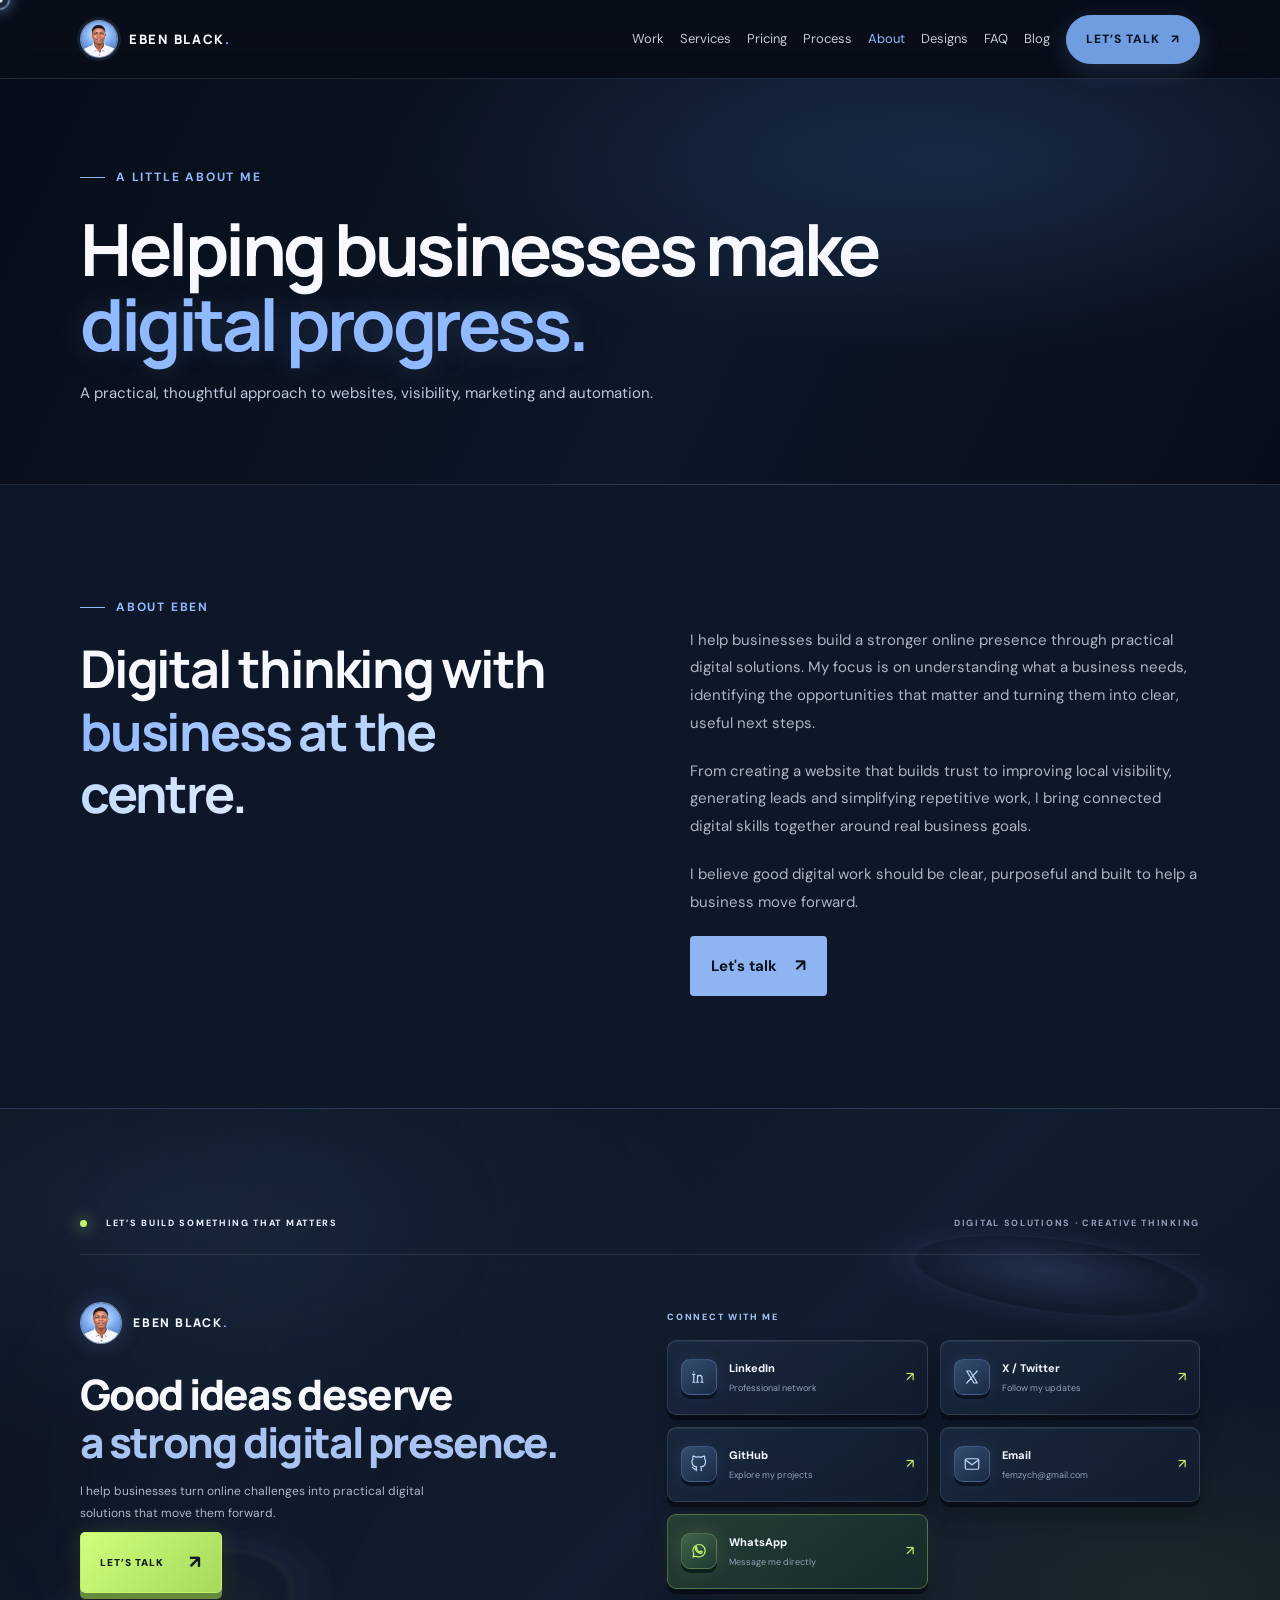
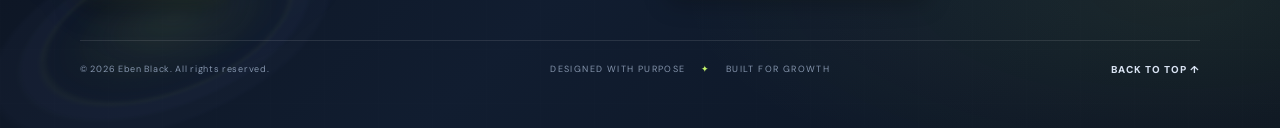
<file: about.html>
<!doctype html>
<html lang="en">
<head>
  <meta charset="UTF-8">
  <meta name="viewport" content="width=device-width, initial-scale=1">
  <meta name="theme-color" content="#10131a">
  <meta name="description" content="I help businesses build a stronger online presence through thoughtful, practical digital solutions.">
  <meta property="og:title" content="Eben Black — Digital Growth & Business Solutions">
  <meta property="og:description" content="Practical digital solutions that help businesses get seen, win customers and grow.">
  <meta property="og:type" content="website">
  <title>About | Eben Black</title>
  <link rel="preconnect" href="https://fonts.googleapis.com">
  <link rel="preconnect" href="https://fonts.gstatic.com" crossorigin>
  <link href="https://fonts.googleapis.com/css2?family=DM+Sans:wght@400;500;600;700&family=Manrope:wght@400;500;600;700;800&display=swap" rel="stylesheet">
  <link rel="icon" type="image/png" href="/assets/eben-favicon.png?v=5"><link rel="apple-touch-icon" type="image/png" href="/assets/eben-favicon.png?v=5"><link rel="stylesheet" href="styles.css">
  <script src="script.js" defer></script>
</head>
<body>
<header class="site-header">
<nav class="nav container" aria-label="Main navigation">
<a class="brand" href="/" aria-label="Eben Black home"><img class="brand-photo" src="/assets/eben-portrait.jpg?v=5" alt="Eben Black portrait" width="38" height="38" loading="eager"><span>EBEN BLACK<span class="brand-dot">.</span></span></a>
<button class="menu-toggle" aria-label="Open navigation" aria-expanded="false" aria-controls="nav-links"><span></span><span></span></button>
<div class="nav-links" id="nav-links">
<a href="/work.html">Work</a><a href="/services.html">Services</a><a href="/pricing.html">Pricing</a><a href="/approach.html">Process</a><a href="/about.html" aria-current="page">About</a><a href="/designs.html">Designs</a><a href="/faq.html">FAQ</a><a href="/blog.html">Blog</a><a href="/contact.html" class="nav-cta">LET’S TALK <span aria-hidden="true">↗</span></a>
</div></nav></header>
<main><section class="page-hero"><div class="container"><p class="eyebrow"><span class="eyebrow-line"></span>A LITTLE ABOUT ME</p><h1>Helping businesses make <span class="hero-highlight">digital progress.</span></h1><p class="page-lead">A practical, thoughtful approach to websites, visibility, marketing and automation.</p></div></section><section class="section about-page-section"><div class="container split-layout"><div><p class="eyebrow"><span class="eyebrow-line"></span> ABOUT EBEN</p><h2 class="section-heading">Digital thinking with <span class="gradient-text">business at the centre.</span></h2></div><div class="about-copy"><p>I help businesses build a stronger online presence through practical digital solutions. My focus is on understanding what a business needs, identifying the opportunities that matter and turning them into clear, useful next steps.</p><p>From creating a website that builds trust to improving local visibility, generating leads and simplifying repetitive work, I bring connected digital skills together around real business goals.</p><p>I believe good digital work should be clear, purposeful and built to help a business move forward.</p><a class="button button-primary" href="/contact.html">Let's talk <span aria-hidden="true">↗</span></a></div></div></section></main>
<footer class="footer footer-3d">
  <div class="footer-scene" aria-hidden="true"><span class="footer-orb footer-orb-one"></span><span class="footer-orb footer-orb-two"></span><span class="footer-grid-glow"></span></div>
  <div class="container footer-shell">
    <div class="footer-topline"><span class="footer-kicker"><i></i> LET’S BUILD SOMETHING THAT MATTERS</span><span class="footer-coordinate">DIGITAL SOLUTIONS · CREATIVE THINKING</span></div>
    <div class="footer-main">
      <div class="footer-brand-column">
        <a class="brand footer-brand" href="/" aria-label="Eben Black home"><img class="brand-photo" src="/assets/eben-portrait.jpg?v=5" alt="Eben Black"><span>EBEN BLACK<span class="brand-dot">.</span></span></a>
        <h2>Good ideas deserve<br><span>a strong digital presence.</span></h2>
        <p>I help businesses turn online challenges into practical digital solutions that move them forward.</p>
        <a class="footer-cta" href="mailto:femzych@gmail.com">LET’S TALK <span aria-hidden="true">↗</span></a>
      </div>
      <div class="footer-contact-column">
        <span class="footer-column-label">CONNECT WITH ME</span>
        <div class="footer-contact-grid">
          <a class="footer-contact-card" href="https://www.linkedin.com/in/femzy-ch-ebenclack" target="_blank" rel="noopener noreferrer" aria-label="Connect with Eben Black on LinkedIn">
            <span class="footer-icon"><svg viewBox="0 0 24 24" aria-hidden="true"><path d="M5 8.5V19M5 5.2v.1M10 19v-6.1c0-2 1.1-3.2 3-3.2s3 1.2 3 3.2V19M10 10v9M3.5 8.5h3M3.5 19h3M8.5 19h3M14.5 19h3" /></svg></span>
            <span><strong>LinkedIn</strong><small>Professional network</small></span><b>↗</b>
          </a>
          <a class="footer-contact-card" href="https://x.com/Femzych" target="_blank" rel="noopener noreferrer" aria-label="Follow Eben Black on X">
            <span class="footer-icon footer-icon-x"><svg viewBox="0 0 24 24" aria-hidden="true"><path d="M5 4h4.4l9.6 16h-4.4L5 4Zm0 16 6.5-7.1M12.5 11.1 19 4" /></svg></span>
            <span><strong>X / Twitter</strong><small>Follow my updates</small></span><b>↗</b>
          </a>
          <a class="footer-contact-card" href="https://github.com/ebenblack" target="_blank" rel="noopener noreferrer" aria-label="View Eben Black on GitHub">
            <span class="footer-icon"><svg viewBox="0 0 24 24" aria-hidden="true"><path d="M9 19c-4.2 1.3-4.2-2.1-5.9-2.5M15 21v-3.2c0-.9.1-1.5-.5-2.1 3.1-.3 6.3-1.5 6.3-6.8a5.3 5.3 0 0 0-1.4-3.7 4.9 4.9 0 0 0-.1-3.7s-1.2-.4-4 1.4a13.7 13.7 0 0 0-7.2 0C5.3 1.1 4.1 1.5 4.1 1.5A4.9 4.9 0 0 0 4 5.2a5.3 5.3 0 0 0-1.4 3.7c0 5.3 3.2 6.5 6.3 6.8-.6.5-.6 1.1-.5 2.1V21" /></svg></span>
            <span><strong>GitHub</strong><small>Explore my projects</small></span><b>↗</b>
          </a>
          <a class="footer-contact-card" href="mailto:femzych@gmail.com" aria-label="Email Eben Black">
            <span class="footer-icon"><svg viewBox="0 0 24 24" aria-hidden="true"><rect x="3" y="5" width="18" height="14" rx="2"/><path d="m4 7 8 6 8-6"/></svg></span>
            <span><strong>Email</strong><small>femzych@gmail.com</small></span><b>↗</b>
          </a>
          <a class="footer-contact-card footer-whatsapp" href="https://wa.me/2347017532933" target="_blank" rel="noopener noreferrer" aria-label="Chat with Eben Black on WhatsApp">
            <span class="footer-icon"><svg viewBox="0 0 24 24" aria-hidden="true"><path d="M20.2 11.7a8.2 8.2 0 0 1-12.1 7.2L4 20l1.1-4A8.2 8.2 0 1 1 20.2 11.7Z"/><path d="M8.5 8.2c.4 2.5 2.2 4.3 4.8 5.2l1.2-1.2 2 .9c-.2 1.4-1.1 2.1-2.5 2-3.7-.4-6.8-3.4-7.1-6.8-.1-1.1.6-2 1.7-2.1l.9 2-1 1Z"/></svg></span>
            <span><strong>WhatsApp</strong><small>Message me directly</small></span><b>↗</b>
          </a>
        </div>
      </div>
    </div>
    <div class="footer-bottom"><span>© <span id="year"></span> Eben Black. All rights reserved.</span><span>DESIGNED WITH PURPOSE <i>✦</i> BUILT FOR GROWTH</span><a href="#home">BACK TO TOP ↑</a></div>
  </div>
</footer>
</body>
</html>
</file>
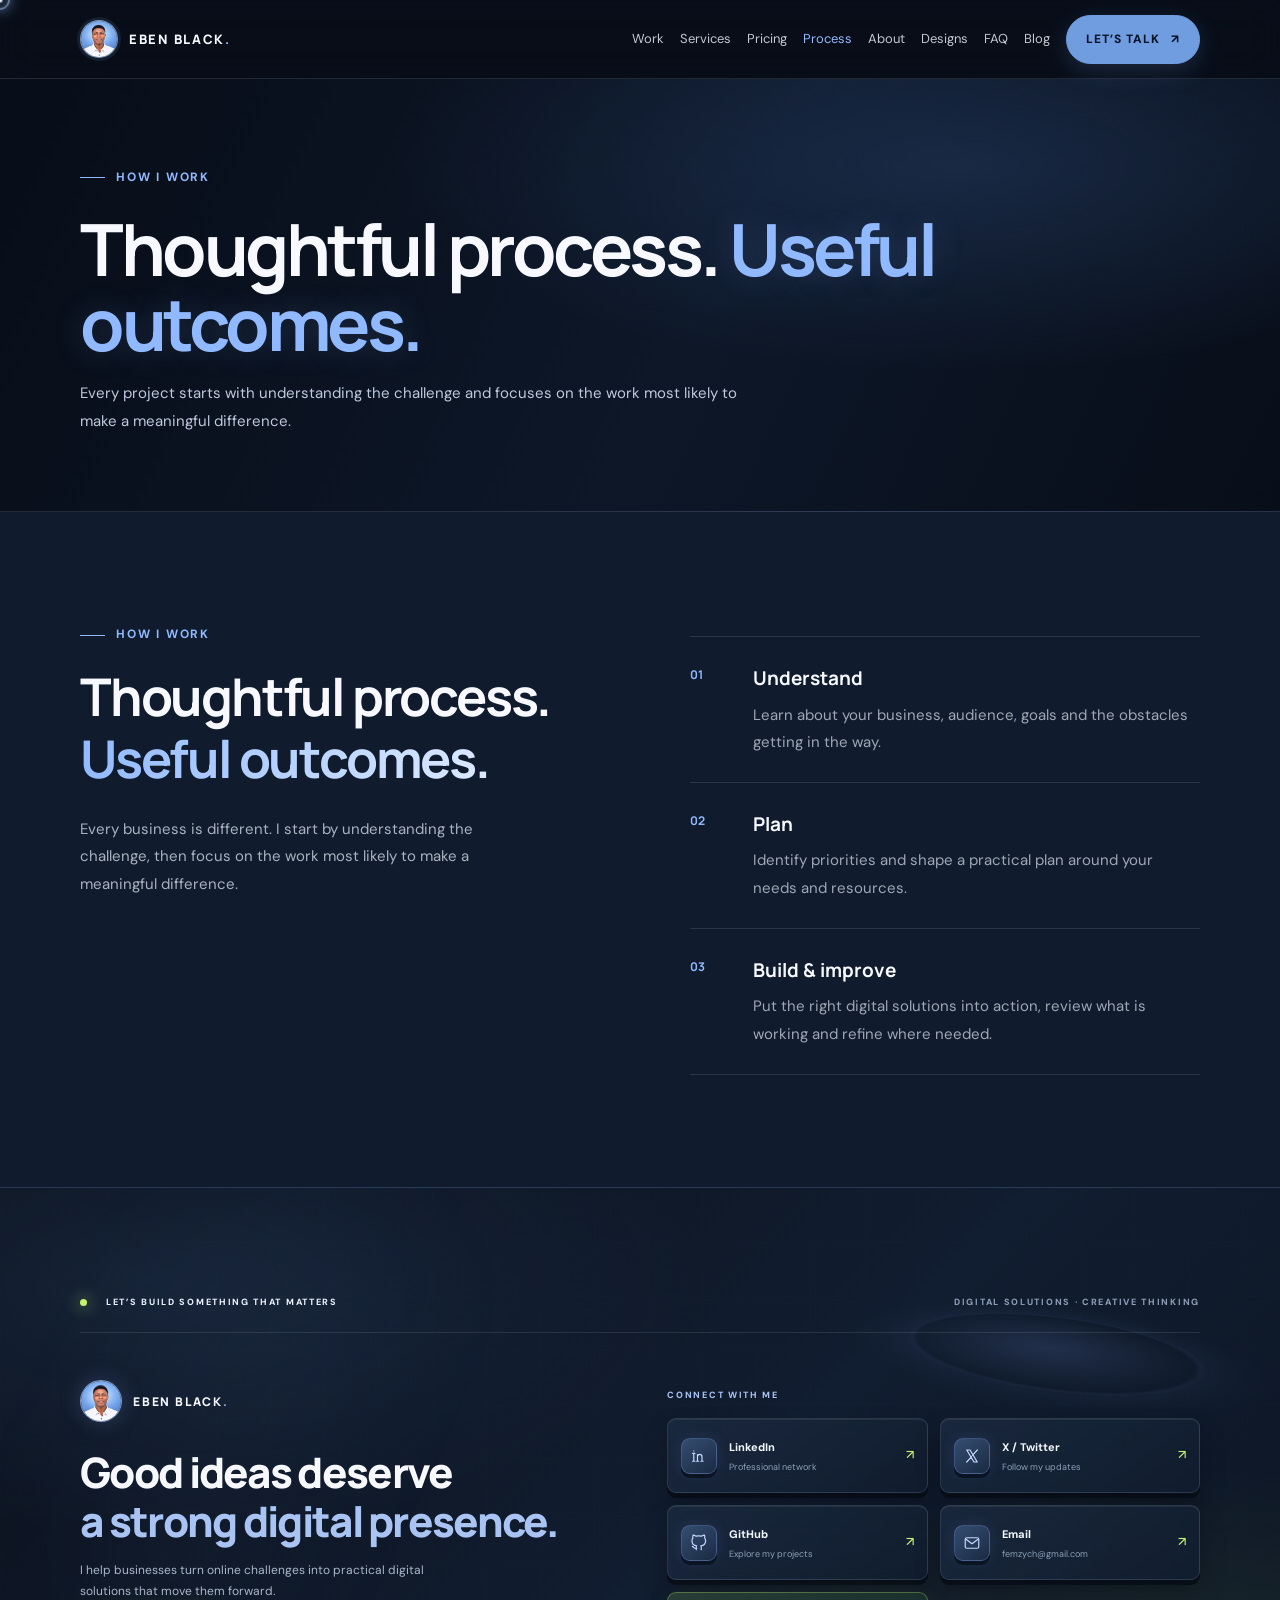
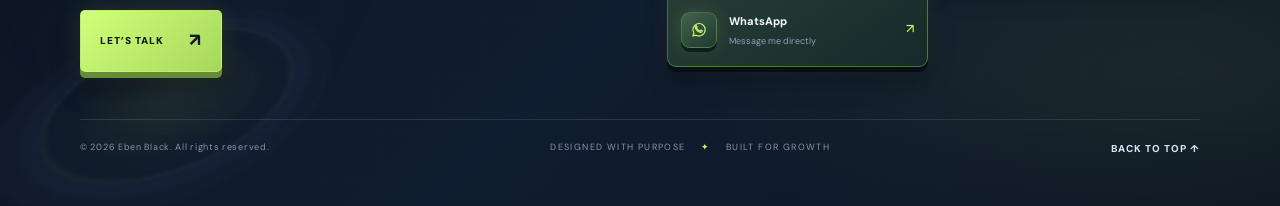
<file: approach.html>
<!doctype html>
<html lang="en">
<head>
  <meta charset="UTF-8">
  <meta name="viewport" content="width=device-width, initial-scale=1">
  <meta name="theme-color" content="#10131a">
  <meta name="description" content="A clear process for understanding your business, planning priorities and building useful digital solutions.">
  <meta property="og:title" content="Eben Black — Digital Growth & Business Solutions">
  <meta property="og:description" content="Practical digital solutions that help businesses get seen, win customers and grow.">
  <meta property="og:type" content="website">
  <title>My approach | Eben Black</title>
  <link rel="preconnect" href="https://fonts.googleapis.com">
  <link rel="preconnect" href="https://fonts.gstatic.com" crossorigin>
  <link href="https://fonts.googleapis.com/css2?family=DM+Sans:wght@400;500;600;700&family=Manrope:wght@400;500;600;700;800&display=swap" rel="stylesheet">
  <link rel="icon" type="image/png" href="/assets/eben-favicon.png?v=5"><link rel="apple-touch-icon" type="image/png" href="/assets/eben-favicon.png?v=5"><link rel="stylesheet" href="styles.css">
  <script src="script.js" defer></script>
</head>
<body>
<header class="site-header">
<nav class="nav container" aria-label="Main navigation">
<a class="brand" href="/" aria-label="Eben Black home"><img class="brand-photo" src="/assets/eben-portrait.jpg?v=5" alt="Eben Black portrait" width="38" height="38" loading="eager"><span>EBEN BLACK<span class="brand-dot">.</span></span></a>
<button class="menu-toggle" aria-label="Open navigation" aria-expanded="false" aria-controls="nav-links"><span></span><span></span></button>
<div class="nav-links" id="nav-links">
<a href="/work.html">Work</a><a href="/services.html">Services</a><a href="/pricing.html">Pricing</a><a href="/approach.html" aria-current="page">Process</a><a href="/about.html">About</a><a href="/designs.html">Designs</a><a href="/faq.html">FAQ</a><a href="/blog.html">Blog</a><a href="/contact.html" class="nav-cta">LET’S TALK <span aria-hidden="true">↗</span></a>
</div></nav></header>
<main><section class="page-hero"><div class="container"><p class="eyebrow"><span class="eyebrow-line"></span>HOW I WORK</p><h1>Thoughtful process. <span class="hero-highlight">Useful outcomes.</span></h1><p class="page-lead">Every project starts with understanding the challenge and focuses on the work most likely to make a meaningful difference.</p></div></section><section class="section approach-section" id="approach">
      <div class="container approach-layout">
        <div><p class="eyebrow"><span class="eyebrow-line"></span> HOW I WORK</p><h2 class="section-heading">Thoughtful process.<br><span class="gradient-text">Useful outcomes.</span></h2><p class="approach-lead">Every business is different. I start by understanding the challenge, then focus on the work most likely to make a meaningful difference.</p></div>
        <div class="steps">
          <article class="step"><span>01</span><div><h3>Understand</h3><p>Learn about your business, audience, goals and the obstacles getting in the way.</p></div></article>
          <article class="step"><span>02</span><div><h3>Plan</h3><p>Identify priorities and shape a practical plan around your needs and resources.</p></div></article>
          <article class="step"><span>03</span><div><h3>Build &amp; improve</h3><p>Put the right digital solutions into action, review what is working and refine where needed.</p></div></article>
        </div>
      </div>
    </section></main>
<footer class="footer footer-3d">
  <div class="footer-scene" aria-hidden="true"><span class="footer-orb footer-orb-one"></span><span class="footer-orb footer-orb-two"></span><span class="footer-grid-glow"></span></div>
  <div class="container footer-shell">
    <div class="footer-topline"><span class="footer-kicker"><i></i> LET’S BUILD SOMETHING THAT MATTERS</span><span class="footer-coordinate">DIGITAL SOLUTIONS · CREATIVE THINKING</span></div>
    <div class="footer-main">
      <div class="footer-brand-column">
        <a class="brand footer-brand" href="/" aria-label="Eben Black home"><img class="brand-photo" src="/assets/eben-portrait.jpg?v=5" alt="Eben Black"><span>EBEN BLACK<span class="brand-dot">.</span></span></a>
        <h2>Good ideas deserve<br><span>a strong digital presence.</span></h2>
        <p>I help businesses turn online challenges into practical digital solutions that move them forward.</p>
        <a class="footer-cta" href="mailto:femzych@gmail.com">LET’S TALK <span aria-hidden="true">↗</span></a>
      </div>
      <div class="footer-contact-column">
        <span class="footer-column-label">CONNECT WITH ME</span>
        <div class="footer-contact-grid">
          <a class="footer-contact-card" href="https://www.linkedin.com/in/femzy-ch-ebenclack" target="_blank" rel="noopener noreferrer" aria-label="Connect with Eben Black on LinkedIn">
            <span class="footer-icon"><svg viewBox="0 0 24 24" aria-hidden="true"><path d="M5 8.5V19M5 5.2v.1M10 19v-6.1c0-2 1.1-3.2 3-3.2s3 1.2 3 3.2V19M10 10v9M3.5 8.5h3M3.5 19h3M8.5 19h3M14.5 19h3" /></svg></span>
            <span><strong>LinkedIn</strong><small>Professional network</small></span><b>↗</b>
          </a>
          <a class="footer-contact-card" href="https://x.com/Femzych" target="_blank" rel="noopener noreferrer" aria-label="Follow Eben Black on X">
            <span class="footer-icon footer-icon-x"><svg viewBox="0 0 24 24" aria-hidden="true"><path d="M5 4h4.4l9.6 16h-4.4L5 4Zm0 16 6.5-7.1M12.5 11.1 19 4" /></svg></span>
            <span><strong>X / Twitter</strong><small>Follow my updates</small></span><b>↗</b>
          </a>
          <a class="footer-contact-card" href="https://github.com/ebenblack" target="_blank" rel="noopener noreferrer" aria-label="View Eben Black on GitHub">
            <span class="footer-icon"><svg viewBox="0 0 24 24" aria-hidden="true"><path d="M9 19c-4.2 1.3-4.2-2.1-5.9-2.5M15 21v-3.2c0-.9.1-1.5-.5-2.1 3.1-.3 6.3-1.5 6.3-6.8a5.3 5.3 0 0 0-1.4-3.7 4.9 4.9 0 0 0-.1-3.7s-1.2-.4-4 1.4a13.7 13.7 0 0 0-7.2 0C5.3 1.1 4.1 1.5 4.1 1.5A4.9 4.9 0 0 0 4 5.2a5.3 5.3 0 0 0-1.4 3.7c0 5.3 3.2 6.5 6.3 6.8-.6.5-.6 1.1-.5 2.1V21" /></svg></span>
            <span><strong>GitHub</strong><small>Explore my projects</small></span><b>↗</b>
          </a>
          <a class="footer-contact-card" href="mailto:femzych@gmail.com" aria-label="Email Eben Black">
            <span class="footer-icon"><svg viewBox="0 0 24 24" aria-hidden="true"><rect x="3" y="5" width="18" height="14" rx="2"/><path d="m4 7 8 6 8-6"/></svg></span>
            <span><strong>Email</strong><small>femzych@gmail.com</small></span><b>↗</b>
          </a>
          <a class="footer-contact-card footer-whatsapp" href="https://wa.me/2347017532933" target="_blank" rel="noopener noreferrer" aria-label="Chat with Eben Black on WhatsApp">
            <span class="footer-icon"><svg viewBox="0 0 24 24" aria-hidden="true"><path d="M20.2 11.7a8.2 8.2 0 0 1-12.1 7.2L4 20l1.1-4A8.2 8.2 0 1 1 20.2 11.7Z"/><path d="M8.5 8.2c.4 2.5 2.2 4.3 4.8 5.2l1.2-1.2 2 .9c-.2 1.4-1.1 2.1-2.5 2-3.7-.4-6.8-3.4-7.1-6.8-.1-1.1.6-2 1.7-2.1l.9 2-1 1Z"/></svg></span>
            <span><strong>WhatsApp</strong><small>Message me directly</small></span><b>↗</b>
          </a>
        </div>
      </div>
    </div>
    <div class="footer-bottom"><span>© <span id="year"></span> Eben Black. All rights reserved.</span><span>DESIGNED WITH PURPOSE <i>✦</i> BUILT FOR GROWTH</span><a href="#home">BACK TO TOP ↑</a></div>
  </div>
</footer>
</body>
</html>
</file>
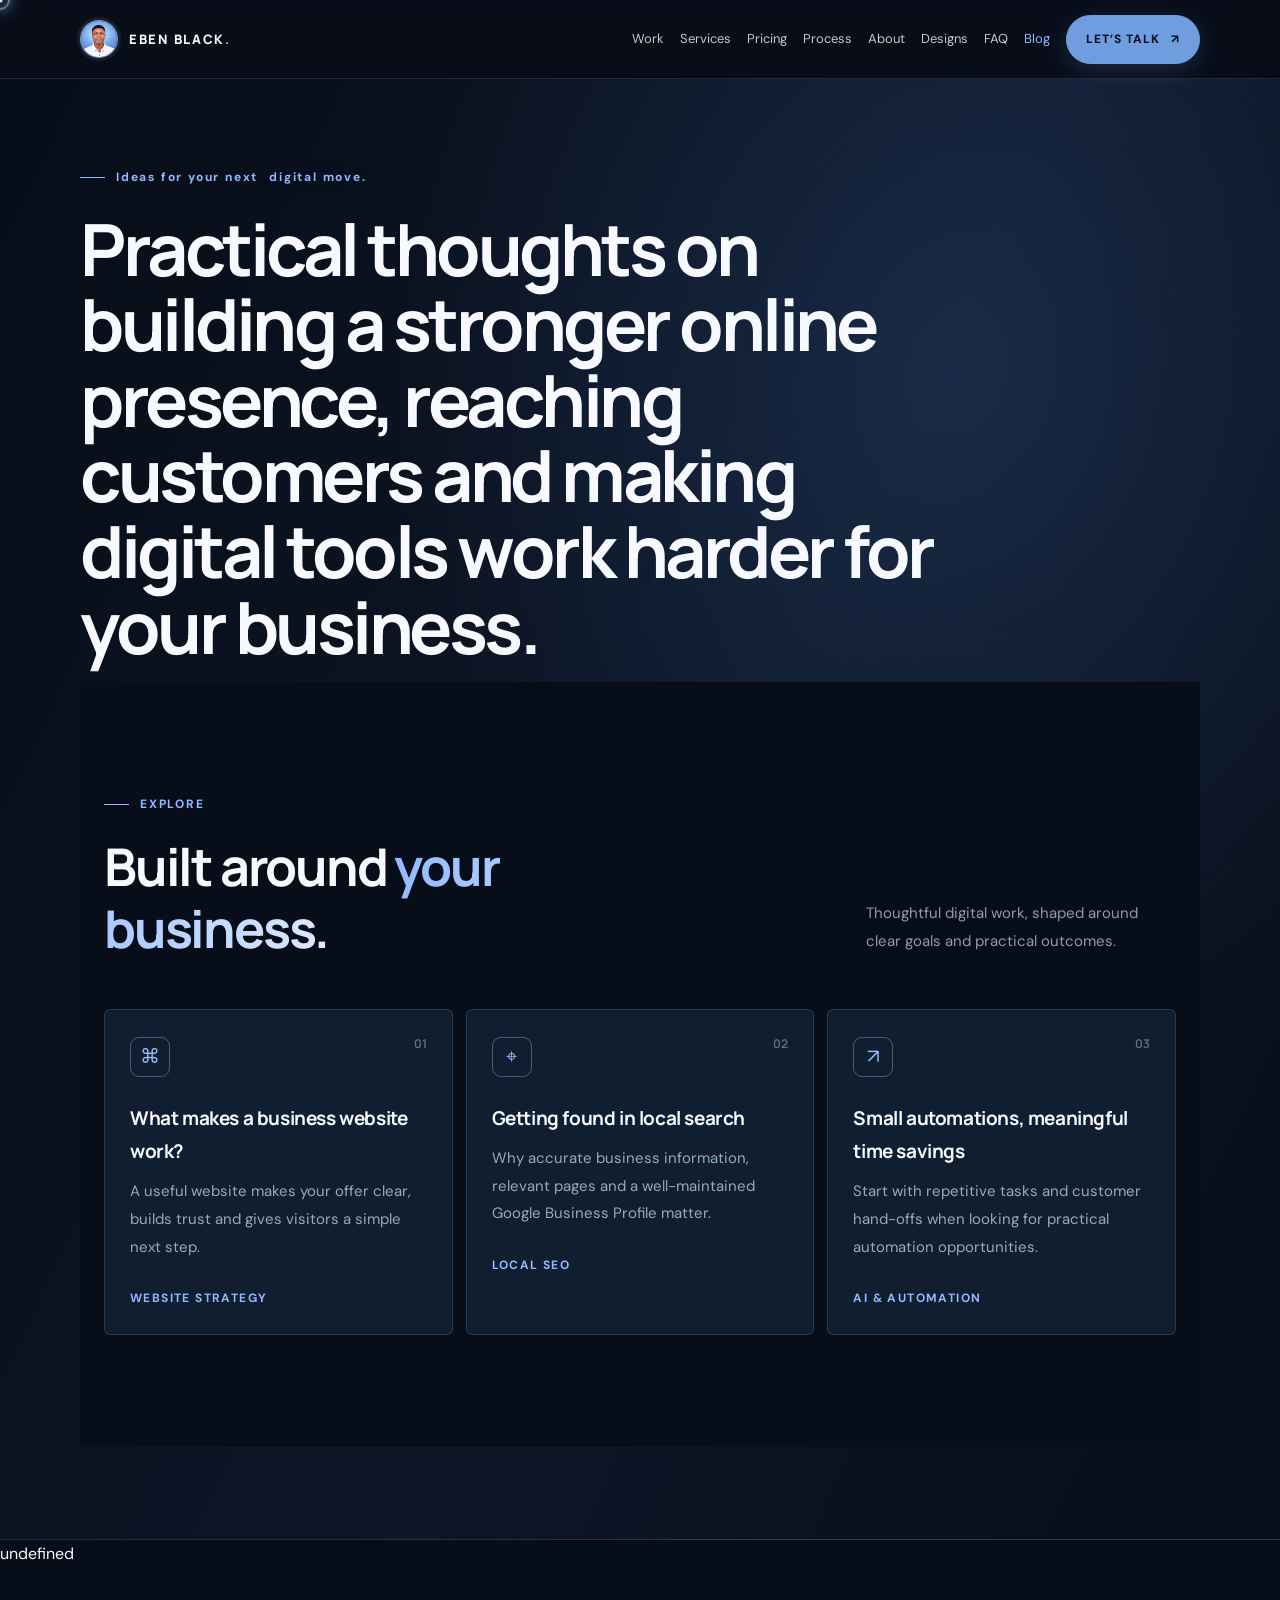
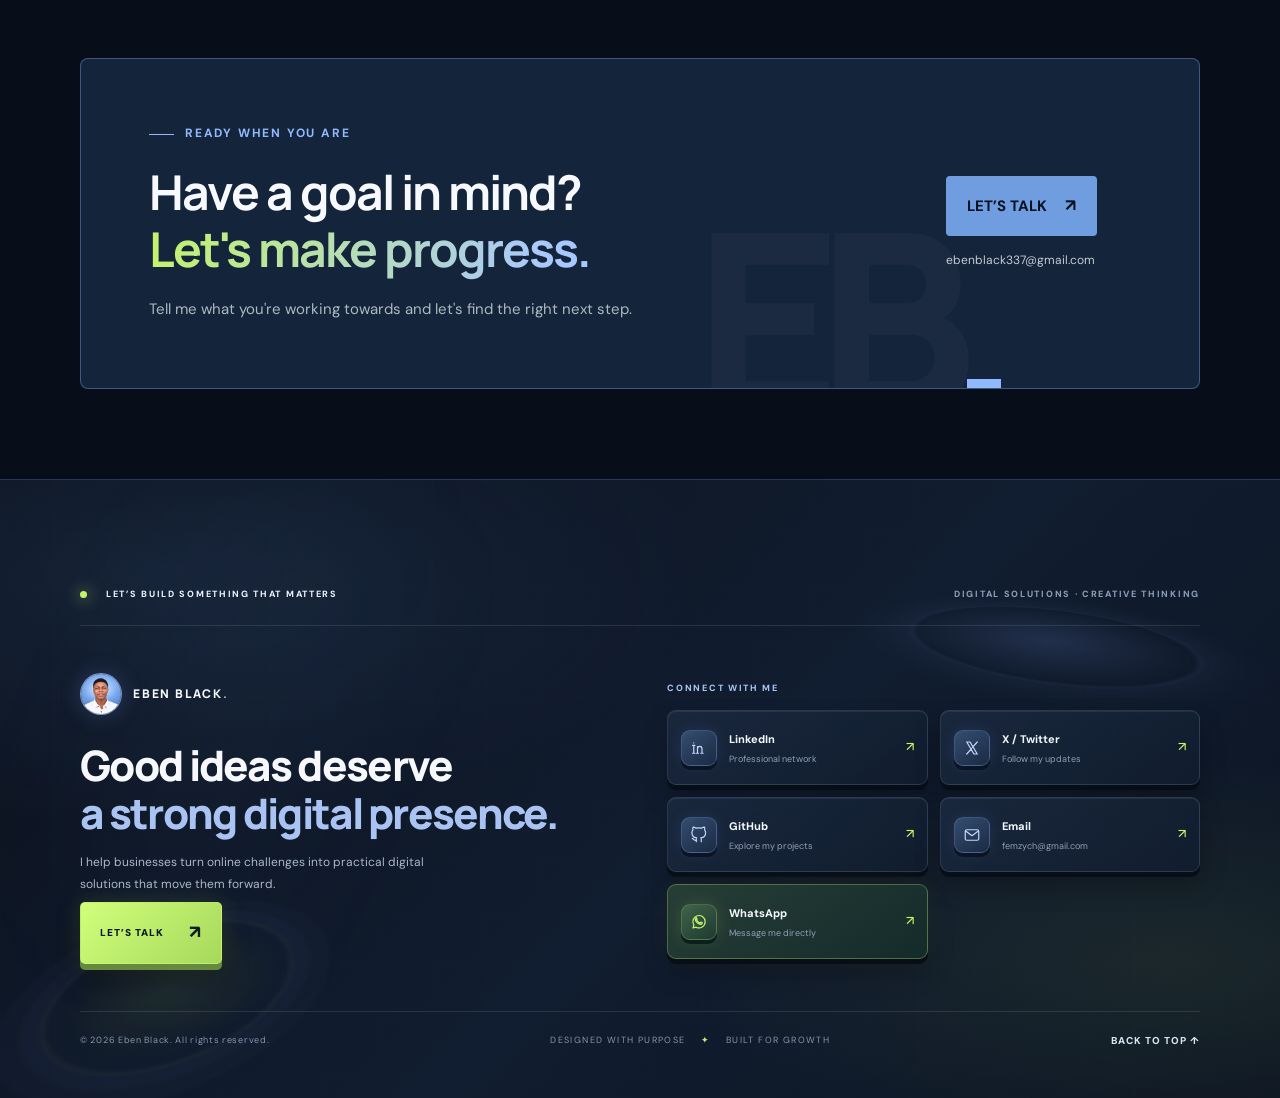
<file: blog.html>
<!doctype html><html lang="en"><head><meta charset="UTF-8"><meta name="viewport" content="width=device-width, initial-scale=1"><meta name="theme-color" content="#10131a"><meta name="description" content="Practical insights on websites, digital marketing, search visibility and business automation."><title>Blog | Eben Black</title><link rel="preconnect" href="https://fonts.googleapis.com"><link rel="preconnect" href="https://fonts.gstatic.com" crossorigin><link href="https://fonts.googleapis.com/css2?family=DM+Sans:wght@400;500;600;700&family=Manrope:wght@400;500;600;700;800&display=swap" rel="stylesheet"><link rel="icon" type="image/png" href="/assets/eben-favicon.png?v=5"><link rel="stylesheet" href="styles.css"><script src="script.js" defer></script></head><body><header class="site-header"><nav class="nav container" aria-label="Main navigation"><a class="brand" href="/" aria-label="Eben Black home"><img class="brand-photo" src="/assets/eben-portrait.jpg?v=5" alt="Eben Black portrait" width="38" height="38"><span>EBEN BLACK<span class="brand-dot">.</span></span></a><button class="menu-toggle" aria-label="Open navigation" aria-expanded="false" aria-controls="nav-links"><span></span><span></span></button><div class="nav-links" id="nav-links"><a href="/work.html">Work</a><a href="/services.html">Services</a><a href="/pricing.html">Pricing</a><a href="/approach.html">Process</a><a href="/about.html">About</a><a href="/designs.html">Designs</a><a href="/faq.html">FAQ</a><a href="/blog.html" aria-current="page">Blog</a><a href="/contact.html" class="nav-cta">LET’S TALK <span aria-hidden="true">↗</span></a></div></nav></header><main><section class="page-hero"><div class="container"><p class="eyebrow"><span class="eyebrow-line"></span>Ideas for your next <span class="hero-highlight">digital move.</span></p><h1>Practical thoughts on building a stronger online presence, reaching customers and making digital tools work harder for your business.</h1><p class="page-lead"><section class="section services-section"><div class="container"><div class="section-intro"><div><p class="eyebrow"><span class="eyebrow-line"></span> EXPLORE</p><h2 class="section-heading">Built around <span class="gradient-text">your business.</span></h2></div><p class="intro-note">Thoughtful digital work, shaped around clear goals and practical outcomes.</p></div><div class="service-grid"><article class="service-card"><span class="service-number">01</span><div class="service-icon">⌘</div><h3>What makes a business website work?</h3><p>A useful website makes your offer clear, builds trust and gives visitors a simple next step.</p><span class="service-tag">WEBSITE STRATEGY</span></article><article class="service-card"><span class="service-number">02</span><div class="service-icon">⌖</div><h3>Getting found in local search</h3><p>Why accurate business information, relevant pages and a well-maintained Google Business Profile matter.</p><span class="service-tag">LOCAL SEO</span></article><article class="service-card"><span class="service-number">03</span><div class="service-icon">↗</div><h3>Small automations, meaningful time savings</h3><p>Start with repetitive tasks and customer hand-offs when looking for practical automation opportunities.</p><span class="service-tag">AI & AUTOMATION</span></article></div></div></section></p></div></section>undefined<section class="section contact-section"><div class="container contact-panel"><div><p class="eyebrow"><span class="eyebrow-line"></span> READY WHEN YOU ARE</p><h2>Have a goal in mind?<br><span class="gradient-text">Let's make progress.</span></h2><p>Tell me what you're working towards and let's find the right next step.</p></div><div class="contact-action"><a class="button button-light" href="/contact.html">LET’S TALK <span aria-hidden="true">↗</span></a><a class="contact-email" href="mailto:ebenblack337@gmail.com">ebenblack337@gmail.com</a></div><div class="contact-decoration">EB<span>.</span></div></div></section></main><footer class="footer footer-3d">
  <div class="footer-scene" aria-hidden="true"><span class="footer-orb footer-orb-one"></span><span class="footer-orb footer-orb-two"></span><span class="footer-grid-glow"></span></div>
  <div class="container footer-shell">
    <div class="footer-topline"><span class="footer-kicker"><i></i> LET’S BUILD SOMETHING THAT MATTERS</span><span class="footer-coordinate">DIGITAL SOLUTIONS · CREATIVE THINKING</span></div>
    <div class="footer-main">
      <div class="footer-brand-column">
        <a class="brand footer-brand" href="/" aria-label="Eben Black home"><img class="brand-photo" src="/assets/eben-portrait.jpg?v=5" alt="Eben Black"><span>EBEN BLACK<span class="brand-dot">.</span></span></a>
        <h2>Good ideas deserve<br><span>a strong digital presence.</span></h2>
        <p>I help businesses turn online challenges into practical digital solutions that move them forward.</p>
        <a class="footer-cta" href="mailto:femzych@gmail.com">LET’S TALK <span aria-hidden="true">↗</span></a>
      </div>
      <div class="footer-contact-column">
        <span class="footer-column-label">CONNECT WITH ME</span>
        <div class="footer-contact-grid">
          <a class="footer-contact-card" href="https://www.linkedin.com/in/femzy-ch-ebenclack" target="_blank" rel="noopener noreferrer" aria-label="Connect with Eben Black on LinkedIn">
            <span class="footer-icon"><svg viewBox="0 0 24 24" aria-hidden="true"><path d="M5 8.5V19M5 5.2v.1M10 19v-6.1c0-2 1.1-3.2 3-3.2s3 1.2 3 3.2V19M10 10v9M3.5 8.5h3M3.5 19h3M8.5 19h3M14.5 19h3" /></svg></span>
            <span><strong>LinkedIn</strong><small>Professional network</small></span><b>↗</b>
          </a>
          <a class="footer-contact-card" href="https://x.com/Femzych" target="_blank" rel="noopener noreferrer" aria-label="Follow Eben Black on X">
            <span class="footer-icon footer-icon-x"><svg viewBox="0 0 24 24" aria-hidden="true"><path d="M5 4h4.4l9.6 16h-4.4L5 4Zm0 16 6.5-7.1M12.5 11.1 19 4" /></svg></span>
            <span><strong>X / Twitter</strong><small>Follow my updates</small></span><b>↗</b>
          </a>
          <a class="footer-contact-card" href="https://github.com/ebenblack" target="_blank" rel="noopener noreferrer" aria-label="View Eben Black on GitHub">
            <span class="footer-icon"><svg viewBox="0 0 24 24" aria-hidden="true"><path d="M9 19c-4.2 1.3-4.2-2.1-5.9-2.5M15 21v-3.2c0-.9.1-1.5-.5-2.1 3.1-.3 6.3-1.5 6.3-6.8a5.3 5.3 0 0 0-1.4-3.7 4.9 4.9 0 0 0-.1-3.7s-1.2-.4-4 1.4a13.7 13.7 0 0 0-7.2 0C5.3 1.1 4.1 1.5 4.1 1.5A4.9 4.9 0 0 0 4 5.2a5.3 5.3 0 0 0-1.4 3.7c0 5.3 3.2 6.5 6.3 6.8-.6.5-.6 1.1-.5 2.1V21" /></svg></span>
            <span><strong>GitHub</strong><small>Explore my projects</small></span><b>↗</b>
          </a>
          <a class="footer-contact-card" href="mailto:femzych@gmail.com" aria-label="Email Eben Black">
            <span class="footer-icon"><svg viewBox="0 0 24 24" aria-hidden="true"><rect x="3" y="5" width="18" height="14" rx="2"/><path d="m4 7 8 6 8-6"/></svg></span>
            <span><strong>Email</strong><small>femzych@gmail.com</small></span><b>↗</b>
          </a>
          <a class="footer-contact-card footer-whatsapp" href="https://wa.me/2347017532933" target="_blank" rel="noopener noreferrer" aria-label="Chat with Eben Black on WhatsApp">
            <span class="footer-icon"><svg viewBox="0 0 24 24" aria-hidden="true"><path d="M20.2 11.7a8.2 8.2 0 0 1-12.1 7.2L4 20l1.1-4A8.2 8.2 0 1 1 20.2 11.7Z"/><path d="M8.5 8.2c.4 2.5 2.2 4.3 4.8 5.2l1.2-1.2 2 .9c-.2 1.4-1.1 2.1-2.5 2-3.7-.4-6.8-3.4-7.1-6.8-.1-1.1.6-2 1.7-2.1l.9 2-1 1Z"/></svg></span>
            <span><strong>WhatsApp</strong><small>Message me directly</small></span><b>↗</b>
          </a>
        </div>
      </div>
    </div>
    <div class="footer-bottom"><span>© <span id="year"></span> Eben Black. All rights reserved.</span><span>DESIGNED WITH PURPOSE <i>✦</i> BUILT FOR GROWTH</span><a href="#home">BACK TO TOP ↑</a></div>
  </div>
</footer></body></html>
</file>
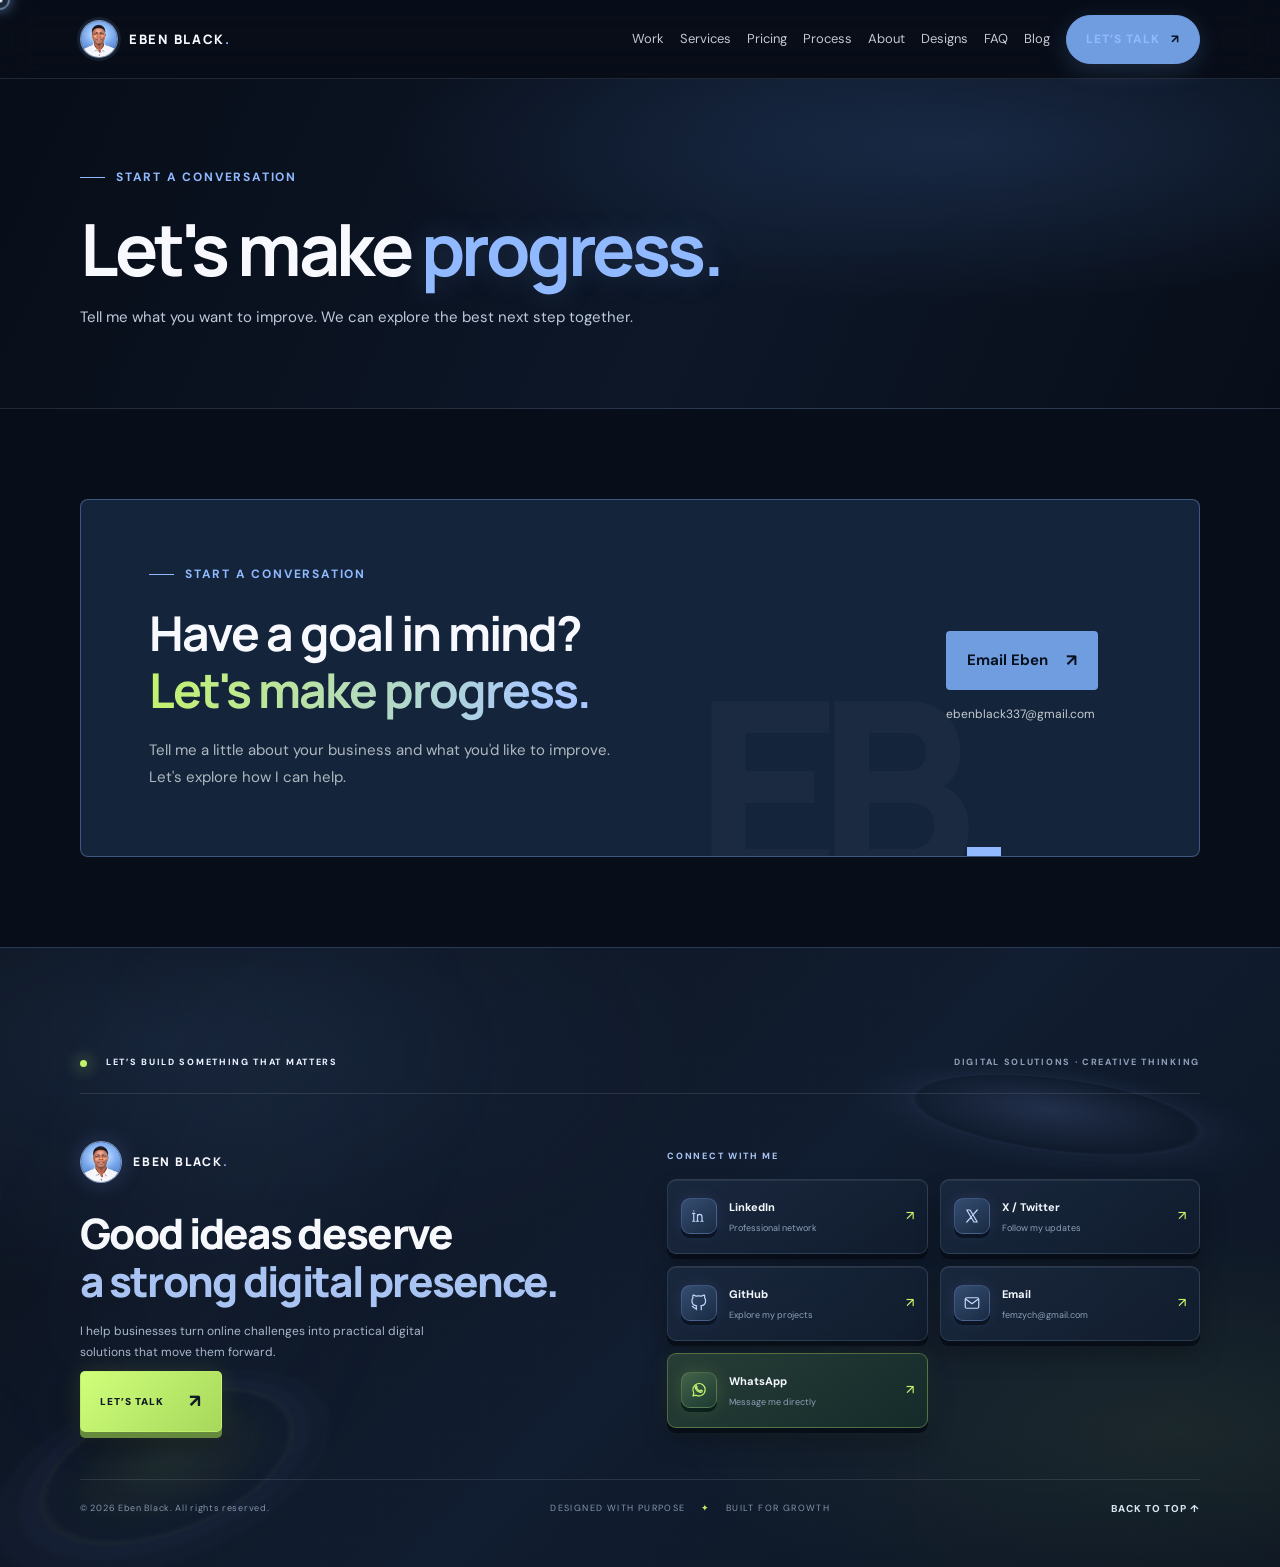
<file: contact.html>
<!doctype html>
<html lang="en">
<head>
  <meta charset="UTF-8">
  <meta name="viewport" content="width=device-width, initial-scale=1">
  <meta name="theme-color" content="#10131a">
  <meta name="description" content="Start a conversation about your business goals and how practical digital solutions can help.">
  <meta property="og:title" content="Eben Black — Digital Growth & Business Solutions">
  <meta property="og:description" content="Practical digital solutions that help businesses get seen, win customers and grow.">
  <meta property="og:type" content="website">
  <title>Let's talk | Eben Black</title>
  <link rel="preconnect" href="https://fonts.googleapis.com">
  <link rel="preconnect" href="https://fonts.gstatic.com" crossorigin>
  <link href="https://fonts.googleapis.com/css2?family=DM+Sans:wght@400;500;600;700&family=Manrope:wght@400;500;600;700;800&display=swap" rel="stylesheet">
  <link rel="icon" type="image/png" href="/assets/eben-favicon.png?v=5"><link rel="apple-touch-icon" type="image/png" href="/assets/eben-favicon.png?v=5"><link rel="stylesheet" href="styles.css">
  <script src="script.js" defer></script>
</head>
<body>
<header class="site-header">
<nav class="nav container" aria-label="Main navigation">
<a class="brand" href="/" aria-label="Eben Black home"><img class="brand-photo" src="/assets/eben-portrait.jpg?v=5" alt="Eben Black portrait" width="38" height="38" loading="eager"><span>EBEN BLACK<span class="brand-dot">.</span></span></a>
<button class="menu-toggle" aria-label="Open navigation" aria-expanded="false" aria-controls="nav-links"><span></span><span></span></button>
<div class="nav-links" id="nav-links">
<a href="/work.html">Work</a><a href="/services.html">Services</a><a href="/pricing.html">Pricing</a><a href="/approach.html">Process</a><a href="/about.html">About</a><a href="/designs.html">Designs</a><a href="/faq.html">FAQ</a><a href="/blog.html">Blog</a><a href="/contact.html" class="nav-cta" aria-current="page">LET’S TALK <span aria-hidden="true">↗</span></a>
</div></nav></header>
<main><section class="page-hero"><div class="container"><p class="eyebrow"><span class="eyebrow-line"></span>START A CONVERSATION</p><h1>Let's make <span class="hero-highlight">progress.</span></h1><p class="page-lead">Tell me what you want to improve. We can explore the best next step together.</p></div></section><section class="section contact-section" id="contact">
      <div class="container contact-panel"><div><p class="eyebrow"><span class="eyebrow-line"></span> START A CONVERSATION</p><h2>Have a goal in mind?<br><span class="gradient-text">Let's make progress.</span></h2><p>Tell me a little about your business and what you'd like to improve. Let's explore how I can help.</p></div><div class="contact-action"><a class="button button-light" href="mailto:ebenblack337@gmail.com?subject=Let's%20work%20together">Email Eben <span aria-hidden="true">↗</span></a><a class="contact-email" href="mailto:ebenblack337@gmail.com">ebenblack337@gmail.com</a></div><div class="contact-decoration">EB<span>.</span></div></div>
    </section></main>
<footer class="footer footer-3d">
  <div class="footer-scene" aria-hidden="true"><span class="footer-orb footer-orb-one"></span><span class="footer-orb footer-orb-two"></span><span class="footer-grid-glow"></span></div>
  <div class="container footer-shell">
    <div class="footer-topline"><span class="footer-kicker"><i></i> LET’S BUILD SOMETHING THAT MATTERS</span><span class="footer-coordinate">DIGITAL SOLUTIONS · CREATIVE THINKING</span></div>
    <div class="footer-main">
      <div class="footer-brand-column">
        <a class="brand footer-brand" href="/" aria-label="Eben Black home"><img class="brand-photo" src="/assets/eben-portrait.jpg?v=5" alt="Eben Black"><span>EBEN BLACK<span class="brand-dot">.</span></span></a>
        <h2>Good ideas deserve<br><span>a strong digital presence.</span></h2>
        <p>I help businesses turn online challenges into practical digital solutions that move them forward.</p>
        <a class="footer-cta" href="mailto:femzych@gmail.com">LET’S TALK <span aria-hidden="true">↗</span></a>
      </div>
      <div class="footer-contact-column">
        <span class="footer-column-label">CONNECT WITH ME</span>
        <div class="footer-contact-grid">
          <a class="footer-contact-card" href="https://www.linkedin.com/in/femzy-ch-ebenclack" target="_blank" rel="noopener noreferrer" aria-label="Connect with Eben Black on LinkedIn">
            <span class="footer-icon"><svg viewBox="0 0 24 24" aria-hidden="true"><path d="M5 8.5V19M5 5.2v.1M10 19v-6.1c0-2 1.1-3.2 3-3.2s3 1.2 3 3.2V19M10 10v9M3.5 8.5h3M3.5 19h3M8.5 19h3M14.5 19h3" /></svg></span>
            <span><strong>LinkedIn</strong><small>Professional network</small></span><b>↗</b>
          </a>
          <a class="footer-contact-card" href="https://x.com/Femzych" target="_blank" rel="noopener noreferrer" aria-label="Follow Eben Black on X">
            <span class="footer-icon footer-icon-x"><svg viewBox="0 0 24 24" aria-hidden="true"><path d="M5 4h4.4l9.6 16h-4.4L5 4Zm0 16 6.5-7.1M12.5 11.1 19 4" /></svg></span>
            <span><strong>X / Twitter</strong><small>Follow my updates</small></span><b>↗</b>
          </a>
          <a class="footer-contact-card" href="https://github.com/ebenblack" target="_blank" rel="noopener noreferrer" aria-label="View Eben Black on GitHub">
            <span class="footer-icon"><svg viewBox="0 0 24 24" aria-hidden="true"><path d="M9 19c-4.2 1.3-4.2-2.1-5.9-2.5M15 21v-3.2c0-.9.1-1.5-.5-2.1 3.1-.3 6.3-1.5 6.3-6.8a5.3 5.3 0 0 0-1.4-3.7 4.9 4.9 0 0 0-.1-3.7s-1.2-.4-4 1.4a13.7 13.7 0 0 0-7.2 0C5.3 1.1 4.1 1.5 4.1 1.5A4.9 4.9 0 0 0 4 5.2a5.3 5.3 0 0 0-1.4 3.7c0 5.3 3.2 6.5 6.3 6.8-.6.5-.6 1.1-.5 2.1V21" /></svg></span>
            <span><strong>GitHub</strong><small>Explore my projects</small></span><b>↗</b>
          </a>
          <a class="footer-contact-card" href="mailto:femzych@gmail.com" aria-label="Email Eben Black">
            <span class="footer-icon"><svg viewBox="0 0 24 24" aria-hidden="true"><rect x="3" y="5" width="18" height="14" rx="2"/><path d="m4 7 8 6 8-6"/></svg></span>
            <span><strong>Email</strong><small>femzych@gmail.com</small></span><b>↗</b>
          </a>
          <a class="footer-contact-card footer-whatsapp" href="https://wa.me/2347017532933" target="_blank" rel="noopener noreferrer" aria-label="Chat with Eben Black on WhatsApp">
            <span class="footer-icon"><svg viewBox="0 0 24 24" aria-hidden="true"><path d="M20.2 11.7a8.2 8.2 0 0 1-12.1 7.2L4 20l1.1-4A8.2 8.2 0 1 1 20.2 11.7Z"/><path d="M8.5 8.2c.4 2.5 2.2 4.3 4.8 5.2l1.2-1.2 2 .9c-.2 1.4-1.1 2.1-2.5 2-3.7-.4-6.8-3.4-7.1-6.8-.1-1.1.6-2 1.7-2.1l.9 2-1 1Z"/></svg></span>
            <span><strong>WhatsApp</strong><small>Message me directly</small></span><b>↗</b>
          </a>
        </div>
      </div>
    </div>
    <div class="footer-bottom"><span>© <span id="year"></span> Eben Black. All rights reserved.</span><span>DESIGNED WITH PURPOSE <i>✦</i> BUILT FOR GROWTH</span><a href="#home">BACK TO TOP ↑</a></div>
  </div>
</footer>
</body>
</html>
</file>
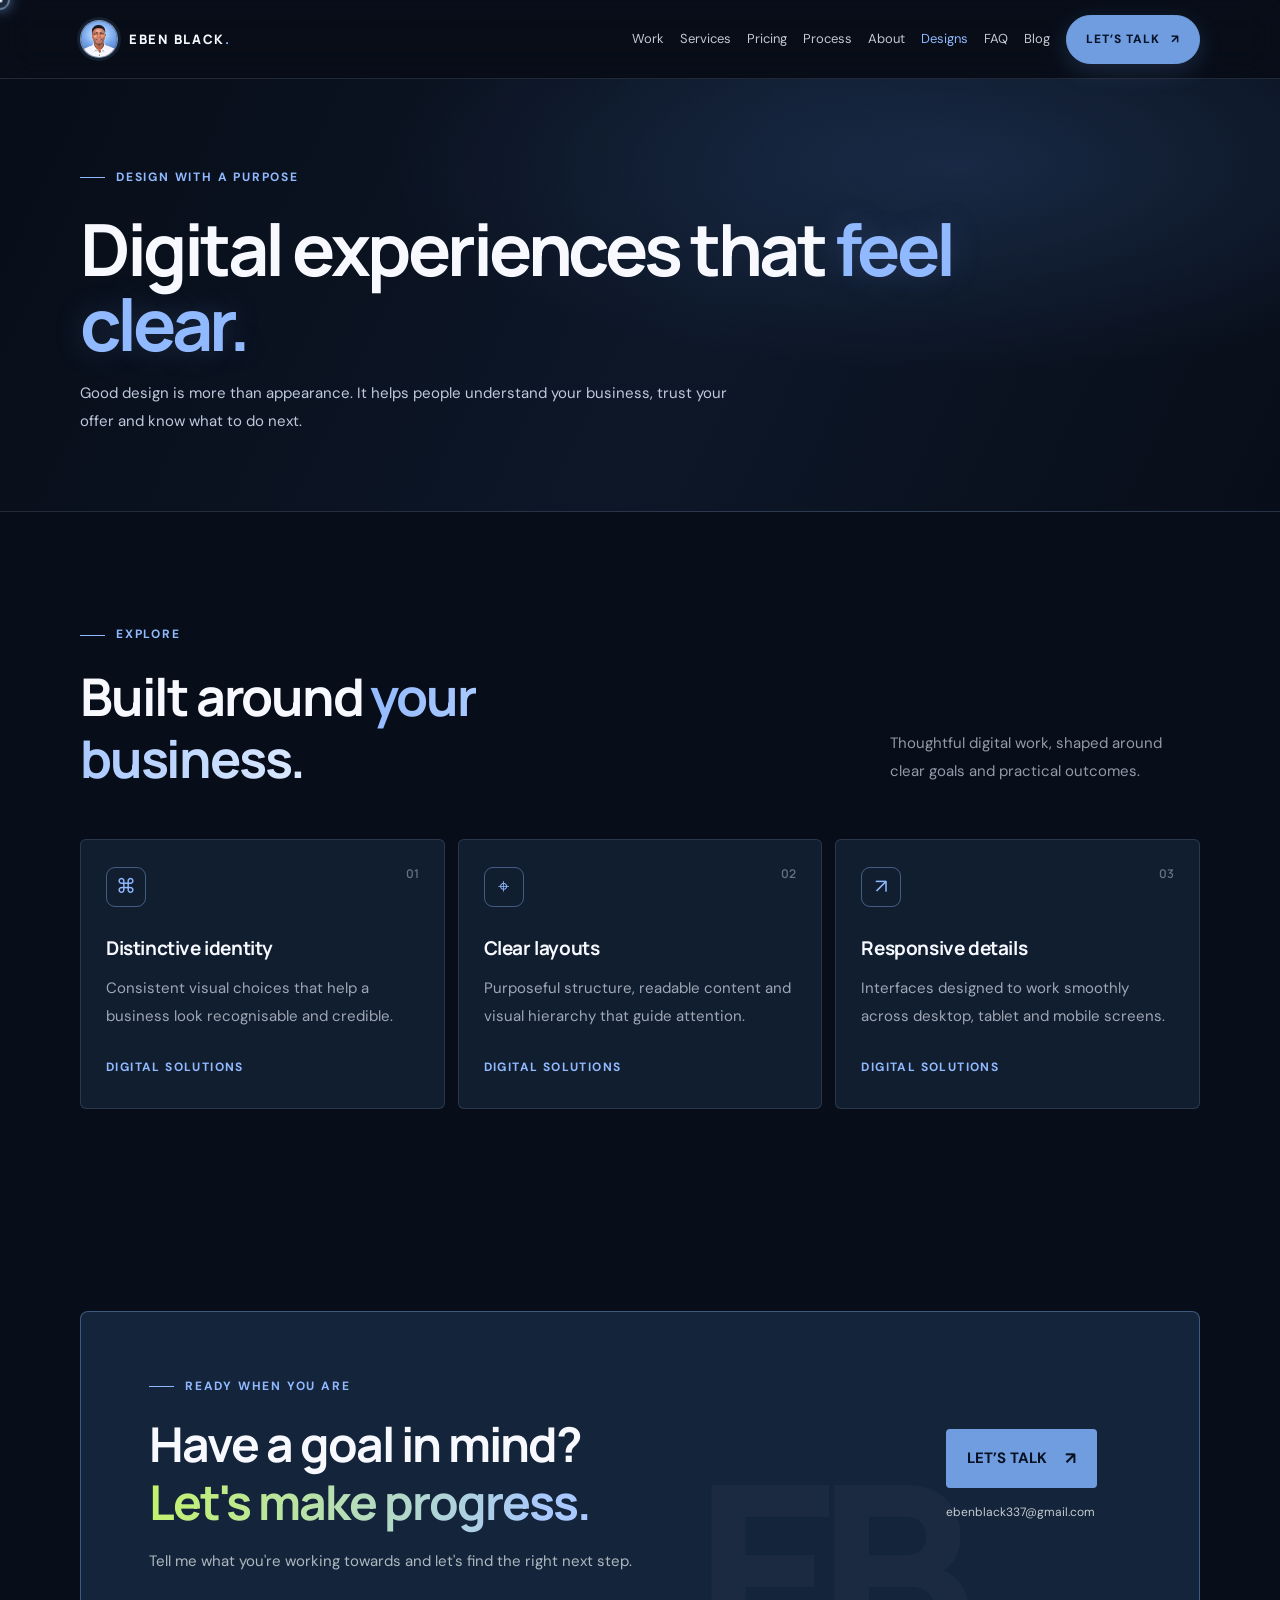
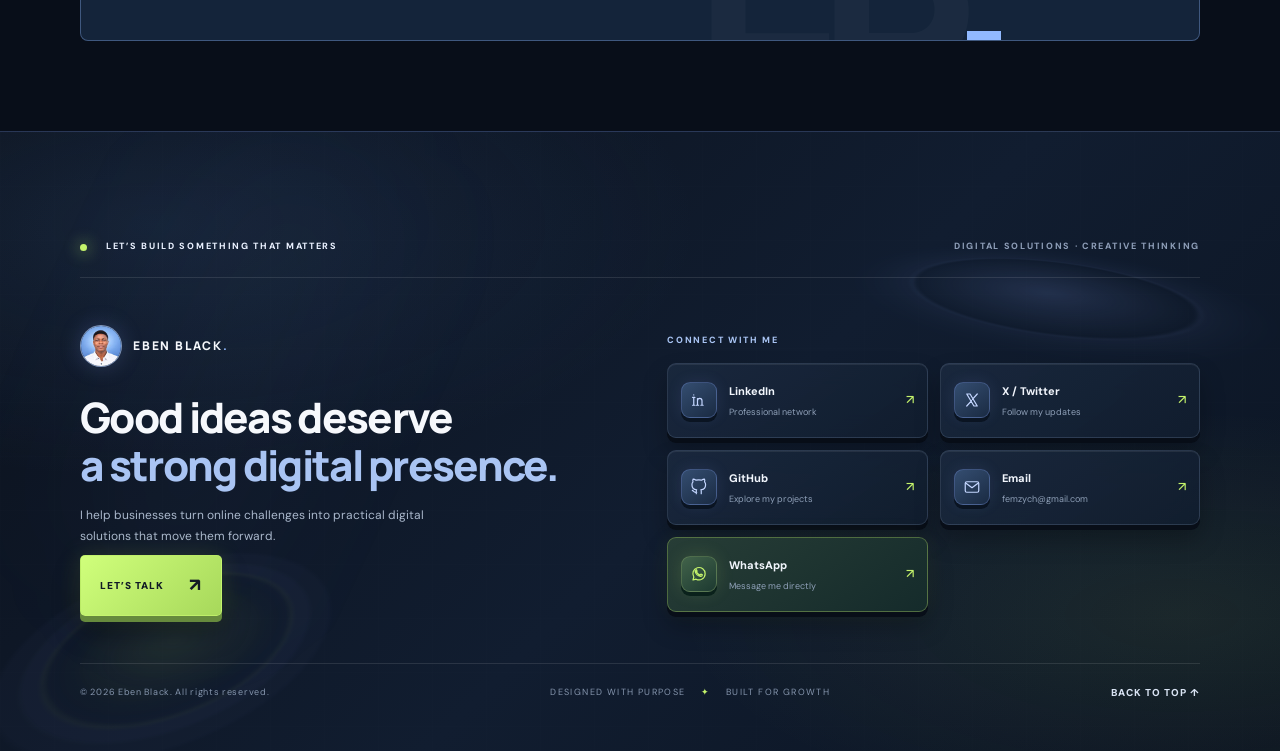
<file: designs.html>
<!doctype html><html lang="en"><head><meta charset="UTF-8"><meta name="viewport" content="width=device-width, initial-scale=1"><meta name="theme-color" content="#10131a"><meta name="description" content="Design principles for clear, modern and conversion-focused digital experiences."><title>Designs | Eben Black</title><link rel="preconnect" href="https://fonts.googleapis.com"><link rel="preconnect" href="https://fonts.gstatic.com" crossorigin><link href="https://fonts.googleapis.com/css2?family=DM+Sans:wght@400;500;600;700&family=Manrope:wght@400;500;600;700;800&display=swap" rel="stylesheet"><link rel="icon" type="image/png" href="/assets/eben-favicon.png?v=5"><link rel="stylesheet" href="styles.css"><script src="script.js" defer></script></head><body><header class="site-header"><nav class="nav container" aria-label="Main navigation"><a class="brand" href="/" aria-label="Eben Black home"><img class="brand-photo" src="/assets/eben-portrait.jpg?v=5" alt="Eben Black portrait" width="38" height="38"><span>EBEN BLACK<span class="brand-dot">.</span></span></a><button class="menu-toggle" aria-label="Open navigation" aria-expanded="false" aria-controls="nav-links"><span></span><span></span></button><div class="nav-links" id="nav-links"><a href="/work.html">Work</a><a href="/services.html">Services</a><a href="/pricing.html">Pricing</a><a href="/approach.html">Process</a><a href="/about.html">About</a><a href="/designs.html" aria-current="page">Designs</a><a href="/faq.html">FAQ</a><a href="/blog.html">Blog</a><a href="/contact.html" class="nav-cta">LET’S TALK <span aria-hidden="true">↗</span></a></div></nav></header><main><section class="page-hero"><div class="container"><p class="eyebrow"><span class="eyebrow-line"></span>DESIGN WITH A PURPOSE</p><h1>Digital experiences that <span class="hero-highlight">feel clear.</span></h1><p class="page-lead">Good design is more than appearance. It helps people understand your business, trust your offer and know what to do next.</p></div></section><section class="section services-section"><div class="container"><div class="section-intro"><div><p class="eyebrow"><span class="eyebrow-line"></span> EXPLORE</p><h2 class="section-heading">Built around <span class="gradient-text">your business.</span></h2></div><p class="intro-note">Thoughtful digital work, shaped around clear goals and practical outcomes.</p></div><div class="service-grid"><article class="service-card"><span class="service-number">01</span><div class="service-icon">⌘</div><h3>Distinctive identity</h3><p>Consistent visual choices that help a business look recognisable and credible.</p><span class="service-tag">DIGITAL SOLUTIONS</span></article><article class="service-card"><span class="service-number">02</span><div class="service-icon">⌖</div><h3>Clear layouts</h3><p>Purposeful structure, readable content and visual hierarchy that guide attention.</p><span class="service-tag">DIGITAL SOLUTIONS</span></article><article class="service-card"><span class="service-number">03</span><div class="service-icon">↗</div><h3>Responsive details</h3><p>Interfaces designed to work smoothly across desktop, tablet and mobile screens.</p><span class="service-tag">DIGITAL SOLUTIONS</span></article></div></div></section><section class="section contact-section"><div class="container contact-panel"><div><p class="eyebrow"><span class="eyebrow-line"></span> READY WHEN YOU ARE</p><h2>Have a goal in mind?<br><span class="gradient-text">Let's make progress.</span></h2><p>Tell me what you're working towards and let's find the right next step.</p></div><div class="contact-action"><a class="button button-light" href="/contact.html">LET’S TALK <span aria-hidden="true">↗</span></a><a class="contact-email" href="mailto:ebenblack337@gmail.com">ebenblack337@gmail.com</a></div><div class="contact-decoration">EB<span>.</span></div></div></section></main><footer class="footer footer-3d">
  <div class="footer-scene" aria-hidden="true"><span class="footer-orb footer-orb-one"></span><span class="footer-orb footer-orb-two"></span><span class="footer-grid-glow"></span></div>
  <div class="container footer-shell">
    <div class="footer-topline"><span class="footer-kicker"><i></i> LET’S BUILD SOMETHING THAT MATTERS</span><span class="footer-coordinate">DIGITAL SOLUTIONS · CREATIVE THINKING</span></div>
    <div class="footer-main">
      <div class="footer-brand-column">
        <a class="brand footer-brand" href="/" aria-label="Eben Black home"><img class="brand-photo" src="/assets/eben-portrait.jpg?v=5" alt="Eben Black"><span>EBEN BLACK<span class="brand-dot">.</span></span></a>
        <h2>Good ideas deserve<br><span>a strong digital presence.</span></h2>
        <p>I help businesses turn online challenges into practical digital solutions that move them forward.</p>
        <a class="footer-cta" href="mailto:femzych@gmail.com">LET’S TALK <span aria-hidden="true">↗</span></a>
      </div>
      <div class="footer-contact-column">
        <span class="footer-column-label">CONNECT WITH ME</span>
        <div class="footer-contact-grid">
          <a class="footer-contact-card" href="https://www.linkedin.com/in/femzy-ch-ebenclack" target="_blank" rel="noopener noreferrer" aria-label="Connect with Eben Black on LinkedIn">
            <span class="footer-icon"><svg viewBox="0 0 24 24" aria-hidden="true"><path d="M5 8.5V19M5 5.2v.1M10 19v-6.1c0-2 1.1-3.2 3-3.2s3 1.2 3 3.2V19M10 10v9M3.5 8.5h3M3.5 19h3M8.5 19h3M14.5 19h3" /></svg></span>
            <span><strong>LinkedIn</strong><small>Professional network</small></span><b>↗</b>
          </a>
          <a class="footer-contact-card" href="https://x.com/Femzych" target="_blank" rel="noopener noreferrer" aria-label="Follow Eben Black on X">
            <span class="footer-icon footer-icon-x"><svg viewBox="0 0 24 24" aria-hidden="true"><path d="M5 4h4.4l9.6 16h-4.4L5 4Zm0 16 6.5-7.1M12.5 11.1 19 4" /></svg></span>
            <span><strong>X / Twitter</strong><small>Follow my updates</small></span><b>↗</b>
          </a>
          <a class="footer-contact-card" href="https://github.com/ebenblack" target="_blank" rel="noopener noreferrer" aria-label="View Eben Black on GitHub">
            <span class="footer-icon"><svg viewBox="0 0 24 24" aria-hidden="true"><path d="M9 19c-4.2 1.3-4.2-2.1-5.9-2.5M15 21v-3.2c0-.9.1-1.5-.5-2.1 3.1-.3 6.3-1.5 6.3-6.8a5.3 5.3 0 0 0-1.4-3.7 4.9 4.9 0 0 0-.1-3.7s-1.2-.4-4 1.4a13.7 13.7 0 0 0-7.2 0C5.3 1.1 4.1 1.5 4.1 1.5A4.9 4.9 0 0 0 4 5.2a5.3 5.3 0 0 0-1.4 3.7c0 5.3 3.2 6.5 6.3 6.8-.6.5-.6 1.1-.5 2.1V21" /></svg></span>
            <span><strong>GitHub</strong><small>Explore my projects</small></span><b>↗</b>
          </a>
          <a class="footer-contact-card" href="mailto:femzych@gmail.com" aria-label="Email Eben Black">
            <span class="footer-icon"><svg viewBox="0 0 24 24" aria-hidden="true"><rect x="3" y="5" width="18" height="14" rx="2"/><path d="m4 7 8 6 8-6"/></svg></span>
            <span><strong>Email</strong><small>femzych@gmail.com</small></span><b>↗</b>
          </a>
          <a class="footer-contact-card footer-whatsapp" href="https://wa.me/2347017532933" target="_blank" rel="noopener noreferrer" aria-label="Chat with Eben Black on WhatsApp">
            <span class="footer-icon"><svg viewBox="0 0 24 24" aria-hidden="true"><path d="M20.2 11.7a8.2 8.2 0 0 1-12.1 7.2L4 20l1.1-4A8.2 8.2 0 1 1 20.2 11.7Z"/><path d="M8.5 8.2c.4 2.5 2.2 4.3 4.8 5.2l1.2-1.2 2 .9c-.2 1.4-1.1 2.1-2.5 2-3.7-.4-6.8-3.4-7.1-6.8-.1-1.1.6-2 1.7-2.1l.9 2-1 1Z"/></svg></span>
            <span><strong>WhatsApp</strong><small>Message me directly</small></span><b>↗</b>
          </a>
        </div>
      </div>
    </div>
    <div class="footer-bottom"><span>© <span id="year"></span> Eben Black. All rights reserved.</span><span>DESIGNED WITH PURPOSE <i>✦</i> BUILT FOR GROWTH</span><a href="#home">BACK TO TOP ↑</a></div>
  </div>
</footer></body></html>
</file>
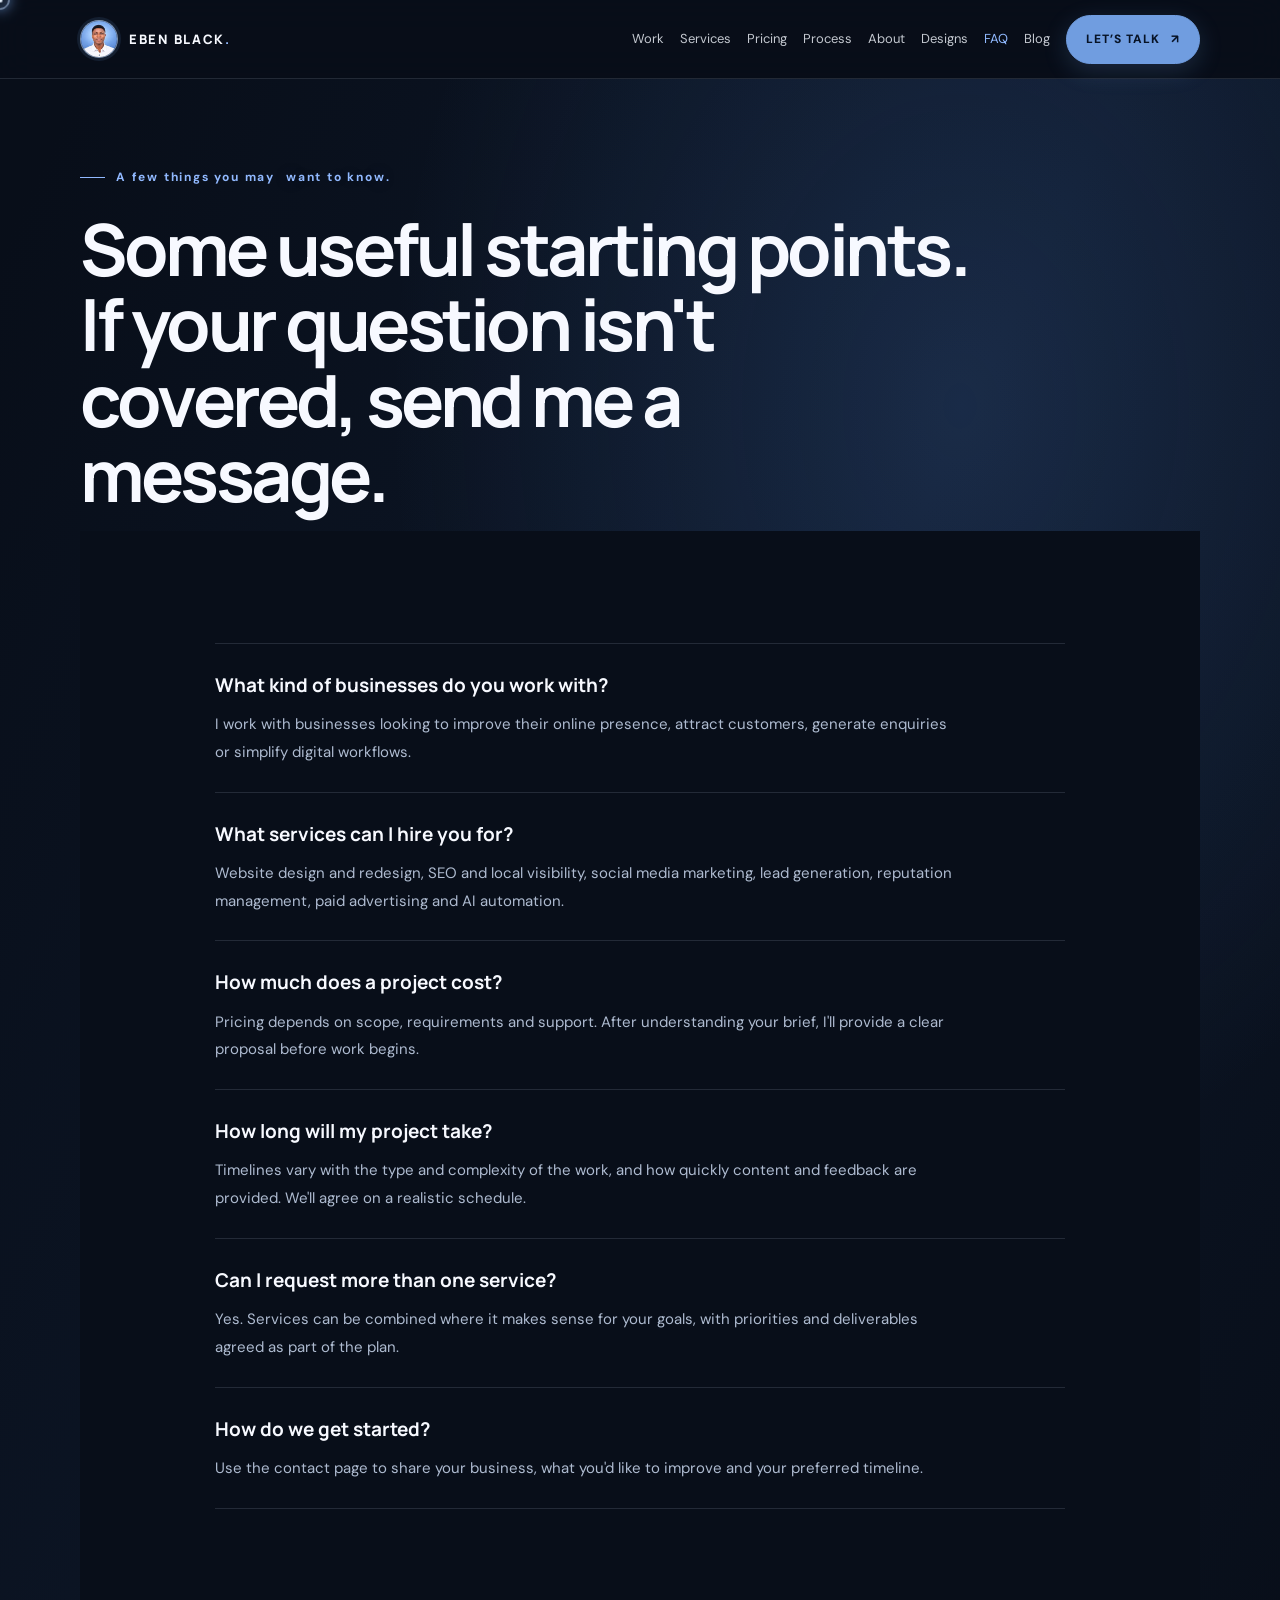
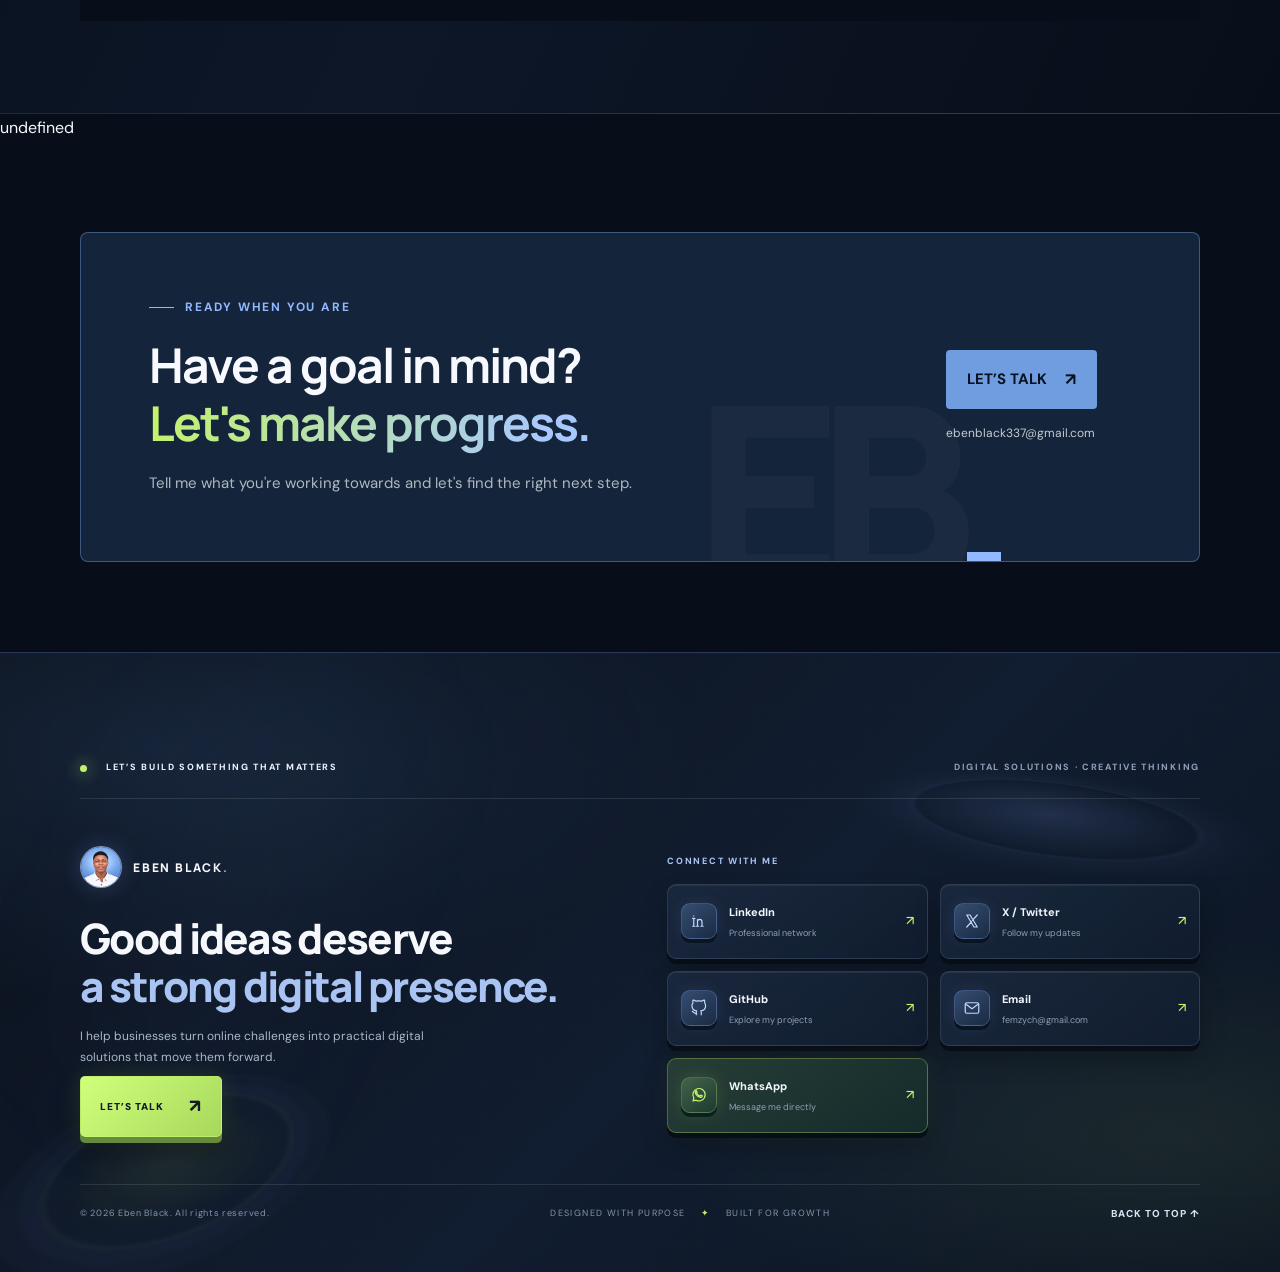
<file: faq.html>
<!doctype html><html lang="en"><head><meta charset="UTF-8"><meta name="viewport" content="width=device-width, initial-scale=1"><meta name="theme-color" content="#10131a"><meta name="description" content="Answers to common questions about working with Eben Black."><title>FAQ | Eben Black</title><link rel="preconnect" href="https://fonts.googleapis.com"><link rel="preconnect" href="https://fonts.gstatic.com" crossorigin><link href="https://fonts.googleapis.com/css2?family=DM+Sans:wght@400;500;600;700&family=Manrope:wght@400;500;600;700;800&display=swap" rel="stylesheet"><link rel="icon" type="image/png" href="/assets/eben-favicon.png?v=5"><link rel="stylesheet" href="styles.css"><script src="script.js" defer></script></head><body><header class="site-header"><nav class="nav container" aria-label="Main navigation"><a class="brand" href="/" aria-label="Eben Black home"><img class="brand-photo" src="/assets/eben-portrait.jpg?v=5" alt="Eben Black portrait" width="38" height="38"><span>EBEN BLACK<span class="brand-dot">.</span></span></a><button class="menu-toggle" aria-label="Open navigation" aria-expanded="false" aria-controls="nav-links"><span></span><span></span></button><div class="nav-links" id="nav-links"><a href="/work.html">Work</a><a href="/services.html">Services</a><a href="/pricing.html">Pricing</a><a href="/approach.html">Process</a><a href="/about.html">About</a><a href="/designs.html">Designs</a><a href="/faq.html" aria-current="page">FAQ</a><a href="/blog.html">Blog</a><a href="/contact.html" class="nav-cta">LET’S TALK <span aria-hidden="true">↗</span></a></div></nav></header><main><section class="page-hero"><div class="container"><p class="eyebrow"><span class="eyebrow-line"></span>A few things you may <span class="hero-highlight">want to know.</span></p><h1>Some useful starting points. If your question isn't covered, send me a message.</h1><p class="page-lead"><section class="section services-section"><div class="container faq-list"><article class="faq-item"><h3>What kind of businesses do you work with?</h3><p>I work with businesses looking to improve their online presence, attract customers, generate enquiries or simplify digital workflows.</p></article><article class="faq-item"><h3>What services can I hire you for?</h3><p>Website design and redesign, SEO and local visibility, social media marketing, lead generation, reputation management, paid advertising and AI automation.</p></article><article class="faq-item"><h3>How much does a project cost?</h3><p>Pricing depends on scope, requirements and support. After understanding your brief, I'll provide a clear proposal before work begins.</p></article><article class="faq-item"><h3>How long will my project take?</h3><p>Timelines vary with the type and complexity of the work, and how quickly content and feedback are provided. We'll agree on a realistic schedule.</p></article><article class="faq-item"><h3>Can I request more than one service?</h3><p>Yes. Services can be combined where it makes sense for your goals, with priorities and deliverables agreed as part of the plan.</p></article><article class="faq-item"><h3>How do we get started?</h3><p>Use the contact page to share your business, what you'd like to improve and your preferred timeline.</p></article></div></section></p></div></section>undefined<section class="section contact-section"><div class="container contact-panel"><div><p class="eyebrow"><span class="eyebrow-line"></span> READY WHEN YOU ARE</p><h2>Have a goal in mind?<br><span class="gradient-text">Let's make progress.</span></h2><p>Tell me what you're working towards and let's find the right next step.</p></div><div class="contact-action"><a class="button button-light" href="/contact.html">LET’S TALK <span aria-hidden="true">↗</span></a><a class="contact-email" href="mailto:ebenblack337@gmail.com">ebenblack337@gmail.com</a></div><div class="contact-decoration">EB<span>.</span></div></div></section></main><footer class="footer footer-3d">
  <div class="footer-scene" aria-hidden="true"><span class="footer-orb footer-orb-one"></span><span class="footer-orb footer-orb-two"></span><span class="footer-grid-glow"></span></div>
  <div class="container footer-shell">
    <div class="footer-topline"><span class="footer-kicker"><i></i> LET’S BUILD SOMETHING THAT MATTERS</span><span class="footer-coordinate">DIGITAL SOLUTIONS · CREATIVE THINKING</span></div>
    <div class="footer-main">
      <div class="footer-brand-column">
        <a class="brand footer-brand" href="/" aria-label="Eben Black home"><img class="brand-photo" src="/assets/eben-portrait.jpg?v=5" alt="Eben Black"><span>EBEN BLACK<span class="brand-dot">.</span></span></a>
        <h2>Good ideas deserve<br><span>a strong digital presence.</span></h2>
        <p>I help businesses turn online challenges into practical digital solutions that move them forward.</p>
        <a class="footer-cta" href="mailto:femzych@gmail.com">LET’S TALK <span aria-hidden="true">↗</span></a>
      </div>
      <div class="footer-contact-column">
        <span class="footer-column-label">CONNECT WITH ME</span>
        <div class="footer-contact-grid">
          <a class="footer-contact-card" href="https://www.linkedin.com/in/femzy-ch-ebenclack" target="_blank" rel="noopener noreferrer" aria-label="Connect with Eben Black on LinkedIn">
            <span class="footer-icon"><svg viewBox="0 0 24 24" aria-hidden="true"><path d="M5 8.5V19M5 5.2v.1M10 19v-6.1c0-2 1.1-3.2 3-3.2s3 1.2 3 3.2V19M10 10v9M3.5 8.5h3M3.5 19h3M8.5 19h3M14.5 19h3" /></svg></span>
            <span><strong>LinkedIn</strong><small>Professional network</small></span><b>↗</b>
          </a>
          <a class="footer-contact-card" href="https://x.com/Femzych" target="_blank" rel="noopener noreferrer" aria-label="Follow Eben Black on X">
            <span class="footer-icon footer-icon-x"><svg viewBox="0 0 24 24" aria-hidden="true"><path d="M5 4h4.4l9.6 16h-4.4L5 4Zm0 16 6.5-7.1M12.5 11.1 19 4" /></svg></span>
            <span><strong>X / Twitter</strong><small>Follow my updates</small></span><b>↗</b>
          </a>
          <a class="footer-contact-card" href="https://github.com/ebenblack" target="_blank" rel="noopener noreferrer" aria-label="View Eben Black on GitHub">
            <span class="footer-icon"><svg viewBox="0 0 24 24" aria-hidden="true"><path d="M9 19c-4.2 1.3-4.2-2.1-5.9-2.5M15 21v-3.2c0-.9.1-1.5-.5-2.1 3.1-.3 6.3-1.5 6.3-6.8a5.3 5.3 0 0 0-1.4-3.7 4.9 4.9 0 0 0-.1-3.7s-1.2-.4-4 1.4a13.7 13.7 0 0 0-7.2 0C5.3 1.1 4.1 1.5 4.1 1.5A4.9 4.9 0 0 0 4 5.2a5.3 5.3 0 0 0-1.4 3.7c0 5.3 3.2 6.5 6.3 6.8-.6.5-.6 1.1-.5 2.1V21" /></svg></span>
            <span><strong>GitHub</strong><small>Explore my projects</small></span><b>↗</b>
          </a>
          <a class="footer-contact-card" href="mailto:femzych@gmail.com" aria-label="Email Eben Black">
            <span class="footer-icon"><svg viewBox="0 0 24 24" aria-hidden="true"><rect x="3" y="5" width="18" height="14" rx="2"/><path d="m4 7 8 6 8-6"/></svg></span>
            <span><strong>Email</strong><small>femzych@gmail.com</small></span><b>↗</b>
          </a>
          <a class="footer-contact-card footer-whatsapp" href="https://wa.me/2347017532933" target="_blank" rel="noopener noreferrer" aria-label="Chat with Eben Black on WhatsApp">
            <span class="footer-icon"><svg viewBox="0 0 24 24" aria-hidden="true"><path d="M20.2 11.7a8.2 8.2 0 0 1-12.1 7.2L4 20l1.1-4A8.2 8.2 0 1 1 20.2 11.7Z"/><path d="M8.5 8.2c.4 2.5 2.2 4.3 4.8 5.2l1.2-1.2 2 .9c-.2 1.4-1.1 2.1-2.5 2-3.7-.4-6.8-3.4-7.1-6.8-.1-1.1.6-2 1.7-2.1l.9 2-1 1Z"/></svg></span>
            <span><strong>WhatsApp</strong><small>Message me directly</small></span><b>↗</b>
          </a>
        </div>
      </div>
    </div>
    <div class="footer-bottom"><span>© <span id="year"></span> Eben Black. All rights reserved.</span><span>DESIGNED WITH PURPOSE <i>✦</i> BUILT FOR GROWTH</span><a href="#home">BACK TO TOP ↑</a></div>
  </div>
</footer></body></html>
</file>
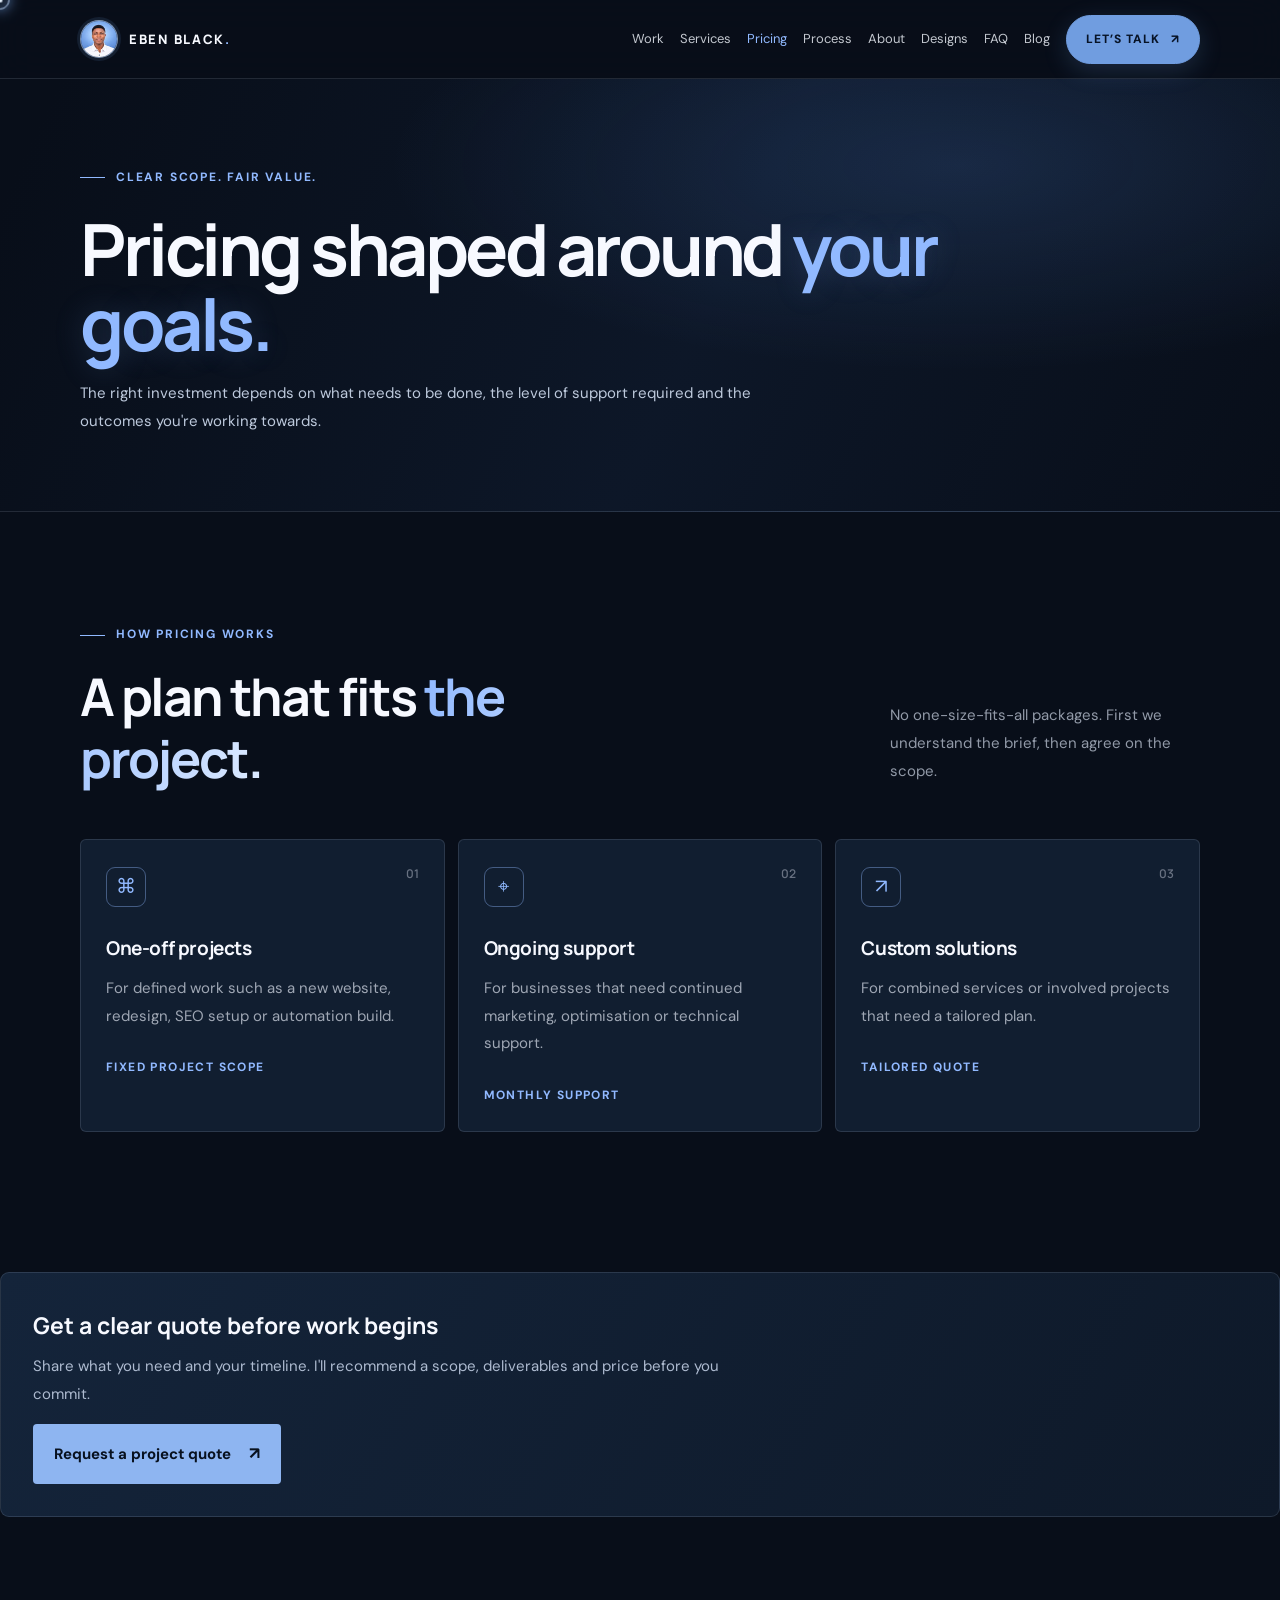
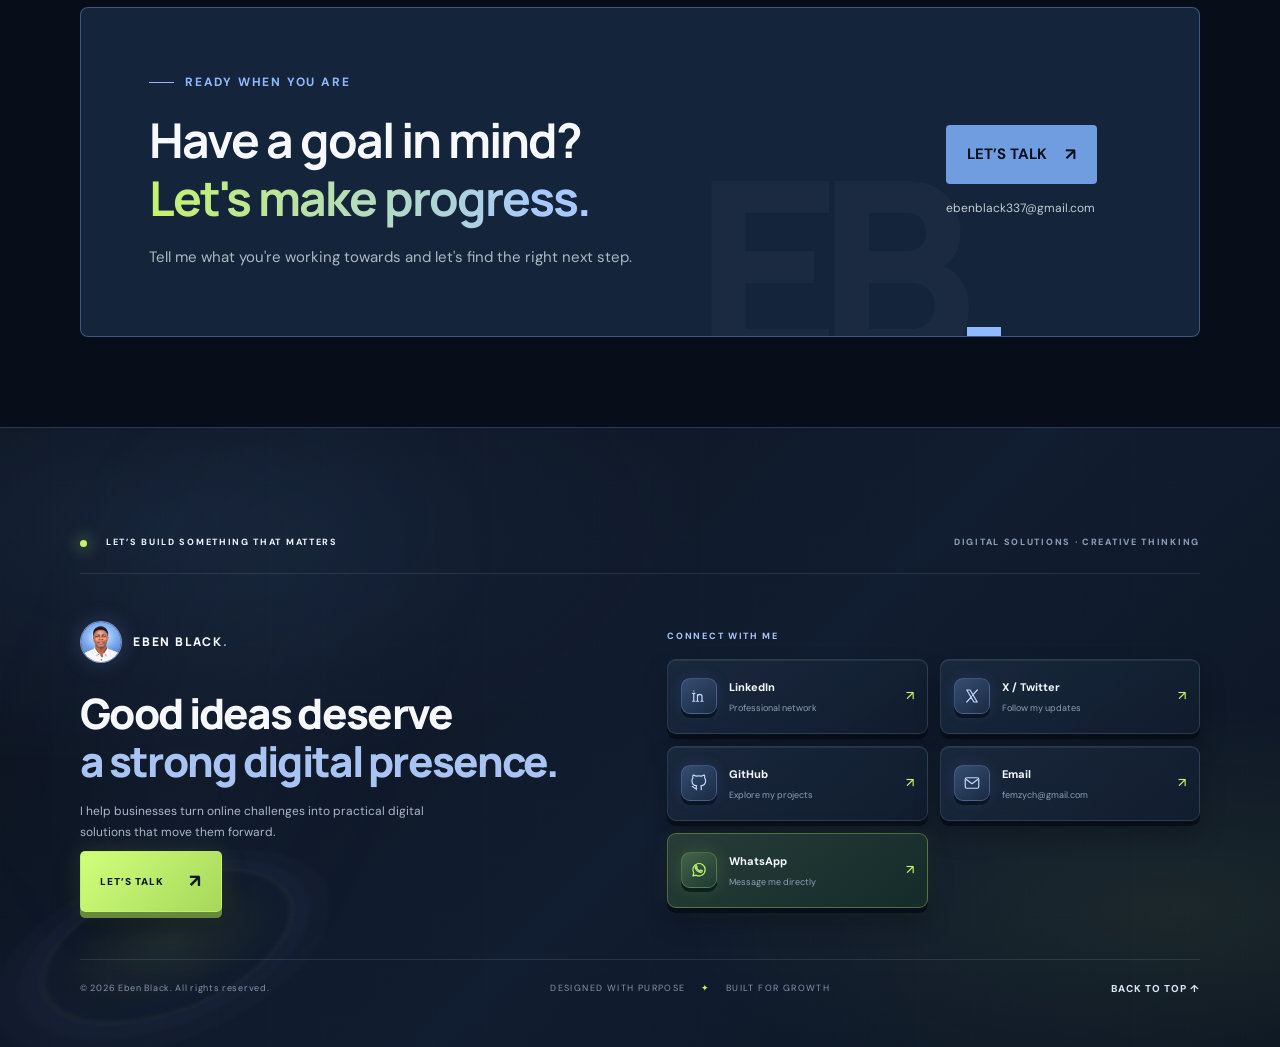
<file: pricing.html>
<!doctype html><html lang="en"><head><meta charset="UTF-8"><meta name="viewport" content="width=device-width, initial-scale=1"><meta name="theme-color" content="#10131a"><meta name="description" content="How project pricing works for websites, digital marketing and automation."><title>Pricing | Eben Black</title><link rel="preconnect" href="https://fonts.googleapis.com"><link rel="preconnect" href="https://fonts.gstatic.com" crossorigin><link href="https://fonts.googleapis.com/css2?family=DM+Sans:wght@400;500;600;700&family=Manrope:wght@400;500;600;700;800&display=swap" rel="stylesheet"><link rel="icon" type="image/png" href="/assets/eben-favicon.png?v=5"><link rel="stylesheet" href="styles.css"><script src="script.js" defer></script></head><body><header class="site-header"><nav class="nav container" aria-label="Main navigation"><a class="brand" href="/" aria-label="Eben Black home"><img class="brand-photo" src="/assets/eben-portrait.jpg?v=5" alt="Eben Black portrait" width="38" height="38"><span>EBEN BLACK<span class="brand-dot">.</span></span></a><button class="menu-toggle" aria-label="Open navigation" aria-expanded="false" aria-controls="nav-links"><span></span><span></span></button><div class="nav-links" id="nav-links"><a href="/work.html">Work</a><a href="/services.html">Services</a><a href="/pricing.html" aria-current="page">Pricing</a><a href="/approach.html">Process</a><a href="/about.html">About</a><a href="/designs.html">Designs</a><a href="/faq.html">FAQ</a><a href="/blog.html">Blog</a><a href="/contact.html" class="nav-cta">LET’S TALK <span aria-hidden="true">↗</span></a></div></nav></header><main><section class="page-hero"><div class="container"><p class="eyebrow"><span class="eyebrow-line"></span>CLEAR SCOPE. FAIR VALUE.</p><h1>Pricing shaped around <span class="hero-highlight">your goals.</span></h1><p class="page-lead">The right investment depends on what needs to be done, the level of support required and the outcomes you're working towards.</p></div></section><section class="section services-section"><div class="container"><div class="section-intro"><div><p class="eyebrow"><span class="eyebrow-line"></span> HOW PRICING WORKS</p><h2 class="section-heading">A plan that fits <span class="gradient-text">the project.</span></h2></div><p class="intro-note">No one-size-fits-all packages. First we understand the brief, then agree on the scope.</p></div><div class="service-grid"><article class="service-card"><span class="service-number">01</span><div class="service-icon">⌘</div><h3>One-off projects</h3><p>For defined work such as a new website, redesign, SEO setup or automation build.</p><span class="service-tag">FIXED PROJECT SCOPE</span></article><article class="service-card"><span class="service-number">02</span><div class="service-icon">⌖</div><h3>Ongoing support</h3><p>For businesses that need continued marketing, optimisation or technical support.</p><span class="service-tag">MONTHLY SUPPORT</span></article><article class="service-card"><span class="service-number">03</span><div class="service-icon">↗</div><h3>Custom solutions</h3><p>For combined services or involved projects that need a tailored plan.</p><span class="service-tag">TAILORED QUOTE</span></article></div></div></section><div class="pricing-note"><h3>Get a clear quote before work begins</h3><p>Share what you need and your timeline. I'll recommend a scope, deliverables and price before you commit.</p><a class="button button-primary" href="/contact.html">Request a project quote <span aria-hidden="true">↗</span></a></div></div></section><section class="section contact-section"><div class="container contact-panel"><div><p class="eyebrow"><span class="eyebrow-line"></span> READY WHEN YOU ARE</p><h2>Have a goal in mind?<br><span class="gradient-text">Let's make progress.</span></h2><p>Tell me what you're working towards and let's find the right next step.</p></div><div class="contact-action"><a class="button button-light" href="/contact.html">LET’S TALK <span aria-hidden="true">↗</span></a><a class="contact-email" href="mailto:ebenblack337@gmail.com">ebenblack337@gmail.com</a></div><div class="contact-decoration">EB<span>.</span></div></div></section></main><footer class="footer footer-3d">
  <div class="footer-scene" aria-hidden="true"><span class="footer-orb footer-orb-one"></span><span class="footer-orb footer-orb-two"></span><span class="footer-grid-glow"></span></div>
  <div class="container footer-shell">
    <div class="footer-topline"><span class="footer-kicker"><i></i> LET’S BUILD SOMETHING THAT MATTERS</span><span class="footer-coordinate">DIGITAL SOLUTIONS · CREATIVE THINKING</span></div>
    <div class="footer-main">
      <div class="footer-brand-column">
        <a class="brand footer-brand" href="/" aria-label="Eben Black home"><img class="brand-photo" src="/assets/eben-portrait.jpg?v=5" alt="Eben Black"><span>EBEN BLACK<span class="brand-dot">.</span></span></a>
        <h2>Good ideas deserve<br><span>a strong digital presence.</span></h2>
        <p>I help businesses turn online challenges into practical digital solutions that move them forward.</p>
        <a class="footer-cta" href="mailto:femzych@gmail.com">LET’S TALK <span aria-hidden="true">↗</span></a>
      </div>
      <div class="footer-contact-column">
        <span class="footer-column-label">CONNECT WITH ME</span>
        <div class="footer-contact-grid">
          <a class="footer-contact-card" href="https://www.linkedin.com/in/femzy-ch-ebenclack" target="_blank" rel="noopener noreferrer" aria-label="Connect with Eben Black on LinkedIn">
            <span class="footer-icon"><svg viewBox="0 0 24 24" aria-hidden="true"><path d="M5 8.5V19M5 5.2v.1M10 19v-6.1c0-2 1.1-3.2 3-3.2s3 1.2 3 3.2V19M10 10v9M3.5 8.5h3M3.5 19h3M8.5 19h3M14.5 19h3" /></svg></span>
            <span><strong>LinkedIn</strong><small>Professional network</small></span><b>↗</b>
          </a>
          <a class="footer-contact-card" href="https://x.com/Femzych" target="_blank" rel="noopener noreferrer" aria-label="Follow Eben Black on X">
            <span class="footer-icon footer-icon-x"><svg viewBox="0 0 24 24" aria-hidden="true"><path d="M5 4h4.4l9.6 16h-4.4L5 4Zm0 16 6.5-7.1M12.5 11.1 19 4" /></svg></span>
            <span><strong>X / Twitter</strong><small>Follow my updates</small></span><b>↗</b>
          </a>
          <a class="footer-contact-card" href="https://github.com/ebenblack" target="_blank" rel="noopener noreferrer" aria-label="View Eben Black on GitHub">
            <span class="footer-icon"><svg viewBox="0 0 24 24" aria-hidden="true"><path d="M9 19c-4.2 1.3-4.2-2.1-5.9-2.5M15 21v-3.2c0-.9.1-1.5-.5-2.1 3.1-.3 6.3-1.5 6.3-6.8a5.3 5.3 0 0 0-1.4-3.7 4.9 4.9 0 0 0-.1-3.7s-1.2-.4-4 1.4a13.7 13.7 0 0 0-7.2 0C5.3 1.1 4.1 1.5 4.1 1.5A4.9 4.9 0 0 0 4 5.2a5.3 5.3 0 0 0-1.4 3.7c0 5.3 3.2 6.5 6.3 6.8-.6.5-.6 1.1-.5 2.1V21" /></svg></span>
            <span><strong>GitHub</strong><small>Explore my projects</small></span><b>↗</b>
          </a>
          <a class="footer-contact-card" href="mailto:femzych@gmail.com" aria-label="Email Eben Black">
            <span class="footer-icon"><svg viewBox="0 0 24 24" aria-hidden="true"><rect x="3" y="5" width="18" height="14" rx="2"/><path d="m4 7 8 6 8-6"/></svg></span>
            <span><strong>Email</strong><small>femzych@gmail.com</small></span><b>↗</b>
          </a>
          <a class="footer-contact-card footer-whatsapp" href="https://wa.me/2347017532933" target="_blank" rel="noopener noreferrer" aria-label="Chat with Eben Black on WhatsApp">
            <span class="footer-icon"><svg viewBox="0 0 24 24" aria-hidden="true"><path d="M20.2 11.7a8.2 8.2 0 0 1-12.1 7.2L4 20l1.1-4A8.2 8.2 0 1 1 20.2 11.7Z"/><path d="M8.5 8.2c.4 2.5 2.2 4.3 4.8 5.2l1.2-1.2 2 .9c-.2 1.4-1.1 2.1-2.5 2-3.7-.4-6.8-3.4-7.1-6.8-.1-1.1.6-2 1.7-2.1l.9 2-1 1Z"/></svg></span>
            <span><strong>WhatsApp</strong><small>Message me directly</small></span><b>↗</b>
          </a>
        </div>
      </div>
    </div>
    <div class="footer-bottom"><span>© <span id="year"></span> Eben Black. All rights reserved.</span><span>DESIGNED WITH PURPOSE <i>✦</i> BUILT FOR GROWTH</span><a href="#home">BACK TO TOP ↑</a></div>
  </div>
</footer></body></html>
</file>
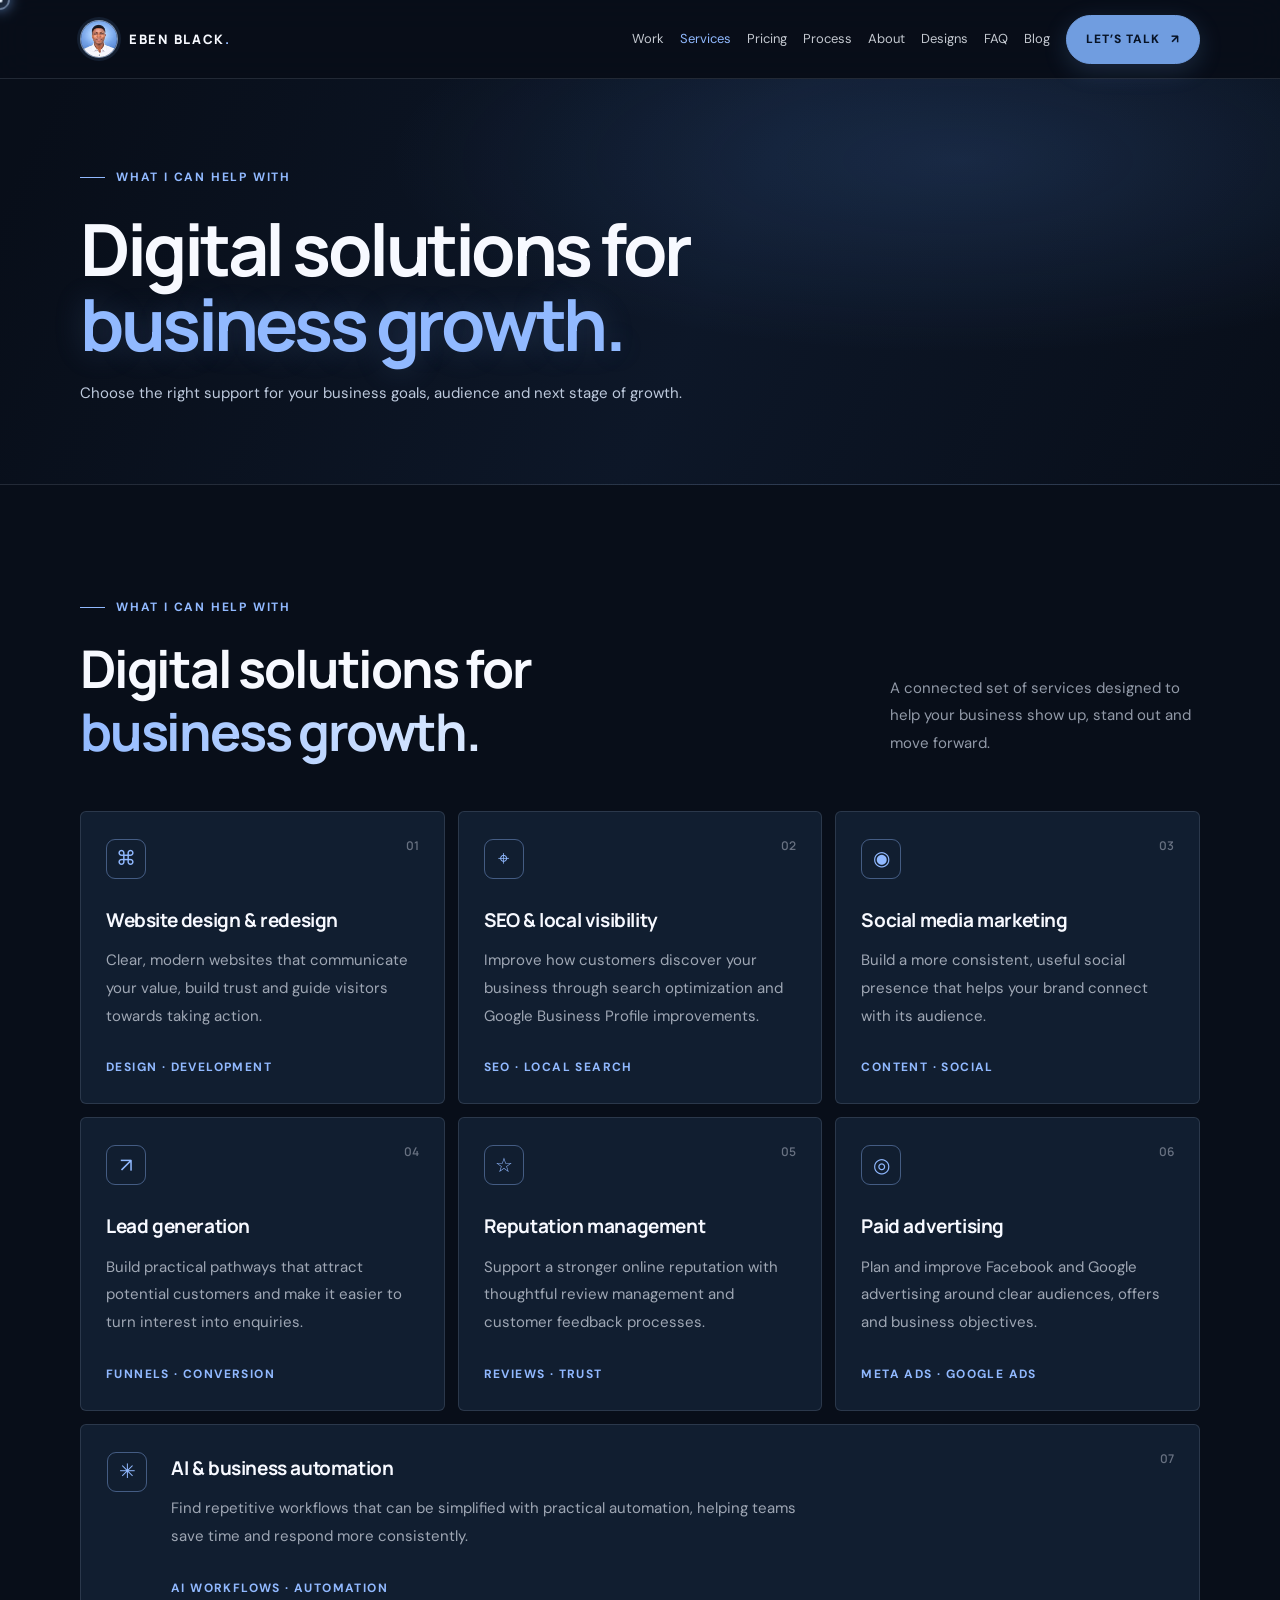
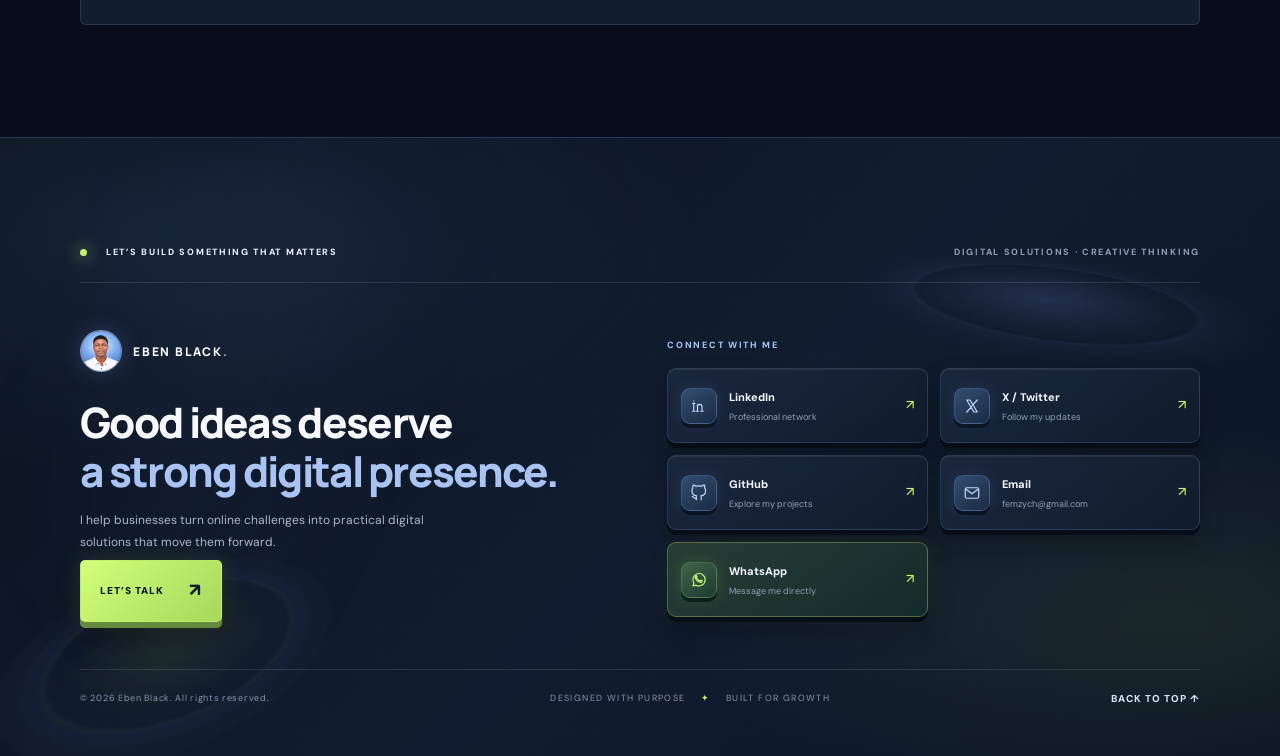
<file: services.html>
<!doctype html>
<html lang="en">
<head>
  <meta charset="UTF-8">
  <meta name="viewport" content="width=device-width, initial-scale=1">
  <meta name="theme-color" content="#10131a">
  <meta name="description" content="Explore website design, SEO, social media, lead generation, reputation management, advertising and AI automation.">
  <meta property="og:title" content="Eben Black — Digital Growth & Business Solutions">
  <meta property="og:description" content="Practical digital solutions that help businesses get seen, win customers and grow.">
  <meta property="og:type" content="website">
  <title>Services | Eben Black</title>
  <link rel="preconnect" href="https://fonts.googleapis.com">
  <link rel="preconnect" href="https://fonts.gstatic.com" crossorigin>
  <link href="https://fonts.googleapis.com/css2?family=DM+Sans:wght@400;500;600;700&family=Manrope:wght@400;500;600;700;800&display=swap" rel="stylesheet">
  <link rel="icon" type="image/png" href="/assets/eben-favicon.png?v=5"><link rel="apple-touch-icon" type="image/png" href="/assets/eben-favicon.png?v=5"><link rel="stylesheet" href="styles.css">
  <script src="script.js" defer></script>
</head>
<body>
<header class="site-header">
<nav class="nav container" aria-label="Main navigation">
<a class="brand" href="/" aria-label="Eben Black home"><img class="brand-photo" src="/assets/eben-portrait.jpg?v=5" alt="Eben Black portrait" width="38" height="38" loading="eager"><span>EBEN BLACK<span class="brand-dot">.</span></span></a>
<button class="menu-toggle" aria-label="Open navigation" aria-expanded="false" aria-controls="nav-links"><span></span><span></span></button>
<div class="nav-links" id="nav-links">
<a href="/work.html">Work</a><a href="/services.html" aria-current="page">Services</a><a href="/pricing.html">Pricing</a><a href="/approach.html">Process</a><a href="/about.html">About</a><a href="/designs.html">Designs</a><a href="/faq.html">FAQ</a><a href="/blog.html">Blog</a><a href="/contact.html" class="nav-cta">LET’S TALK <span aria-hidden="true">↗</span></a>
</div></nav></header>
<main><section class="page-hero"><div class="container"><p class="eyebrow"><span class="eyebrow-line"></span>WHAT I CAN HELP WITH</p><h1>Digital solutions for <span class="hero-highlight">business growth.</span></h1><p class="page-lead">Choose the right support for your business goals, audience and next stage of growth.</p></div></section><section class="section services-section" id="services">
      <div class="container">
        <div class="section-intro"><div><p class="eyebrow"><span class="eyebrow-line"></span> WHAT I CAN HELP WITH</p><h2 class="section-heading">Digital solutions for <span class="gradient-text">business growth.</span></h2></div><p class="intro-note">A connected set of services designed to help your business show up, stand out and move forward.</p></div>
        <div class="service-grid">
          <article class="service-card"><span class="service-number">01</span><div class="service-icon">⌘</div><h3>Website design &amp; redesign</h3><p>Clear, modern websites that communicate your value, build trust and guide visitors towards taking action.</p><span class="service-tag">DESIGN · DEVELOPMENT</span></article>
          <article class="service-card"><span class="service-number">02</span><div class="service-icon">⌖</div><h3>SEO &amp; local visibility</h3><p>Improve how customers discover your business through search optimization and Google Business Profile improvements.</p><span class="service-tag">SEO · LOCAL SEARCH</span></article>
          <article class="service-card"><span class="service-number">03</span><div class="service-icon">◉</div><h3>Social media marketing</h3><p>Build a more consistent, useful social presence that helps your brand connect with its audience.</p><span class="service-tag">CONTENT · SOCIAL</span></article>
          <article class="service-card"><span class="service-number">04</span><div class="service-icon">↗</div><h3>Lead generation</h3><p>Build practical pathways that attract potential customers and make it easier to turn interest into enquiries.</p><span class="service-tag">FUNNELS · CONVERSION</span></article>
          <article class="service-card"><span class="service-number">05</span><div class="service-icon">☆</div><h3>Reputation management</h3><p>Support a stronger online reputation with thoughtful review management and customer feedback processes.</p><span class="service-tag">REVIEWS · TRUST</span></article>
          <article class="service-card"><span class="service-number">06</span><div class="service-icon">◎</div><h3>Paid advertising</h3><p>Plan and improve Facebook and Google advertising around clear audiences, offers and business objectives.</p><span class="service-tag">META ADS · GOOGLE ADS</span></article>
          <article class="service-card service-card-wide"><span class="service-number">07</span><div class="service-icon">✳</div><h3>AI &amp; business automation</h3><p>Find repetitive workflows that can be simplified with practical automation, helping teams save time and respond more consistently.</p><span class="service-tag">AI WORKFLOWS · AUTOMATION</span></article>
        </div>
      </div>
    </section></main>
<footer class="footer footer-3d">
  <div class="footer-scene" aria-hidden="true"><span class="footer-orb footer-orb-one"></span><span class="footer-orb footer-orb-two"></span><span class="footer-grid-glow"></span></div>
  <div class="container footer-shell">
    <div class="footer-topline"><span class="footer-kicker"><i></i> LET’S BUILD SOMETHING THAT MATTERS</span><span class="footer-coordinate">DIGITAL SOLUTIONS · CREATIVE THINKING</span></div>
    <div class="footer-main">
      <div class="footer-brand-column">
        <a class="brand footer-brand" href="/" aria-label="Eben Black home"><img class="brand-photo" src="/assets/eben-portrait.jpg?v=5" alt="Eben Black"><span>EBEN BLACK<span class="brand-dot">.</span></span></a>
        <h2>Good ideas deserve<br><span>a strong digital presence.</span></h2>
        <p>I help businesses turn online challenges into practical digital solutions that move them forward.</p>
        <a class="footer-cta" href="mailto:femzych@gmail.com">LET’S TALK <span aria-hidden="true">↗</span></a>
      </div>
      <div class="footer-contact-column">
        <span class="footer-column-label">CONNECT WITH ME</span>
        <div class="footer-contact-grid">
          <a class="footer-contact-card" href="https://www.linkedin.com/in/femzy-ch-ebenclack" target="_blank" rel="noopener noreferrer" aria-label="Connect with Eben Black on LinkedIn">
            <span class="footer-icon"><svg viewBox="0 0 24 24" aria-hidden="true"><path d="M5 8.5V19M5 5.2v.1M10 19v-6.1c0-2 1.1-3.2 3-3.2s3 1.2 3 3.2V19M10 10v9M3.5 8.5h3M3.5 19h3M8.5 19h3M14.5 19h3" /></svg></span>
            <span><strong>LinkedIn</strong><small>Professional network</small></span><b>↗</b>
          </a>
          <a class="footer-contact-card" href="https://x.com/Femzych" target="_blank" rel="noopener noreferrer" aria-label="Follow Eben Black on X">
            <span class="footer-icon footer-icon-x"><svg viewBox="0 0 24 24" aria-hidden="true"><path d="M5 4h4.4l9.6 16h-4.4L5 4Zm0 16 6.5-7.1M12.5 11.1 19 4" /></svg></span>
            <span><strong>X / Twitter</strong><small>Follow my updates</small></span><b>↗</b>
          </a>
          <a class="footer-contact-card" href="https://github.com/ebenblack" target="_blank" rel="noopener noreferrer" aria-label="View Eben Black on GitHub">
            <span class="footer-icon"><svg viewBox="0 0 24 24" aria-hidden="true"><path d="M9 19c-4.2 1.3-4.2-2.1-5.9-2.5M15 21v-3.2c0-.9.1-1.5-.5-2.1 3.1-.3 6.3-1.5 6.3-6.8a5.3 5.3 0 0 0-1.4-3.7 4.9 4.9 0 0 0-.1-3.7s-1.2-.4-4 1.4a13.7 13.7 0 0 0-7.2 0C5.3 1.1 4.1 1.5 4.1 1.5A4.9 4.9 0 0 0 4 5.2a5.3 5.3 0 0 0-1.4 3.7c0 5.3 3.2 6.5 6.3 6.8-.6.5-.6 1.1-.5 2.1V21" /></svg></span>
            <span><strong>GitHub</strong><small>Explore my projects</small></span><b>↗</b>
          </a>
          <a class="footer-contact-card" href="mailto:femzych@gmail.com" aria-label="Email Eben Black">
            <span class="footer-icon"><svg viewBox="0 0 24 24" aria-hidden="true"><rect x="3" y="5" width="18" height="14" rx="2"/><path d="m4 7 8 6 8-6"/></svg></span>
            <span><strong>Email</strong><small>femzych@gmail.com</small></span><b>↗</b>
          </a>
          <a class="footer-contact-card footer-whatsapp" href="https://wa.me/2347017532933" target="_blank" rel="noopener noreferrer" aria-label="Chat with Eben Black on WhatsApp">
            <span class="footer-icon"><svg viewBox="0 0 24 24" aria-hidden="true"><path d="M20.2 11.7a8.2 8.2 0 0 1-12.1 7.2L4 20l1.1-4A8.2 8.2 0 1 1 20.2 11.7Z"/><path d="M8.5 8.2c.4 2.5 2.2 4.3 4.8 5.2l1.2-1.2 2 .9c-.2 1.4-1.1 2.1-2.5 2-3.7-.4-6.8-3.4-7.1-6.8-.1-1.1.6-2 1.7-2.1l.9 2-1 1Z"/></svg></span>
            <span><strong>WhatsApp</strong><small>Message me directly</small></span><b>↗</b>
          </a>
        </div>
      </div>
    </div>
    <div class="footer-bottom"><span>© <span id="year"></span> Eben Black. All rights reserved.</span><span>DESIGNED WITH PURPOSE <i>✦</i> BUILT FOR GROWTH</span><a href="#home">BACK TO TOP ↑</a></div>
  </div>
</footer>
</body>
</html>
</file>
<file: styles.css>
:root{--ink:#f5f6f8;--muted:#a4aab7;--dark:#10131a;--panel:#171c26;--line:rgba(255,255,255,.1);--lime:#c4f36b;--blue:#8ca8ff;--font:'DM Sans',sans-serif;--display:'Manrope',sans-serif}*{box-sizing:border-box}html{scroll-behavior:smooth;scroll-padding-top:90px}body{margin:0;background:var(--dark);color:var(--ink);font-family:var(--font);line-height:1.65;-webkit-font-smoothing:antialiased}a{color:inherit;text-decoration:none}.container{width:min(1120px,calc(100% - 48px));margin-inline:auto}.site-header{position:sticky;top:0;z-index:20;background:rgba(16,19,26,.88);backdrop-filter:blur(18px);border-bottom:1px solid var(--line)}.nav{height:78px;display:flex;align-items:center;justify-content:space-between}.brand{display:inline-flex;align-items:center;gap:11px;font:800 12px var(--display);letter-spacing:1.7px}.brand-mark{display:grid;place-items:center;width:34px;height:34px;border-radius:10px;background:var(--lime);color:#11151b;font:800 12px var(--display);letter-spacing:-.5px}.brand-dot{color:var(--lime)}.nav-links{display:flex;align-items:center;gap:34px;color:#c4c8d0;font-size:13px}.nav-links a:hover,.text-link:hover{color:var(--lime)}.nav-cta{padding:10px 16px;border:1px solid var(--line);border-radius:6px;color:var(--ink)}.nav-cta span{color:var(--lime);margin-left:8px}.menu-toggle{display:none}.section{padding:112px 0}.hero{padding:100px 0 28px;overflow:hidden;background:radial-gradient(ellipse at 82% 35%,rgba(91,112,177,.14),transparent 34%),var(--dark)}.hero-grid{display:grid;grid-template-columns:1.08fr .92fr;align-items:center;gap:65px;min-height:480px}.eyebrow{display:flex;align-items:center;gap:11px;color:var(--lime);font-size:10px;font-weight:700;letter-spacing:2px}.eyebrow-line{width:25px;height:1px;background:var(--lime)}h1,h2,h3,p{margin-top:0}h1,h2,h3{font-family:var(--display)}h1{max-width:680px;margin:23px 0 22px;font-size:clamp(42px,5.5vw,69px);line-height:1.08;letter-spacing:-3.6px;font-weight:700}.gradient-text{background:linear-gradient(100deg,var(--lime),#a8c8ff 90%);-webkit-background-clip:text;background-clip:text;color:transparent}.hero-description{max-width:570px;color:#b0b6c2;font-size:16px;line-height:1.85}.hero-actions{display:flex;align-items:center;gap:28px;margin-top:32px}.button{display:inline-flex;align-items:center;justify-content:center;gap:18px;padding:15px 21px;border-radius:6px;font-size:13px;font-weight:700;transition:transform .2s,background .2s}.button:hover{transform:translateY(-2px)}.button-primary{background:var(--lime);color:#151a1e}.button-primary span,.button-light span{font-size:17px}.text-link{font-size:13px;font-weight:600;color:var(--ink)}.text-link span{color:var(--lime);margin-left:7px}.hero-note{margin-top:48px;color:#89919f;font-size:11px}.status-dot{display:inline-block;width:7px;height:7px;margin-right:9px;border-radius:50%;background:var(--lime);box-shadow:0 0 12px #c4f36b80}.hero-art{height:455px;position:relative;display:grid;place-items:center}.art-orbit{position:absolute;border:1px solid rgba(196,243,107,.15);border-radius:50%;transform:rotate(-28deg)}.orbit-one{width:430px;height:290px}.orbit-two{width:350px;height:410px;transform:rotate(38deg);border-color:rgba(140,168,255,.16)}.art-card-main{position:relative;width:265px;padding:28px 29px 25px;border:1px solid rgba(255,255,255,.16);border-radius:14px;background:linear-gradient(145deg,#252d3b,#171c26 70%);box-shadow:0 30px 80px #0007;transform:rotate(-5deg)}.art-label{font-size:9px;letter-spacing:2px;color:#aab2c0}.art-symbol{position:absolute;right:27px;top:45px;width:45px;height:45px;border-radius:50%;display:grid;place-items:center;background:var(--lime);color:#111;font-size:25px}.art-card-main h2{font-size:38px;line-height:1.13;letter-spacing:-1.8px;margin:32px 0 20px}.art-card-main h2 span{color:var(--lime)}.art-line{height:1px;background:var(--line);margin-bottom:14px}.art-card-main p{font-size:10px;color:#aab2c0;margin:0}.art-chip{position:absolute;padding:12px 16px;border:1px solid #ffffff20;border-radius:7px;background:#202735;color:#e9edf2;font-size:11px;box-shadow:0 15px 35px #0005}.chip-top{top:75px;right:0}.chip-bottom{bottom:66px;left:0}.chip-icon{color:var(--lime);margin-right:8px}.art-spark{position:absolute;color:var(--lime);font-size:24px}.spark-one{top:38px;left:70px}.spark-two{right:38px;bottom:65px;color:var(--blue)}.hero-bottom{display:flex;align-items:center;gap:23px;padding:24px 0 12px;border-top:1px solid var(--line);color:#b8bfca;font-size:10px;letter-spacing:1.4px}.hero-bottom>span{color:#727c8b;font-size:9px;margin-right:8px}.hero-bottom i{height:3px;width:3px;border-radius:50%;background:var(--lime)}.about-section{background:#151a23}.split-layout{display:grid;grid-template-columns:1fr 1fr;gap:100px;align-items:start}.section-heading{font-size:clamp(34px,4vw,49px);line-height:1.2;letter-spacing:-2.2px;margin:20px 0 0}.about-copy{padding-top:30px}.about-copy p{color:#aeb5c1;font-size:14px;line-height:1.95;margin-bottom:20px}.about-copy .text-link{display:inline-block;margin-top:8px}.services-section{background:var(--dark)}.section-intro{display:flex;justify-content:space-between;align-items:end;gap:50px;margin-bottom:48px}.section-intro .section-heading{max-width:610px}.intro-note{max-width:310px;color:#929aa8;font-size:13px;line-height:1.8;margin-bottom:5px}.service-grid{display:grid;grid-template-columns:repeat(3,1fr);gap:13px}.service-card{position:relative;min-height:270px;padding:27px 25px 23px;border:1px solid var(--line);border-radius:9px;background:linear-gradient(145deg,#1a202b,#151a23);transition:border-color .2s,transform .2s}.service-card:hover{border-color:#c4f36b70;transform:translateY(-4px)}.service-number{position:absolute;top:25px;right:25px;color:#687181;font:600 11px var(--display)}.service-icon{width:40px;height:40px;display:grid;place-items:center;border:1px solid #c4f36b55;border-radius:9px;color:var(--lime);font-size:20px;margin-bottom:25px}.service-card h3{font-size:17px;letter-spacing:-.4px;margin-bottom:10px}.service-card p{color:#9fa7b4;font-size:12px;line-height:1.8;margin-bottom:22px}.service-tag{font-size:8px;letter-spacing:1.4px;color:#c4f36b;font-weight:700}.service-card-wide{grid-column:span 3;min-height:190px;padding-left:90px}.service-card-wide .service-icon{position:absolute;left:26px;top:27px}.service-card-wide p{max-width:650px}.approach-section{background:#151a23}.approach-layout{display:grid;grid-template-columns:1fr 1fr;gap:100px}.approach-lead{max-width:420px;color:#aab2bf;font-size:14px;line-height:1.9;margin-top:25px}.steps{padding-top:12px}.step{display:grid;grid-template-columns:45px 1fr;gap:18px;padding:25px 0;border-bottom:1px solid var(--line)}.step:first-child{border-top:1px solid var(--line)}.step>span{color:var(--lime);font:700 12px var(--display);padding-top:4px}.step h3{font-size:17px;margin-bottom:6px}.step p{font-size:12px;color:#9fa7b4;line-height:1.8;margin:0}.contact-section{padding:90px 0}.contact-panel{position:relative;overflow:hidden;display:flex;align-items:center;justify-content:space-between;gap:40px;padding:64px 68px;border:1px solid #c4f36b40;border-radius:13px;background:radial-gradient(ellipse at 90% 10%,#7c9b4830,transparent 40%),linear-gradient(120deg,#202a2c,#1b2330)}.contact-panel h2{font-size:clamp(34px,4vw,48px);line-height:1.2;letter-spacing:-2px;margin:18px 0}.contact-panel>div:first-child>p:last-child{max-width:490px;color:#aeb8c0;font-size:13px;line-height:1.8;margin:0}.contact-action{position:relative;z-index:2;display:flex;flex-direction:column;align-items:flex-start;gap:14px;min-width:185px}.button-light{background:var(--lime);color:#151a1e}.contact-email{font-size:11px;color:#c4cbd1}.contact-decoration{position:absolute;right:200px;bottom:-100px;color:#ffffff08;font:800 250px var(--display);letter-spacing:-25px;pointer-events:none}.contact-decoration span{color:#c4f36b}.footer{border-top:1px solid var(--line);padding:26px 0}.footer-inner{display:flex;align-items:center;justify-content:space-between;gap:20px}.footer p,.footer-inner>span{margin:0;color:#7f8997;font-size:10px}.footer .brand{font-size:10px}.footer .brand-mark{width:29px;height:29px;font-size:10px}
@media(max-width:850px){.hero-grid{gap:25px}.hero-art{transform:scale(.9)}.split-layout,.approach-layout{gap:45px}.service-grid{grid-template-columns:repeat(2,1fr)}.service-card-wide{grid-column:span 2}.contact-panel{padding:48px 38px}.hero-bottom{gap:13px;font-size:8px}.hero-bottom>span{font-size:8px}}
@media(max-width:650px){.container{width:min(100% - 36px,520px)}.section{padding:78px 0}.nav{height:68px}.menu-toggle{display:flex;flex-direction:column;gap:5px;border:0;background:none;padding:10px}.menu-toggle span{display:block;width:22px;height:2px;background:#fff}.nav-links{display:none;position:absolute;top:68px;left:0;right:0;padding:22px 24px 26px;background:#151a23;border-bottom:1px solid var(--line);flex-direction:column;align-items:stretch;gap:20px}.nav-links.open{display:flex}.nav-cta{text-align:center}.hero{padding-top:68px}.hero-grid{grid-template-columns:1fr;gap:5px}.hero-copy{position:relative;z-index:1}.hero h1{font-size:clamp(42px,12vw,60px);letter-spacing:-2.8px}.hero-description{font-size:14px}.hero-note{margin-top:30px}.hero-art{height:360px;transform:scale(.84);margin:-5px -20px -15px}.hero-bottom{flex-wrap:wrap;justify-content:center;padding-top:18px;gap:10px 13px}.hero-bottom>span{width:100%;text-align:center;margin:0 0 5px}.split-layout,.approach-layout{grid-template-columns:1fr;gap:20px}.about-copy{padding-top:0}.section-heading{font-size:37px}.section-intro{display:block}.intro-note{margin-top:20px}.service-grid{grid-template-columns:1fr}.service-card{min-height:235px}.service-card-wide{grid-column:auto;padding:27px 25px 23px}.service-card-wide .service-icon{position:static}.contact-section{padding:65px 0}.contact-panel{display:block;padding:38px 25px}.contact-action{margin-top:28px}.contact-decoration{right:0;font-size:180px}.footer-inner{flex-wrap:wrap}.footer-inner p{order:3;width:100%}}
@media(prefers-reduced-motion:reduce){html{scroll-behavior:auto}*,*::before,*::after{transition:none!important;animation:none!important}}

/* ===== Eben Black visual identity + homepage hero ===== */
:root{--dark:#080e19;--panel:#101c2d;--ink:#f7f9ff;--muted:#aebbd0;--line:rgba(213,228,255,.13);--blue:#709de0;--blue-bright:#91b9ff;--blue-pale:#dceaff;--font:'DM Sans',sans-serif;--display:'Manrope',sans-serif}
body{background:var(--dark);color:var(--ink)}
.site-header{background:rgba(8,14,25,.88);border-color:var(--line)}
.brand-mark{background:var(--blue);color:#08111f;border-radius:50%}
.brand-dot,.nav-cta span,.text-link span{color:var(--blue-bright)}
.nav-links a:hover,.text-link:hover{color:var(--blue-bright)}
.nav-cta{border-radius:999px}
.hero{position:relative;isolation:isolate;overflow:hidden;padding:55px 0 25px;background:radial-gradient(ellipse at 50% 45%,rgba(75,124,198,.24),transparent 43%),linear-gradient(115deg,#080e19 4%,#0d1728 55%,#080e19 100%)}
.hero:before{content:"";position:absolute;inset:0;z-index:-1;opacity:.17;background-image:linear-gradient(rgba(150,190,255,.08) 1px,transparent 1px),linear-gradient(90deg,rgba(150,190,255,.08) 1px,transparent 1px);background-size:62px 62px;mask-image:linear-gradient(to bottom,black,transparent 90%)}
.hero-grid{position:relative;display:grid;grid-template-columns:minmax(0,1fr) minmax(350px,.95fr);align-items:center;gap:25px;min-height:610px}
.hero-copy{position:relative;z-index:3;padding:25px 0 55px}
.eyebrow{color:var(--blue-bright);font-size:10px;letter-spacing:2.1px}
.eyebrow-line{background:var(--blue-bright)}
.hero h1{max-width:620px;margin:25px 0 22px;font-size:clamp(48px,6.1vw,79px);line-height:.99;letter-spacing:-4.6px;font-weight:800;text-transform:uppercase}
.hero-highlight{color:var(--blue);text-shadow:0 0 34px rgba(112,157,224,.24)}
.hero-description{max-width:500px;color:#bdc9dc;font-size:15px;line-height:1.9}
.hero-actions{gap:25px;margin-top:32px}
.button{border-radius:4px}
.button-primary{background:var(--blue);color:#08111f;box-shadow:0 8px 30px rgba(112,157,224,.2)}
.button-primary:hover{background:#a6c7ff}
.text-link{color:#e4edfb}
.hero-note{margin-top:40px;color:#899ab3;font-size:10px;letter-spacing:.25px}
.status-dot{background:var(--blue-bright);box-shadow:0 0 14px rgba(145,185,255,.9)}
.hero-portrait{position:relative;isolation:isolate;height:590px;display:flex;align-items:flex-end;justify-content:center}
.portrait-halo{position:absolute;z-index:-2;width:430px;height:430px;top:75px;left:50%;transform:translateX(-50%);border-radius:50%;background:radial-gradient(circle,rgba(112,157,224,.38),rgba(112,157,224,.08) 48%,transparent 72%);filter:blur(8px)}
.portrait-word{position:absolute;z-index:-1;top:68px;left:50%;transform:translateX(-50%);font:800 clamp(92px,13vw,176px)/.9 var(--display);letter-spacing:-.095em;color:rgba(112,157,224,.17);white-space:nowrap}
.portrait-frame{position:relative;width:min(100%,440px);height:535px;overflow:hidden;border-radius:48% 48% 8px 8px / 34% 34% 8px 8px;background:linear-gradient(160deg,#8eb8f2,#709de0 58%,#243d62);border:1px solid rgba(203,225,255,.42);box-shadow:0 30px 100px rgba(0,0,0,.45),0 0 70px rgba(112,157,224,.15)}
.portrait-frame:after{content:"";position:absolute;inset:0;background:linear-gradient(180deg,transparent 65%,rgba(5,12,23,.36));pointer-events:none}
.portrait-image{position:relative;z-index:1;width:100%;height:100%;display:block;object-fit:cover;object-position:center 22%;mix-blend-mode:normal}
.portrait-fallback{position:absolute;inset:0;display:grid;place-items:center;color:rgba(255,255,255,.8);font:800 100px var(--display);letter-spacing:-9px;background:radial-gradient(circle at 50% 35%,#9fc4f7,#709de0 62%,#29476f)}
.portrait-caption{position:absolute;z-index:3;right:0;bottom:34px;display:flex;align-items:center;gap:12px;color:#f4f8ff;font:700 11px var(--display);letter-spacing:1.5px;text-shadow:0 2px 12px #000}
.portrait-caption small{display:inline-block;margin-top:5px;color:#d5e5ff;font:500 8px var(--font);letter-spacing:1.5px}
.caption-rule{width:35px;height:1px;background:var(--blue-bright)}
.portrait-float{position:absolute;z-index:4;padding:12px 16px;border:1px solid rgba(211,229,255,.22);background:rgba(13,26,44,.82);backdrop-filter:blur(14px);border-radius:4px;color:#eff6ff;font-size:10px;letter-spacing:.2px;box-shadow:0 15px 40px #0005;animation:floatBadge 5s ease-in-out infinite}
.float-icon{color:var(--blue-bright);margin-right:8px}
.float-top{top:160px;right:-2px}
.float-bottom{bottom:95px;left:-16px;animation-delay:-2.5s}
.portrait-spark{position:absolute;color:var(--blue-bright);text-shadow:0 0 20px var(--blue);animation:sparkPulse 3s ease-in-out infinite}
.spark-a{top:90px;right:70px;font-size:30px}
.spark-b{top:270px;left:18px;font-size:18px;animation-delay:-1.4s}
.hero-side-note{position:absolute;right:0;top:48%;display:flex;align-items:center;gap:12px;writing-mode:vertical-rl;color:#8497b3;font-size:8px;letter-spacing:2px}
.hero-side-note i{width:1px;height:48px;background:var(--blue)}
.hero-side-note span:first-child{color:var(--blue-bright)}
.hero-bottom{position:relative;display:flex;align-items:center;justify-content:space-between;gap:17px;padding:21px 0 12px;border-top:1px solid var(--line);color:#d3deee;font-size:9px;letter-spacing:1.25px}
.hero-bottom>span{color:#7e91ac;font-size:8px}
.hero-bottom i{height:3px;width:3px;flex:0 0 3px;border-radius:50%;background:var(--blue-bright);box-shadow:0 0 8px var(--blue)}
.about-section,.approach-section{background:#0e1929}
.services-section{background:#080e19}
.section-heading .gradient-text{background:linear-gradient(100deg,var(--blue-bright),#dceaff);-webkit-background-clip:text;background-clip:text;color:transparent}
.service-card{background:linear-gradient(145deg,#142238,#0d1727);border-color:var(--line)}
.service-icon{border-color:rgba(145,185,255,.4);color:var(--blue-bright)}
.service-tag,.step>span{color:var(--blue-bright)}
.service-card:hover{border-color:rgba(145,185,255,.65)}
.contact-panel{border-color:rgba(145,185,255,.35);background:radial-gradient(ellipse at 90% 10%,rgba(112,157,224,.25),transparent 40%),linear-gradient(120deg,#152943,#101b2b)}
.button-light{background:var(--blue);color:#08111f}
.contact-decoration span{color:var(--blue-bright)}
.footer{border-color:var(--line)}
@keyframes floatBadge{0%,100%{transform:translateY(0)}50%{transform:translateY(-11px)}}
@keyframes sparkPulse{0%,100%{opacity:.5;transform:scale(.85) rotate(0)}50%{opacity:1;transform:scale(1.15) rotate(20deg)}}

/* Lightning-inspired pointer trail: desktop pointer devices only */
@media (hover:hover) and (pointer:fine){
  body,body a,body button{cursor:none}
  .custom-cursor{position:fixed;left:0;top:0;width:19px;height:19px;border:1px solid rgba(190,218,255,.95);border-radius:50%;pointer-events:none;z-index:9999;transform:translate(-50%,-50%);box-shadow:0 0 14px rgba(112,157,224,.75),inset 0 0 8px rgba(112,157,224,.35);mix-blend-mode:screen}
  .custom-cursor:after{content:"";position:absolute;width:4px;height:4px;left:50%;top:50%;transform:translate(-50%,-50%);border-radius:50%;background:#e8f3ff;box-shadow:0 0 10px #91b9ff}
  .cursor-trace{position:fixed;z-index:9998;width:7px;height:22px;pointer-events:none;left:0;top:0;transform-origin:center;border-radius:100%;background:linear-gradient(180deg,rgba(226,241,255,.95),rgba(112,157,224,.65),transparent);filter:drop-shadow(0 0 5px rgba(112,157,224,.8));animation:traceFade .55s ease-out forwards}
  @keyframes traceFade{0%{opacity:.95;transform:translate(-50%,-50%) rotate(var(--angle)) scaleY(1)}100%{opacity:0;transform:translate(calc(-50% + var(--drift)),calc(-50% + 13px)) rotate(calc(var(--angle) + 35deg)) scaleY(.12)}}
}
@media(max-width:850px){.hero-grid{grid-template-columns:1fr minmax(280px,.8fr);gap:8px}.hero h1{font-size:clamp(48px,6vw,66px)}.hero-portrait{height:520px}.portrait-frame{height:470px}.portrait-word{font-size:110px}.hero-side-note{display:none}}
@media(max-width:650px){.hero{padding:40px 0 22px}.hero-grid{grid-template-columns:1fr;gap:0;min-height:0}.hero-copy{padding:25px 0 0}.hero h1{font-size:clamp(43px,12vw,61px);letter-spacing:-2.8px;max-width:570px}.hero-description{font-size:14px}.hero-note{margin-top:26px}.hero-portrait{height:440px;margin-top:0}.portrait-frame{width:min(88%,360px);height:420px}.portrait-halo{width:340px;height:340px;top:40px}.portrait-word{top:45px;font-size:clamp(83px,22vw,125px)}.float-top{top:90px;right:-2px}.float-bottom{bottom:70px;left:-2px}.portrait-caption{right:0;bottom:20px}.spark-a{top:35px;right:30px}.spark-b{top:200px;left:4px}.hero-bottom{justify-content:center;flex-wrap:wrap;gap:9px 12px;text-align:center}.hero-bottom>span{width:100%;text-align:center}.hero-bottom div{font-size:8px}.hero-bottom i{width:3px}.custom-cursor{display:none}}
@media(prefers-reduced-motion:reduce){.portrait-float,.portrait-spark{animation:none!important}.cursor-trace{display:none!important}}


/* Readability and real-personal-brand refinement */
.brand-photo{width:38px;height:38px;display:block;object-fit:cover;object-position:center 24%;border-radius:50%;border:1px solid rgba(180,207,245,.55);box-shadow:0 0 0 3px rgba(112,157,224,.12)}
.hero{background:#0b1422}
.hero:before{opacity:.055}
.hero-grid{grid-template-columns:minmax(0,1fr) minmax(360px,.88fr);gap:46px;min-height:590px}
.hero-copy{max-width:590px;padding:15px 0 35px}
.hero .eyebrow{font-size:11px;letter-spacing:1.25px;color:#a9c8f4}
.hero h1{text-transform:none;font-size:clamp(42px,5.1vw,65px);line-height:1.12;letter-spacing:-2.4px;font-weight:750;max-width:580px;margin:22px 0 20px;color:#fff}
.hero-highlight{color:#91b9ff;text-shadow:none}
.hero-description{max-width:490px;color:#d2dced;font-size:16px;line-height:1.85}
.hero-actions{margin-top:28px}
.button-primary{background:#8eb5f1;color:#08111f;box-shadow:none}
.button-primary:hover{background:#b7d2fa}
.text-link{color:#e8eef8}
.hero-note{color:#aebbd0;font-size:11px}
.status-dot{background:#91b9ff;box-shadow:none}
.hero-portrait{height:550px;align-items:flex-end}
.portrait-halo{width:390px;height:390px;top:80px;background:radial-gradient(circle,rgba(112,157,224,.22),rgba(112,157,224,.05) 55%,transparent 75%);filter:none}
.portrait-word{top:72px;font-size:clamp(82px,10vw,132px);letter-spacing:-.08em;color:rgba(145,185,255,.10)}
.portrait-frame{width:min(100%,420px);height:510px;border-radius:220px 220px 8px 8px / 170px 170px 8px 8px;background:#709de0;border:1px solid rgba(203,225,255,.3);box-shadow:0 22px 65px rgba(0,0,0,.32);overflow:hidden}
.portrait-image{width:100%;height:100%;object-fit:cover;object-position:center 22%;display:block}
.portrait-frame:after{background:linear-gradient(180deg,transparent 78%,rgba(5,12,23,.12))}
.portrait-caption{right:8px;bottom:20px;font-size:10px}
.portrait-caption small{font-size:8px}
.portrait-float{background:#14243a;border-color:rgba(190,214,248,.18);box-shadow:0 8px 24px rgba(0,0,0,.2);font-size:10px}
.float-top{top:145px;right:-5px}
.float-bottom{bottom:70px;left:-4px}
.portrait-spark{opacity:.55}
.hero-side-note{display:none}
.hero-bottom{color:#dce6f5;font-size:9px}
.hero-bottom>span{color:#a5b4c9}
.about-section,.approach-section{background:#101c2d}
.service-card{background:#111e30;border-radius:6px}
.service-card:hover{transform:translateY(-2px)}
.contact-panel{border-radius:8px;background:#14243a;box-shadow:none}
@media(max-width:850px){.hero-grid{grid-template-columns:1fr minmax(280px,.8fr);gap:20px}.hero h1{font-size:clamp(40px,5.4vw,56px)}.hero-portrait{height:490px}.portrait-frame{height:450px}}
@media(max-width:650px){.hero-grid{grid-template-columns:1fr;gap:0}.hero-copy{padding:18px 0 0}.hero h1{font-size:clamp(39px,10vw,54px);line-height:1.13;letter-spacing:-1.8px}.hero-description{font-size:14px;line-height:1.8}.hero-portrait{height:405px;margin-top:5px}.portrait-frame{width:min(88%,340px);height:390px}.portrait-word{font-size:88px}.float-top{top:75px}.float-bottom{bottom:55px}}


/* Three-column, edge-blended animated hero */
.hero{position:relative;isolation:isolate;overflow:hidden;padding:62px 0 26px;background:linear-gradient(112deg,#08111e 0%,#0d1b30 48%,#091321 100%)}
.hero:before{opacity:.09}
.hero-ambient{position:absolute;inset:0;z-index:-1;overflow:hidden;pointer-events:none}
.ambient-orb{position:absolute;display:block;width:520px;height:520px;border-radius:50%;filter:blur(95px);opacity:.18;animation:ambientDrift 14s ease-in-out infinite alternate}
.orb-one{top:-240px;left:28%;background:#6d9ee7}
.orb-two{right:-220px;bottom:-320px;background:#385f9b;animation-delay:-7s}
.ambient-grid{position:absolute;inset:0;opacity:.1;background-image:linear-gradient(rgba(173,205,250,.12) 1px,transparent 1px),linear-gradient(90deg,rgba(173,205,250,.12) 1px,transparent 1px);background-size:74px 74px;mask-image:linear-gradient(90deg,transparent,black 35%,black 70%,transparent)}
.hero-grid{display:grid;grid-template-columns:minmax(0,1fr) minmax(300px,1.05fr) minmax(0,1fr);align-items:center;gap:20px;min-height:570px}
.hero-copy{z-index:2;max-width:390px;padding:15px 0 35px}
.hero .eyebrow{font-size:10px;line-height:1.8;letter-spacing:1.4px;white-space:nowrap;color:#b7d1f7}
.hero h1{font-size:clamp(38px,4vw,57px);line-height:1.12;letter-spacing:-2.4px;text-transform:none;max-width:410px;margin:23px 0 29px}
.hero-highlight{color:#91b9ff;text-shadow:0 0 30px rgba(112,157,224,.22)}
.hero-actions{margin-top:0}
.hero-copy .button{margin-top:0}
.hero-note{margin-top:36px;font-size:10px;color:#aebbd0}
.hero-portrait{height:570px;min-width:0;position:relative;display:flex;align-items:flex-end;justify-content:center;isolation:isolate;perspective:900px}
.portrait-halo{position:absolute;z-index:-2;top:50px;left:50%;width:430px;height:430px;transform:translateX(-50%);border-radius:50%;background:radial-gradient(circle,rgba(126,174,241,.38) 0%,rgba(85,137,210,.16) 42%,transparent 72%);filter:blur(20px);animation:haloPulse 6s ease-in-out infinite}
.portrait-word{position:absolute;z-index:-1;top:65px;left:50%;transform:translateX(-50%);font:800 clamp(82px,10vw,132px)/.9 var(--display);letter-spacing:-.09em;color:rgba(160,195,246,.12);white-space:nowrap}
.portrait-image{position:relative;z-index:1;display:block;width:min(100%,430px);height:550px;object-fit:cover;object-position:center 18%;border:0;border-radius:0;background:transparent;box-shadow:none;mix-blend-mode:normal;filter:drop-shadow(0 20px 45px rgba(0,0,0,.18));-webkit-mask-image:radial-gradient(ellipse 72% 82% at 50% 48%,#000 58%,rgba(0,0,0,.94) 72%,transparent 100%);mask-image:radial-gradient(ellipse 72% 82% at 50% 48%,#000 58%,rgba(0,0,0,.94) 72%,transparent 100%);animation:portraitFloat 7s ease-in-out infinite}
.portrait-orbit{position:absolute;z-index:0;left:50%;top:52%;width:360px;height:470px;border:1px solid rgba(159,195,246,.12);border-radius:50%;pointer-events:none;transform:translate(-50%,-50%) rotate(22deg);animation:orbitTurn 28s linear infinite}
.orbit-b{width:410px;height:360px;transform:translate(-50%,-50%) rotate(-32deg);border-color:rgba(159,195,246,.08);animation-direction:reverse;animation-duration:36s}
.portrait-glint{position:absolute;z-index:2;color:#c7ddff;text-shadow:0 0 20px #8eb8f2;animation:glint 4s ease-in-out infinite}
.glint-a{top:100px;right:12%;font-size:24px}
.glint-b{top:48%;left:4%;font-size:20px;animation-delay:-2s}
.hero-right{position:relative;z-index:2;max-width:340px;justify-self:end;padding:15px 0 25px}
.hero-index{display:flex;align-items:center;gap:11px;color:#91b9ff;font:700 9px var(--display);letter-spacing:1.7px}
.hero-index i{width:28px;height:1px;background:#91b9ff;opacity:.7}
.hero-right>p{margin:24px 0 28px;color:#c7d4e7;font-size:15px;line-height:1.95}
.button-outline{border:1px solid rgba(171,202,246,.45);color:#eaf2ff;background:rgba(20,39,65,.34)}
.button-outline span{color:#a9c9f7}
.button-outline:hover{background:rgba(119,161,221,.16);border-color:#a9c9f7}
.hero-side-note{display:flex;align-items:flex-start;gap:12px;margin-top:42px;color:#8195b2;font-size:8px;line-height:1.8;letter-spacing:1.25px}
.side-note-line{display:block;flex:0 0 25px;height:1px;margin-top:7px;background:#91b9ff}
.hero-bottom{position:relative;z-index:2;gap:16px}
.hero-reveal{opacity:0;transform:translateY(22px);transition:opacity .85s ease,transform .85s cubic-bezier(.2,.7,.2,1)}
.hero-reveal.is-visible{opacity:1;transform:translateY(0)}
.hero-copy.hero-reveal{transition-delay:.08s}.hero-right.hero-reveal{transition-delay:.22s}
@keyframes portraitFloat{0%,100%{transform:translateY(0) rotateY(-2deg)}50%{transform:translateY(-10px) rotateY(2deg)}}
@keyframes haloPulse{0%,100%{opacity:.7;scale:.94}50%{opacity:1;scale:1.06}}
@keyframes orbitTurn{to{rotate:360deg}}
@keyframes glint{0%,100%{opacity:.35;transform:scale(.8) rotate(0)}50%{opacity:1;transform:scale(1.2) rotate(24deg)}}
@keyframes ambientDrift{from{transform:translate3d(-25px,0,0) scale(.9)}to{transform:translate3d(40px,30px,0) scale(1.15)}}
@media(max-width:1000px){.hero-grid{grid-template-columns:minmax(0,1fr) minmax(270px,.95fr) minmax(0,.9fr);gap:12px}.hero h1{font-size:clamp(35px,4vw,48px)}.hero .eyebrow{font-size:8px;letter-spacing:1px}.portrait-image{height:500px}.hero-portrait{height:520px}.portrait-halo{width:350px;height:350px}.portrait-orbit{width:300px;height:410px}.orbit-b{width:350px;height:320px}.hero-right>p{font-size:13px}}
@media(max-width:700px){.hero{padding:38px 0 22px}.hero-grid{grid-template-columns:1fr;gap:0;min-height:0}.hero-copy{max-width:540px;padding:20px 0 0}.hero .eyebrow{font-size:9px;white-space:normal}.hero h1{font-size:clamp(40px,10vw,58px);max-width:540px;margin:18px 0 24px}.hero-note{margin-top:23px}.hero-portrait{height:390px;margin-top:-2px;order:2}.portrait-image{width:min(100%,350px);height:390px;object-position:center 17%}.portrait-halo{top:18px;width:310px;height:310px}.portrait-word{top:24px;font-size:85px}.portrait-orbit{width:270px;height:330px}.orbit-b{width:310px;height:270px}.hero-right{order:3;justify-self:stretch;max-width:540px;padding:10px 0 30px}.hero-right>p{font-size:14px;margin:13px 0 20px}.hero-side-note{margin-top:22px}.hero-bottom{justify-content:center;flex-wrap:wrap;gap:9px 12px;text-align:center}.hero-bottom>span{width:100%;text-align:center}.hero-bottom div{font-size:8px}}
@media(prefers-reduced-motion:reduce){.ambient-orb,.portrait-halo,.portrait-image,.portrait-orbit,.portrait-glint{animation:none!important}.hero-reveal{opacity:1;transform:none;transition:none}}


/* Editorial red-and-black hero, inspired by the supplied magazine-cover reference */
.editorial-hero{--editorial-red:#d20e1c;position:relative;isolation:isolate;overflow:hidden;min-height:690px;padding:36px 0 0;background:#080809;color:#f5f3f1}
.editorial-hero:before{content:"";position:absolute;inset:0;z-index:-2;opacity:.22;background:radial-gradient(ellipse at 52% 42%,rgba(132,9,18,.32),transparent 46%),linear-gradient(90deg,transparent 0%,rgba(255,255,255,.025) 50%,transparent 100%)}
.editorial-hero .hero-grid{position:relative;z-index:2;display:grid;grid-template-columns:minmax(0,1fr) minmax(330px,1.08fr) minmax(0,.78fr);align-items:center;gap:24px;min-height:610px}
.editorial-backdrop{position:absolute;z-index:0;top:20px;left:50%;width:min(96%,1500px);transform:translateX(-50%);display:flex;justify-content:center;align-items:center;gap:.025em;white-space:nowrap;pointer-events:none;overflow:hidden;font-family:Manrope, sans-serif;font-size:clamp(130px,21vw,310px);font-weight:800;line-height:.85;letter-spacing:-.095em;color:var(--editorial-red);opacity:.92}
.editorial-backdrop span:last-child{color:#8e0b14}
.editorial-hero .hero-copy{position:relative;z-index:3;max-width:380px;padding:40px 0 60px}
.editorial-hero .eyebrow{font-size:9px;letter-spacing:1.5px;color:#efb7b9;white-space:normal}
.editorial-hero .eyebrow-line{background:var(--editorial-red)}
.editorial-greeting{margin:45px 0 7px;color:#efb7b9;font-size:12px;font-style:italic;letter-spacing:1.2px}
.editorial-hero h1{max-width:390px;margin:0 0 27px;color:#f5f3f1;font-size:clamp(35px,3.7vw,54px);line-height:1.04;letter-spacing:-1.8px;font-weight:800;text-transform:none}
.editorial-hero .hero-highlight{color:#fff;text-shadow:0 0 22px rgba(210,14,28,.25)}
.editorial-hero .button-primary{background:var(--editorial-red);color:#fff;border:1px solid var(--editorial-red);box-shadow:0 8px 30px rgba(210,14,28,.18)}
.editorial-hero .button-primary:hover{background:#f01b2b;border-color:#f01b2b;transform:translateY(-2px)}
.editorial-hero .hero-note{margin-top:35px;color:#a5a0a0;font-size:8px;letter-spacing:1.25px}
.editorial-hero .status-dot{background:#e51b2a;box-shadow:0 0 10px rgba(229,27,42,.7)}
.editorial-hero .hero-portrait{position:relative;z-index:2;align-self:stretch;height:610px;min-width:0;display:flex;justify-content:center;align-items:flex-end;overflow:visible;perspective:1000px}
.editorial-hero .portrait-backlight{position:absolute;z-index:-1;bottom:35px;left:50%;width:410px;height:410px;transform:translateX(-50%);border-radius:50%;background:radial-gradient(circle,rgba(173,14,25,.3),rgba(110,8,15,.1) 48%,transparent 72%);filter:blur(28px);animation:editorialGlow 6s ease-in-out infinite}
.editorial-hero .portrait-image{position:relative;z-index:2;display:block;width:min(125%,520px);height:590px;object-fit:contain;object-position:center bottom;border:0;border-radius:0;background:transparent;box-shadow:none;mix-blend-mode:normal;filter:drop-shadow(0 16px 34px rgba(0,0,0,.42));-webkit-mask-image:linear-gradient(to bottom,#000 0%,#000 88%,rgba(0,0,0,.86) 96%,transparent 100%);mask-image:linear-gradient(to bottom,#000 0%,#000 88%,rgba(0,0,0,.86) 96%,transparent 100%);animation:editorialFloat 7s ease-in-out infinite}
.editorial-hero .portrait-label{position:absolute;z-index:3;bottom:23px;right:4px;color:#b5aaaa;font-size:8px;letter-spacing:1.4px}
.editorial-hero .portrait-label i{color:var(--editorial-red);font-style:normal}
.editorial-hero .hero-right{position:relative;z-index:3;justify-self:end;max-width:280px;padding:45px 0 50px}
.editorial-hero .hero-index{color:#f0444f;font-size:9px;letter-spacing:1.7px}
.editorial-hero .hero-index i{background:#d20e1c}
.editorial-hero .hero-right>p{margin:25px 0 25px;color:#c4bfc0;font-size:14px;line-height:1.9}
.editorial-hero .button-outline{border:1px solid rgba(226,64,75,.65);background:rgba(210,14,28,.08);color:#fff}
.editorial-hero .button-outline span{color:#f0444f}
.editorial-hero .button-outline:hover{background:rgba(210,14,28,.2);border-color:#f0444f}
.editorial-facts{margin-top:36px;border-top:1px solid rgba(255,255,255,.14)}
.editorial-facts>div{display:flex;align-items:center;gap:13px;padding:12px 0;border-bottom:1px solid rgba(255,255,255,.12)}
.editorial-facts strong{min-width:48px;color:#e51b2a;font-size:27px;line-height:1;font-weight:800;letter-spacing:-1px}
.editorial-facts strong span{font-size:14px}
.editorial-facts small{color:#aaa2a3;font-size:8px;letter-spacing:1.1px}
.editorial-hero .hero-bottom{position:relative;z-index:3;display:flex;align-items:center;justify-content:space-between;gap:20px;padding:18px 0 20px;border-top:1px solid rgba(255,255,255,.18);color:#a9a2a3;font-size:8px;letter-spacing:1.6px}
.editorial-hero .hero-bottom a{color:#f0eded;text-decoration:none}
.editorial-hero .hero-bottom b{margin-left:15px;color:#f0444f;font-size:15px}
.editorial-hero .hero-reveal{opacity:0;transform:translateY(22px);transition:opacity .9s ease,transform .9s cubic-bezier(.2,.7,.2,1)}
.editorial-hero .hero-reveal.is-visible{opacity:1;transform:translateY(0)}
@keyframes editorialFloat{0%,100%{transform:translateY(0) rotateY(-1deg)}50%{transform:translateY(-9px) rotateY(1deg)}}
@keyframes editorialGlow{0%,100%{opacity:.65;scale:.94}50%{opacity:1;scale:1.06}}
@media(max-width:1050px){.editorial-hero .hero-grid{grid-template-columns:minmax(0,1fr) minmax(280px,1fr) minmax(0,.78fr);gap:13px}.editorial-hero h1{font-size:clamp(32px,3.7vw,44px)}.editorial-hero .portrait-image{width:min(135%,480px)}.editorial-facts strong{font-size:23px}}
@media(max-width:760px){.editorial-hero{min-height:0;padding:25px 0 0}.editorial-hero .hero-grid{grid-template-columns:1fr;gap:0;min-height:0}.editorial-backdrop{top:220px;font-size:clamp(100px,24vw,190px);width:100%}.editorial-hero .hero-copy{max-width:560px;padding:25px 0 0}.editorial-greeting{margin-top:25px}.editorial-hero h1{max-width:550px;font-size:clamp(39px,10vw,58px);margin:0 0 23px}.editorial-hero .hero-note{margin-top:22px}.editorial-hero .hero-portrait{height:440px;margin-top:-5px;order:2}.editorial-hero .portrait-image{width:min(100%,430px);height:440px;object-position:center bottom}.editorial-hero .portrait-backlight{width:310px;height:310px;bottom:30px}.editorial-hero .portrait-label{right:5%;bottom:15px}.editorial-hero .hero-right{order:3;justify-self:stretch;max-width:560px;padding:15px 0 28px}.editorial-hero .hero-right>p{margin:14px 0 18px;font-size:14px}.editorial-facts{display:grid;grid-template-columns:repeat(3,1fr);gap:10px;margin-top:26px}.editorial-facts>div{display:block;padding:12px 4px}.editorial-facts strong{display:block;margin-bottom:6px}.editorial-facts small{font-size:7px}.editorial-hero .hero-bottom{justify-content:space-between;gap:10px;font-size:7px;letter-spacing:1px}}
@media(prefers-reduced-motion:reduce){.editorial-hero .portrait-image,.editorial-hero .portrait-backlight{animation:none!important}.editorial-hero .hero-reveal{opacity:1;transform:none;transition:none}}


/* Corrected editorial hero: preserve Eben's blue visual identity */
.editorial-hero{--editorial-red:#91b9ff;background:linear-gradient(112deg,#080e19 0%,#0d1b30 52%,#091321 100%);color:#f5f8ff}
.editorial-hero:before{background:radial-gradient(ellipse at 52% 42%,rgba(91,132,194,.23),transparent 48%),linear-gradient(90deg,transparent 0%,rgba(255,255,255,.025) 50%,transparent 100%);opacity:.5}
.editorial-backdrop{color:rgba(112,157,224,.34);opacity:1;text-shadow:0 0 38px rgba(112,157,224,.08)}
.editorial-backdrop span:last-child{color:rgba(145,185,255,.18)}
.editorial-hero .eyebrow,.editorial-hero .editorial-greeting{color:#b9d2f5}
.editorial-hero .eyebrow-line,.editorial-hero .hero-index i{background:#91b9ff}
.editorial-hero h1{color:#f7f9ff}
.editorial-hero .hero-highlight{color:#91b9ff;text-shadow:0 0 22px rgba(112,157,224,.18)}
.editorial-hero .button-primary{background:#8eb5f1;color:#08111f;border-color:#8eb5f1;box-shadow:0 8px 30px rgba(112,157,224,.16)}
.editorial-hero .button-primary:hover{background:#b7d2fa;border-color:#b7d2fa}
.editorial-hero .hero-note{color:#aebbd0}
.editorial-hero .status-dot{background:#91b9ff;box-shadow:0 0 10px rgba(145,185,255,.5)}
.editorial-hero .portrait-backlight{background:radial-gradient(circle,rgba(112,157,224,.32),rgba(67,111,174,.12) 48%,transparent 72%)}
.editorial-hero .portrait-image{width:min(125%,520px);height:590px;object-fit:cover;object-position:center 18%;border:0;border-radius:0;background:transparent;box-shadow:none;filter:drop-shadow(0 16px 34px rgba(0,0,0,.25));-webkit-mask-image:radial-gradient(ellipse 76% 84% at 50% 48%,#000 52%,rgba(0,0,0,.92) 66%,rgba(0,0,0,.5) 80%,transparent 100%);mask-image:radial-gradient(ellipse 76% 84% at 50% 48%,#000 52%,rgba(0,0,0,.92) 66%,rgba(0,0,0,.5) 80%,transparent 100%);animation:editorialFloat 7s ease-in-out infinite}
.editorial-hero .portrait-label{color:#b9cbe4}
.editorial-hero .portrait-label i,.editorial-hero .hero-index{color:#91b9ff}
.editorial-hero .hero-right>p{color:#c7d4e7}
.editorial-hero .button-outline{border-color:rgba(145,185,255,.55);background:rgba(20,39,65,.34);color:#eaf2ff}
.editorial-hero .button-outline span{color:#a9c9f7}
.editorial-hero .button-outline:hover{background:rgba(119,161,221,.16);border-color:#a9c9f7}
.editorial-facts>div{border-color:rgba(213,228,255,.13)}
.editorial-facts strong{color:#91b9ff}
.editorial-facts small{color:#aebbd0}
.editorial-hero .hero-bottom{border-color:rgba(213,228,255,.16);color:#aebbd0}
.editorial-hero .hero-bottom a{color:#eaf2ff}
.editorial-hero .hero-bottom b{color:#91b9ff}
@media(max-width:760px){.editorial-hero .portrait-image{width:min(100%,430px);height:440px;object-position:center 18%}}


/* Final portrait visibility fix: keep the real image visible and softly feather only its outer perimeter */
.editorial-hero .hero-portrait{display:flex!important;visibility:visible!important;opacity:1!important;min-height:590px;overflow:visible!important;align-items:flex-end;justify-content:center;position:relative;isolation:isolate}
.editorial-hero img.portrait-image{display:block!important;visibility:visible!important;opacity:1!important;position:relative!important;z-index:5!important;width:min(125%,520px)!important;height:590px!important;max-width:none;object-fit:contain!important;object-position:center bottom!important;background:transparent!important;border:0!important;border-radius:0!important;box-shadow:none!important;filter:drop-shadow(0 14px 30px rgba(0,0,0,.2))!important;-webkit-mask-image:radial-gradient(ellipse 112% 108% at 50% 48%,#000 70%,rgba(0,0,0,.92) 84%,transparent 100%)!important;mask-image:radial-gradient(ellipse 112% 108% at 50% 48%,#000 70%,rgba(0,0,0,.92) 84%,transparent 100%)!important;animation:editorialFloat 7s ease-in-out infinite!important}
.editorial-hero .portrait-backlight{z-index:0!important}
@media(max-width:760px){.editorial-hero .hero-portrait{min-height:440px;height:440px!important}.editorial-hero img.portrait-image{width:min(100%,430px)!important;height:440px!important;object-fit:contain!important;object-position:center bottom!important}}
@media(prefers-reduced-motion:reduce){.editorial-hero img.portrait-image{animation:none!important}}


/* Reliable portrait rendering: embedded source, visible image, feathered outer edge */
.editorial-hero .hero-grid{grid-template-columns:minmax(0,1fr) minmax(330px,1.08fr) minmax(0,.78fr)}
.editorial-hero .hero-portrait{display:flex!important;position:relative!important;z-index:4!important;visibility:visible!important;opacity:1!important;align-self:stretch!important;align-items:flex-end!important;justify-content:center!important;min-width:0!important;min-height:590px!important;height:610px!important;overflow:visible!important;background:transparent!important}
.editorial-hero img.portrait-image{display:block!important;visibility:visible!important;opacity:1!important;position:relative!important;z-index:5!important;width:min(135%,560px)!important;height:590px!important;max-width:none!important;object-fit:cover!important;object-position:center 18%!important;background:transparent!important;border:0!important;border-radius:0!important;box-shadow:none!important;filter:drop-shadow(0 16px 30px rgba(0,0,0,.22))!important;-webkit-mask-image:radial-gradient(ellipse 78% 86% at 50% 47%,#000 54%,rgba(0,0,0,.94) 68%,rgba(0,0,0,.62) 82%,transparent 100%)!important;mask-image:radial-gradient(ellipse 78% 86% at 50% 47%,#000 54%,rgba(0,0,0,.94) 68%,rgba(0,0,0,.62) 82%,transparent 100%)!important;animation:editorialFloat 7s ease-in-out infinite!important}
.editorial-hero .portrait-backlight{z-index:1!important;pointer-events:none}
.editorial-hero .portrait-label{z-index:6!important}
@media(max-width:1050px){.editorial-hero .hero-grid{grid-template-columns:minmax(0,1fr) minmax(280px,1fr) minmax(0,.78fr)}.editorial-hero img.portrait-image{width:min(135%,490px)!important;height:560px!important}}
@media(max-width:760px){.editorial-hero .hero-grid{grid-template-columns:1fr!important}.editorial-hero .hero-portrait{min-height:440px!important;height:440px!important;order:2}.editorial-hero img.portrait-image{width:min(100%,430px)!important;height:440px!important;object-fit:cover!important;object-position:center 18%!important}.editorial-hero .hero-right{order:3}}
@media(prefers-reduced-motion:reduce){.editorial-hero img.portrait-image{animation:none!important}}


/* Final, explicit image roles: normal portrait for brand/favicon; transparent cut-out for hero */
.brand-photo{display:block!important;width:34px!important;height:34px!important;object-fit:cover!important;object-position:center 20%!important;border-radius:50%!important;border:1px solid rgba(255,255,255,.25)!important;background:transparent!important}
.footer .brand-photo{width:29px!important;height:29px!important}
.editorial-hero .hero-grid{display:grid!important;grid-template-columns:minmax(0,1fr) minmax(330px,1.12fr) minmax(0,.82fr)!important;align-items:center!important;gap:18px!important}
.editorial-hero .hero-portrait{display:flex!important;visibility:visible!important;opacity:1!important;position:relative!important;z-index:3!important;min-width:0!important;min-height:600px!important;height:610px!important;align-items:flex-end!important;justify-content:center!important;overflow:visible!important;background:transparent!important}
.editorial-hero .portrait-backlight{position:absolute!important;z-index:0!important;pointer-events:none!important}
.editorial-hero img.portrait-image{display:block!important;visibility:visible!important;opacity:1!important;position:relative!important;z-index:2!important;width:min(132%,560px)!important;max-width:none!important;height:600px!important;object-fit:contain!important;object-position:center bottom!important;background:transparent!important;border:0!important;border-radius:0!important;box-shadow:none!important;mix-blend-mode:normal!important;filter:drop-shadow(0 14px 28px rgba(0,0,0,.22))!important;-webkit-mask-image:none!important;mask-image:none!important;animation:editorialFloat 7s ease-in-out infinite!important}
.editorial-hero .portrait-label{z-index:4!important}
@media(max-width:1050px){.editorial-hero .hero-grid{grid-template-columns:minmax(0,1fr) minmax(280px,1fr) minmax(0,.8fr)!important;gap:12px!important}.editorial-hero img.portrait-image{width:min(140%,500px)!important;height:560px!important}}
@media(max-width:760px){.editorial-hero .hero-grid{grid-template-columns:1fr!important;gap:0!important}.editorial-hero .hero-portrait{min-height:440px!important;height:440px!important;order:2!important}.editorial-hero img.portrait-image{width:min(100%,430px)!important;height:440px!important;object-fit:contain!important;object-position:center bottom!important}.editorial-hero .hero-right{order:3!important}.editorial-hero .hero-copy{order:1!important}}
@media(prefers-reduced-motion:reduce){.editorial-hero img.portrait-image{animation:none!important}}


/* Brand portrait: embed normal original directly so the logo never depends on an asset URL */
.site-header .brand-photo,.footer .brand-photo{display:block!important;visibility:visible!important;opacity:1!important;flex:0 0 38px!important;width:38px!important;height:38px!important;min-width:38px!important;min-height:38px!important;object-fit:cover!important;object-position:center 20%!important;border-radius:50%!important;overflow:hidden!important;background:#172235!important;border:1px solid rgba(180,207,245,.65)!important}
.footer .brand-photo{flex-basis:30px!important;width:30px!important;height:30px!important;min-width:30px!important;min-height:30px!important}
/* Lower the hero cut-out and feather its silhouette into the banner */
.editorial-hero .hero-portrait{align-items:flex-end!important;overflow:hidden!important;padding-top:0!important}
.editorial-hero img.portrait-image{transform:translateY(34px)!important;object-position:center bottom!important;-webkit-mask-image:radial-gradient(ellipse 91% 88% at 50% 45%,#000 61%,rgba(0,0,0,.97) 72%,rgba(0,0,0,.72) 83%,rgba(0,0,0,.24) 94%,transparent 100%)!important;mask-image:radial-gradient(ellipse 91% 88% at 50% 45%,#000 61%,rgba(0,0,0,.97) 72%,rgba(0,0,0,.72) 83%,rgba(0,0,0,.24) 94%,transparent 100%)!important}
@media(max-width:760px){.editorial-hero img.portrait-image{transform:translateY(20px)!important}}


/* Hero portrait sizing: broaden the shoulders to the red guide marks without softening the face */
@media (min-width: 761px) {
  .editorial-hero .hero-portrait {
    min-height: 610px !important;
    height: 610px !important;
    overflow: hidden !important;
  }
  .editorial-hero img.portrait-image {
    width: min(160%, 700px) !important;
    max-width: none !important;
    height: 640px !important;
    object-fit: fill !important;
    object-position: center bottom !important;
    transform: translateY(54px) !important;
    filter: drop-shadow(0 14px 28px rgba(0,0,0,.22)) !important;
    -webkit-mask-image: none !important;
    mask-image: none !important;
  }
}
@media (min-width: 1051px) {
  .editorial-hero img.portrait-image {
    width: min(170%, 740px) !important;
    height: 650px !important;
    transform: translateY(64px) !important;
  }
}
@media (max-width: 760px) {
  .editorial-hero .hero-portrait {
    min-height: 500px !important;
    height: 500px !important;
    overflow: hidden !important;
  }
  .editorial-hero img.portrait-image {
    width: min(112%, 500px) !important;
    height: 500px !important;
    object-fit: contain !important;
    transform: translateY(28px) !important;
    -webkit-mask-image: none !important;
    mask-image: none !important;
  }
}

/* Hero portrait zoom: widen the shoulder line to the red guide marks */
.editorial-hero .hero-portrait{overflow:visible!important;min-width:0!important;position:relative!important;display:flex!important;justify-content:center!important;align-items:flex-end!important}
@media(min-width:761px){
 .editorial-hero .hero-portrait{height:610px!important;min-height:610px!important}
 .editorial-hero img.portrait-image{flex:0 0 760px!important;width:760px!important;max-width:none!important;height:610px!important;object-fit:cover!important;object-position:center top!important;position:relative!important;left:50%!important;margin-left:-380px!important;transform:translateY(-34px)!important;filter:drop-shadow(0 14px 28px rgba(0,0,0,.22))!important;-webkit-mask-image:none!important;mask-image:none!important}
}
@media(min-width:1051px){.editorial-hero img.portrait-image{flex-basis:800px!important;width:800px!important;height:620px!important;margin-left:-400px!important}}
@media(max-width:760px){.editorial-hero .hero-portrait{height:440px!important;min-height:440px!important;overflow:visible!important}.editorial-hero img.portrait-image{flex:0 0 520px!important;width:520px!important;max-width:none!important;height:440px!important;object-fit:cover!important;object-position:center top!important;position:relative!important;left:50%!important;margin-left:-260px!important;transform:translateY(-10px)!important;-webkit-mask-image:none!important;mask-image:none!important}}

/* Keep portrait pixels crisp; avoid artificial softening */
.editorial-hero img.portrait-image{filter:none!important;image-rendering:auto!important;-webkit-mask-image:none!important;mask-image:none!important}
.site-header .brand-photo,.footer .brand-photo{object-fit:cover!important;image-rendering:auto!important}

/* Brand portrait sizing and visibility */
.brand-photo{display:block!important;visibility:visible!important;opacity:1!important;flex:0 0 38px!important;width:38px!important;height:38px!important;min-width:38px!important;min-height:38px!important;object-fit:cover!important;object-position:center 20%!important;border-radius:50%!important;background:#172235!important;border:1px solid rgba(180,207,245,.65)!important}
.footer .brand-photo{width:30px!important;height:30px!important;flex-basis:30px!important;min-width:30px!important;min-height:30px!important}


/* Multi-page navigation and page headers */
.nav-links a[aria-current="page"]{color:var(--blue-bright)}
.page-hero{padding:88px 0 76px;background:radial-gradient(ellipse at 75% 20%,rgba(75,124,198,.2),transparent 42%),linear-gradient(115deg,#080e19 4%,#0d1728 55%,#080e19 100%);border-bottom:1px solid var(--line)}
.page-hero h1{max-width:900px;margin:22px 0 18px;font-size:clamp(44px,6vw,72px);line-height:1.05;letter-spacing:-3.5px;text-transform:none}
.page-lead{max-width:680px;margin:0;color:#bdc9dc;font-size:16px;line-height:1.85}
.about-page-section{background:#0d1728}
@media(max-width:650px){.page-hero{padding:65px 0 54px}.page-hero h1{font-size:clamp(40px,11vw,56px);letter-spacing:-2.4px}.page-lead{font-size:14px}}


/* Seamless right-to-left platform logo marquee on the homepage */
.platform-marquee{position:relative;overflow:hidden;padding:34px 0 42px;background:linear-gradient(180deg,#0b1423 0%,#0d192b 100%);border-top:1px solid rgba(145,178,225,.13);border-bottom:1px solid rgba(145,178,225,.13)}
.platform-marquee-heading{display:flex;align-items:center;justify-content:center;gap:14px;margin-bottom:28px}
.platform-marquee-heading p{margin:0;color:#9db8e8;font-size:10px;font-weight:700;letter-spacing:2.6px;white-space:nowrap}
.platform-marquee-heading .eyebrow-line{width:28px;height:1px;background:#5f8ed9;opacity:.7}
.marquee-window{width:100%;overflow:hidden;mask-image:linear-gradient(90deg,transparent 0%,#000 8%,#000 92%,transparent 100%);-webkit-mask-image:linear-gradient(90deg,transparent 0%,#000 8%,#000 92%,transparent 100%)}
.marquee-track{display:flex;width:max-content;animation:platformScroll 38s linear infinite;will-change:transform}
.marquee-window:hover .marquee-track{animation-play-state:paused}
.marquee-group{display:flex;align-items:center;gap:76px;padding:0 38px;flex:0 0 auto}
.platform-logo{display:flex;align-items:center;gap:13px;min-width:max-content;color:#e6edf9;opacity:.86;transition:opacity .25s ease,transform .25s ease}
.platform-logo:hover{opacity:1;transform:translateY(-3px)}
.platform-logo img{width:34px;height:34px;flex:0 0 auto;display:block;object-fit:contain}
.platform-logo.figma img{width:24px;height:36px}
.platform-logo.webflow img{width:42px;height:30px}
.platform-logo.youtube img{width:38px;height:30px}
.platform-logo span{font-size:18px;font-weight:650;letter-spacing:-.35px}
.platform-logo.amazon span{font-weight:700;letter-spacing:-1px}
@keyframes platformScroll{from{transform:translateX(0)}to{transform:translateX(-50%)}}
@media(max-width:760px){.platform-marquee{padding:27px 0 32px}.platform-marquee-heading{margin-bottom:22px}.marquee-group{gap:42px;padding:0 22px}.platform-logo{gap:9px}.platform-logo img{width:29px;height:29px}.platform-logo span{font-size:15px}.marquee-track{animation-duration:30s}}
@media(prefers-reduced-motion:reduce){.marquee-track{animation:none!important;transform:none!important}.marquee-window{overflow-x:auto;mask-image:none;-webkit-mask-image:none}}


/* Animated results strip — bright white contrast after the platform marquee */
.results-stats{position:relative;isolation:isolate;overflow:hidden;padding:76px 0 82px;background:#fff;color:#102039;border-top:1px solid #e7edf5}
.results-stats:before,.results-stats:after{content:"";position:absolute;z-index:-1;width:380px;height:380px;border:1px solid rgba(91,139,207,.13);border-radius:50%;pointer-events:none}
.results-stats:before{top:-255px;left:-100px;box-shadow:0 0 0 34px rgba(91,139,207,.035),0 0 0 70px rgba(91,139,207,.025);animation:statsDrift 13s ease-in-out infinite alternate}
.results-stats:after{right:-170px;bottom:-285px;box-shadow:0 0 0 34px rgba(91,139,207,.035),0 0 0 70px rgba(91,139,207,.025);animation:statsDrift 16s ease-in-out infinite alternate-reverse}
.stats-heading{display:flex;align-items:center;justify-content:center;gap:14px;margin-bottom:43px}
.stats-heading p{margin:0;color:#5579aa;font-size:10px;font-weight:800;letter-spacing:2.5px}
.stats-heading .eyebrow-line{width:28px;background:#7fa5d9}
.stats-grid{display:grid;grid-template-columns:repeat(5,minmax(0,1fr));align-items:stretch}
.stat-item{position:relative;display:flex;flex-direction:column;align-items:center;justify-content:center;min-height:116px;padding:12px 10px;text-align:center}
.stat-item+.stat-item:before{content:"";position:absolute;left:0;top:22%;height:56%;width:1px;background:#e3eaf3}
.stat-item strong{display:flex;align-items:baseline;justify-content:center;color:#102b50;font:800 clamp(34px,4vw,49px)/1 var(--display);letter-spacing:-2px;font-variant-numeric:tabular-nums}
.stat-plus,.stat-star{color:#6c98d5;font-size:.58em;letter-spacing:0}
.stat-item p{margin:13px 0 0;color:#64748b;font-size:12px;font-weight:600;letter-spacing:.1px}
.stat-reviews{color:#8795a8;font-weight:500}
.stat-item.is-counted strong{animation:statPop .65s cubic-bezier(.2,.8,.2,1) both}
@keyframes statsDrift{from{transform:translate3d(0,-10px,0) rotate(0)}to{transform:translate3d(20px,16px,0) rotate(12deg)}}
@keyframes statPop{0%{opacity:.45;transform:translateY(12px) scale(.94)}100%{opacity:1;transform:translateY(0) scale(1)}}
@media(max-width:760px){.results-stats{padding:58px 0 62px}.stats-heading{margin-bottom:27px}.stats-grid{grid-template-columns:repeat(2,minmax(0,1fr));row-gap:12px}.stat-item{min-height:104px}.stat-item+.stat-item:before{display:none}.stat-item:nth-child(even){border-left:1px solid #e3eaf3}.stat-item:last-child{grid-column:1/-1;border-left:0}.stat-item strong{font-size:40px}.stat-item p{font-size:11px}}
@media(prefers-reduced-motion:reduce){.results-stats:before,.results-stats:after,.stat-item.is-counted strong{animation:none!important}}


/* Compact results strip: match the visual height and rhythm of the platform band */
.results-stats{padding:34px 0 38px!important}
.stats-heading{margin-bottom:20px!important}
.stat-item{min-height:76px!important;padding:7px 8px!important}
.stat-item strong{font-size:clamp(29px,3.1vw,38px)!important}
.stat-item p{margin-top:8px!important;font-size:11px!important}
.results-stats:before,.results-stats:after{width:290px;height:290px}
@media(max-width:760px){
 .results-stats{padding:30px 0 32px!important}
 .stats-heading{margin-bottom:16px!important}
 .stats-grid{row-gap:4px!important}
 .stat-item{min-height:82px!important}
 .stat-item strong{font-size:34px!important}
 .stat-item p{margin-top:6px!important}
}

/* Expanded multi-page navigation */
.nav{gap:18px}.nav-links{gap:clamp(10px,1.35vw,19px);font-size:11px;white-space:nowrap}.nav-links a{transition:color .2s ease,background .2s ease,border-color .2s ease}.nav-links .nav-cta{padding:12px 17px;background:var(--blue);border:1px solid var(--blue);color:#071326;font-size:10px;font-weight:800;letter-spacing:1px;box-shadow:0 7px 24px rgba(112,157,224,.2)}.nav-links .nav-cta span{color:#071326;margin-left:7px}.nav-links .nav-cta:hover{background:#b5d1ff;color:#071326}.nav-links a[aria-current="page"]:not(.nav-cta){color:var(--blue-bright)}
.pricing-note{margin-top:28px;padding:32px;border:1px solid var(--line);border-radius:9px;background:linear-gradient(120deg,#14243a,#0e1929)}.pricing-note h3{margin-bottom:8px;font-size:21px}.pricing-note p{max-width:690px;color:#aebbd0;font-size:13px;line-height:1.85}.faq-list{max-width:850px}.faq-item{padding:25px 0;border-bottom:1px solid var(--line)}.faq-item:first-child{border-top:1px solid var(--line)}.faq-item h3{margin-bottom:9px;font-size:19px}.faq-item p{max-width:740px;margin:0;color:#aebbd0;font-size:13px;line-height:1.9}.faq-item .text-link{display:inline-block;margin-top:12px}
@media(max-width:1000px){.menu-toggle{display:flex;flex-direction:column;gap:5px;border:1px solid var(--line);border-radius:5px;background:#13233a;padding:11px}.menu-toggle span{display:block;width:22px;height:2px;background:#fff}.nav-links{display:none;position:absolute;top:78px;left:0;right:0;padding:24px max(24px,calc((100% - 920px)/2)) 28px;background:#0d192b;border-bottom:1px solid var(--line);flex-direction:column;align-items:stretch;gap:15px;white-space:normal;box-shadow:0 18px 30px #0005}.nav-links.open{display:flex}.nav-links a{padding:7px 0}.nav-links .nav-cta{text-align:center;padding:14px 18px;margin-top:4px}}
@media(max-width:650px){.nav-links{top:68px}}


/* Readability pass: raise small interface and body copy site-wide */
html{font-size:16px}
body{font-size:16px;line-height:1.75}
p,li{font-size:16px;line-height:1.8}
.hero-description,.page-lead,.about-copy p,.approach-lead,.step p,.service-card p,.intro-note,.contact-panel>div:first-child>p:last-child,.faq-item p,.pricing-note p{font-size:15px!important;line-height:1.85!important}
.nav-links{font-size:13px!important;gap:clamp(10px,1.25vw,18px)!important}
.nav-links .nav-cta{font-size:12px!important;padding:13px 19px!important}
.eyebrow,.platform-marquee-heading p,.stats-heading p{font-size:12px!important;letter-spacing:1.8px}
.hero-note,.hero-bottom,.hero-bottom>span,.portrait-caption,.portrait-caption small,.portrait-float,.service-tag,.service-number,.contact-email{font-size:12px!important}
.brand{font-size:13px!important}
.service-card h3,.step h3,.faq-item h3{font-size:19px!important}
.section-heading{font-size:clamp(36px,4.2vw,52px)}
.button,.text-link{font-size:15px!important}
.footer p,.footer-inner>span{font-size:12px!important}
.platform-logo span{font-size:19px!important}
.stat-item p{font-size:13px!important}
.stats-heading p{font-size:12px!important}
.pricing-note h3{font-size:23px!important}
@media(max-width:1000px){
 .nav-links{font-size:15px!important;gap:13px!important}
 .nav-links a{font-size:15px!important}
 .nav-links .nav-cta{font-size:13px!important}
}
@media(max-width:760px){
 p,li,.hero-description,.page-lead,.about-copy p,.approach-lead,.step p,.service-card p,.intro-note,.contact-panel>div:first-child>p:last-child,.faq-item p,.pricing-note p{font-size:15px!important;line-height:1.8!important}
 .eyebrow,.platform-marquee-heading p,.stats-heading p{font-size:11px!important}
 .hero-note,.hero-bottom,.hero-bottom>span,.portrait-caption,.portrait-caption small,.portrait-float,.service-tag,.service-number,.contact-email{font-size:12px!important}
 .platform-logo span{font-size:16px!important}
 .stat-item p{font-size:12px!important}
 .footer p,.footer-inner>span{font-size:12px!important}
 .service-card h3,.step h3,.faq-item h3{font-size:18px!important}
 .button,.text-link{font-size:14px!important}
}


/* Homepage visual refresh */
.home-redesign{overflow:hidden}
.home-hero{position:relative;padding:92px 0 28px;background:radial-gradient(ellipse at 78% 35%,rgba(86,126,191,.2),transparent 38%),linear-gradient(135deg,#101722 0%,#10131a 56%,#141b27 100%);overflow:hidden}
.home-hero-glow{position:absolute;width:520px;height:520px;border-radius:50%;right:-210px;top:-250px;border:1px solid #8ca8ff20;box-shadow:0 0 0 55px #8ca8ff08,0 0 0 110px #8ca8ff05;pointer-events:none}
.home-hero-grid{position:relative;display:grid;grid-template-columns:1.02fr .98fr;gap:70px;align-items:center;min-height:520px}
.home-hero-copy{position:relative;z-index:2;padding:25px 0 48px}
.home-kicker{margin:38px 0 12px;color:#aebbd0;font:600 15px var(--display);letter-spacing:.2px}
.home-hero-copy h1{max-width:640px;margin:0 0 22px;font-size:clamp(48px,6.3vw,78px);line-height:1.035;letter-spacing:-4.5px}
.home-hero-copy h1 span,.home-intro-grid h2 span,.home-section-top h2 span,.home-feature-copy h2 span,.home-cta-copy h2 span{color:var(--blue)}
.home-hero-lead{max-width:570px;color:#b5bdca;font-size:17px;line-height:1.9;margin-bottom:30px}
.home-hero-actions{display:flex;align-items:center;gap:28px;flex-wrap:wrap}
.home-secondary-link,.home-text-link{font-size:14px;font-weight:700;color:#eef2f8}
.home-secondary-link span,.home-text-link span{color:var(--blue);margin-left:8px}
.home-trust-line{display:flex;align-items:center;gap:10px;margin-top:54px;color:#8e9aaa;font-size:10px;font-weight:700;letter-spacing:1.4px}
.home-live-dot{width:7px;height:7px;border-radius:50%;background:#9fdc88;box-shadow:0 0 12px #9fdc8880}
.home-trust-rule{height:1px;width:34px;background:#526075;margin:0 3px}
.home-visual{position:relative;min-height:500px;padding:16px 14px 32px 20px}
.home-image-frame{position:absolute;inset:12px 10px 40px 28px;overflow:hidden;border-radius:12px 12px 100px 12px;border:1px solid #ffffff24;box-shadow:0 32px 90px #0008}
.home-image-frame:before{content:"";position:absolute;z-index:1;inset:0;background:linear-gradient(180deg,#10131a05 42%,#10131ac9 100%)}
.home-image-frame img{width:100%;height:100%;object-fit:cover;filter:saturate(.76);transform:scale(1.015)}
.home-image-shade{position:absolute;inset:0;background:linear-gradient(125deg,#17243b20,#10131a22)}
.home-image-caption{position:absolute;z-index:2;left:30px;right:30px;bottom:27px;display:flex;justify-content:space-between;color:#f5f7fb;font-size:10px;font-weight:700;letter-spacing:1.8px}
.home-portrait-card{position:absolute;z-index:3;left:-10px;bottom:5px;display:flex;align-items:center;gap:13px;padding:13px 18px 13px 13px;border:1px solid #ffffff20;border-radius:9px;background:#192333f2;box-shadow:0 18px 50px #0008;backdrop-filter:blur(12px)}
.home-portrait-card img{width:54px;height:54px;object-fit:cover;border-radius:50%;border:2px solid #8ca8ff}
.home-portrait-card div{display:flex;flex-direction:column;gap:4px}
.home-portrait-card strong{font:700 13px var(--display)}
.home-portrait-card div span{color:#aeb8c8;font-size:11px}
.home-card-arrow{color:var(--blue);font-size:20px;margin-left:12px}
.home-floating-note{position:absolute;z-index:3;right:-4px;top:54px;display:flex;align-items:center;gap:12px;padding:15px 18px;background:#dce8ff;color:#15233a;border-radius:8px;box-shadow:0 18px 50px #0005;font-size:11px;line-height:1.55}
.home-floating-note strong{font-size:12px}
.home-note-star{font-size:25px;color:#557bb8}
.home-visual-index{position:absolute;right:7px;bottom:9px;color:#77869b;font-size:9px;letter-spacing:2px}
.home-hero-bottom{display:flex;align-items:center;gap:18px;padding:20px 0 0;border-top:1px solid #ffffff19;color:#9ca8ba;font-size:9px;font-weight:700;letter-spacing:1.5px}
.home-bottom-line{height:1px;flex:1;background:#ffffff20}
.home-intro-section{padding:112px 0 105px;background:#f2f5f9;color:#142238}
.home-intro-grid{display:grid;grid-template-columns:1.1fr .9fr;gap:90px;align-items:end}
.home-intro-grid .eyebrow{color:#587eb6}
.home-intro-grid .eyebrow-line{background:#6d94cb}
.home-intro-grid h2,.home-section-top h2,.home-feature-copy h2{max-width:640px;font-size:clamp(38px,4.6vw,57px);line-height:1.12;letter-spacing:-2.7px;margin:22px 0 0;color:#142238}
.home-intro-grid h2 span{color:#5d83bb}
.home-intro-copy p{color:#536176;font-size:16px;line-height:1.9;margin:0 0 22px}
.home-text-link{color:#193252}
.home-photo-strip{display:grid;grid-template-columns:1fr 1fr 1fr;gap:16px;margin-top:60px}
.home-strip-image{height:225px;position:relative;overflow:hidden;border-radius:8px;background:#d9e1eb}
.home-strip-image:after{content:"";position:absolute;inset:45% 0 0;background:linear-gradient(transparent,#101722b8)}
.home-strip-image img{width:100%;height:100%;object-fit:cover;transition:transform .6s}
.home-strip-image:hover img{transform:scale(1.05)}
.home-strip-image span{position:absolute;z-index:1;bottom:17px;left:18px;color:white;font-size:9px;font-weight:700;letter-spacing:1.6px}
.home-services-section{padding:112px 0 104px;background:#101722}
.home-section-top{display:flex;justify-content:space-between;align-items:end;gap:55px;margin-bottom:46px}
.home-section-top .eyebrow,.home-feature-copy .eyebrow,.home-cta-copy .eyebrow{color:#a9c4f3}
.home-section-top .eyebrow-line,.home-feature-copy .eyebrow-line,.home-cta-copy .eyebrow-line{background:#8ca8ff}
.home-section-top h2{color:#f4f6fa;max-width:670px}
.home-section-top h2 span{color:#9dbaff}
.home-section-top>p{max-width:310px;color:#a9b4c5;font-size:14px;line-height:1.85;margin:0 0 4px}
.home-service-grid{display:grid;grid-template-columns:1.15fr 1fr 1fr;gap:16px}
.home-service-card{min-width:0;display:flex;flex-direction:column;border:1px solid #ffffff1c;border-radius:9px;overflow:hidden;background:#182233;transition:transform .25s,border-color .25s}
.home-service-card:hover{transform:translateY(-5px);border-color:#8ca8ff88}
.home-service-feature{grid-row:span 2}
.home-service-image{height:185px;position:relative;overflow:hidden;background:#273449}
.home-service-feature .home-service-image{height:310px}
.home-service-image:after{content:"";position:absolute;inset:45% 0 0;background:linear-gradient(transparent,#10172270)}
.home-service-image img{width:100%;height:100%;object-fit:cover;transition:transform .6s}
.home-service-card:hover .home-service-image img{transform:scale(1.05)}
.home-service-count{position:absolute;z-index:1;left:17px;top:16px;padding:7px 9px;border-radius:4px;background:#101722d9;color:#dce8ff;font-size:10px;letter-spacing:1px}
.home-service-body{display:flex;align-items:flex-start;justify-content:space-between;gap:16px;padding:22px 20px 23px;flex:1}
.home-service-body h3{font-size:18px;line-height:1.3;margin:0 0 9px;color:#f3f6fb}
.home-service-body p{margin:0;color:#a8b3c4;font-size:13px;line-height:1.8}
.home-service-arrow{flex:none;color:#a9c4f3;font-size:22px}
.home-services-foot{display:flex;align-items:center;justify-content:space-between;margin-top:28px;padding-top:20px;border-top:1px solid #ffffff20;color:#93a0b4;font-size:10px;letter-spacing:1.5px}
.home-services-foot a{color:#eaf0fa;font-size:13px;font-weight:700;letter-spacing:0}
.home-services-foot a span{color:#9dbaff;margin-left:8px}
.home-feature-section{padding:112px 0;background:#f2f5f9;color:#142238}
.home-feature-grid{display:grid;grid-template-columns:1fr 1fr;gap:90px;align-items:center}
.home-feature-image{height:590px;position:relative;overflow:hidden;border-radius:10px 10px 100px 10px;background:#d7e0eb}
.home-feature-image img{width:100%;height:100%;object-fit:cover}
.home-feature-image-label{position:absolute;left:22px;bottom:22px;padding:12px 15px;border-radius:4px;background:#142238e8;color:#f5f7fb;font-size:9px;letter-spacing:1.5px}
.home-feature-copy .eyebrow{color:#587eb6}
.home-feature-copy .eyebrow-line{background:#6d94cb}
.home-feature-copy h2{margin-bottom:20px}
.home-feature-copy h2 span{color:#5d83bb}
.home-feature-copy>p:not(.eyebrow){color:#536176;font-size:15px;line-height:1.9}
.home-feature-points{margin:28px 0}
.home-feature-points>div{display:grid;grid-template-columns:38px 1fr;gap:12px;padding:17px 0;border-bottom:1px solid #d8e0ea}
.home-feature-points>div>span{color:#5c83bc;font:800 12px var(--display);padding-top:3px}
.home-feature-points strong{font:700 15px var(--display);color:#1b2d47}
.home-feature-points p{margin:5px 0 0;color:#627086;font-size:13px;line-height:1.7}
.home-cta-section{padding:20px 0 100px;background:#f2f5f9}
.home-cta-panel{position:relative;overflow:hidden;display:flex;justify-content:space-between;align-items:center;gap:40px;padding:58px 62px;border-radius:12px;background:linear-gradient(115deg,#17263d,#1d3555);color:#f5f7fb}
.home-cta-orbit{position:absolute;width:390px;height:390px;border:1px solid #9dbaff2c;border-radius:50%;right:100px;top:-230px;box-shadow:0 0 0 45px #9dbaff0c,0 0 0 90px #9dbaff09}
.home-cta-copy{position:relative;z-index:1;max-width:690px}
.home-cta-copy h2{font:800 clamp(34px,4vw,49px)/1.15 var(--display);letter-spacing:-2.5px;margin:17px 0 13px}
.home-cta-copy h2 span{color:#a9c4f3}
.home-cta-copy>p:last-child{max-width:570px;margin:0;color:#c0cadd;font-size:14px;line-height:1.8}
.home-cta-panel>.button{position:relative;z-index:1;flex:none}
@media(max-width:1000px){
 .home-hero{padding-top:58px}.home-hero-grid{gap:35px;grid-template-columns:1fr 1fr}.home-hero-copy h1{font-size:clamp(44px,6vw,62px);letter-spacing:-3px}.home-visual{min-height:430px}.home-image-frame{inset:18px 0 35px 20px}.home-floating-note{right:-5px;top:30px}
 .home-intro-grid,.home-feature-grid{gap:48px}.home-service-grid{grid-template-columns:1fr 1fr}.home-service-feature{grid-row:auto}.home-service-feature .home-service-image{height:220px}
 .home-feature-image{height:510px}.home-cta-panel{padding:48px}
}
@media(max-width:700px){
 .home-hero{padding:45px 0 22px}.home-hero-grid{display:flex;flex-direction:column;align-items:stretch;gap:15px}.home-hero-copy{padding:10px 0 5px}.home-kicker{margin-top:28px}.home-hero-copy h1{font-size:clamp(43px,12vw,61px);letter-spacing:-2.8px}.home-hero-lead{font-size:15px}.home-trust-line{margin-top:35px;flex-wrap:wrap;font-size:9px}.home-visual{min-height:390px;margin:0 4px 10px}.home-image-frame{inset:12px 8px 35px 12px;border-radius:9px 9px 65px 9px}.home-portrait-card{left:0;bottom:0}.home-floating-note{right:0;top:28px;padding:11px 13px}.home-visual-index{right:6px;bottom:6px;font-size:8px}.home-hero-bottom{gap:9px;flex-wrap:wrap;font-size:8px;letter-spacing:1px}.home-bottom-line{min-width:12px}
 .home-intro-section,.home-services-section,.home-feature-section{padding:75px 0}.home-intro-grid,.home-feature-grid{grid-template-columns:1fr;gap:25px}.home-intro-grid h2,.home-section-top h2,.home-feature-copy h2{font-size:39px;letter-spacing:-1.8px}.home-photo-strip{grid-template-columns:1fr 1fr;gap:10px;margin-top:34px}.home-strip-image{height:170px}.home-strip-image:last-child{display:none}
 .home-section-top{display:block;margin-bottom:30px}.home-section-top>p{margin-top:18px}.home-service-grid{grid-template-columns:1fr 1fr;gap:10px}.home-service-feature{grid-column:1/-1}.home-service-feature .home-service-image{height:220px}.home-service-image{height:145px}.home-service-body{padding:16px 13px}.home-service-body h3{font-size:15px}.home-service-body p{font-size:12px}.home-service-arrow{font-size:18px}
 .home-feature-image{height:390px;border-radius:8px 8px 65px 8px}.home-feature-copy{padding-top:5px}.home-cta-section{padding:0 0 70px}.home-cta-panel{display:block;padding:34px 25px}.home-cta-copy h2{font-size:36px}.home-cta-panel>.button{margin-top:25px}
}
@media(max-width:420px){.home-service-grid{grid-template-columns:1fr}.home-service-feature{grid-column:auto}.home-service-image,.home-service-feature .home-service-image{height:190px}.home-photo-strip{grid-template-columns:1fr}.home-strip-image{height:190px}.home-strip-image:nth-child(2){display:none}.home-hero-copy h1{font-size:43px}}
@media(prefers-reduced-motion:reduce){.home-strip-image img,.home-service-card,.home-service-image img{transition:none}}


/* 3D contact footer — brand navy, blue and lime */
.footer-3d{position:relative;isolation:isolate;overflow:hidden;padding:0;border:0;background:linear-gradient(145deg,#0b111c 0%,#111b2b 48%,#0b1422 100%);color:#f5f7fb}
.footer-3d:before{content:"";position:absolute;inset:0;z-index:-2;background:radial-gradient(ellipse at 18% 12%,rgba(140,168,255,.17),transparent 38%),radial-gradient(ellipse at 90% 85%,rgba(196,243,107,.09),transparent 34%)}
.footer-scene{position:absolute;inset:0;z-index:-1;overflow:hidden;pointer-events:none;perspective:800px}
.footer-orb{position:absolute;display:block;border:1px solid rgba(140,168,255,.22);border-radius:50%;transform:rotateX(62deg) rotateZ(-24deg);box-shadow:0 0 0 18px rgba(140,168,255,.025),0 0 0 38px rgba(140,168,255,.018),inset 0 0 45px rgba(140,168,255,.035)}
.footer-orb-one{width:440px;height:280px;right:-80px;top:-135px}
.footer-orb-two{width:360px;height:220px;left:-170px;bottom:-130px;border-color:rgba(196,243,107,.16);transform:rotateX(62deg) rotateZ(22deg)}
.footer-grid-glow{position:absolute;width:500px;height:500px;right:18%;bottom:-440px;border-radius:50%;background:rgba(80,119,190,.14);filter:blur(65px)}
.footer-shell{position:relative;padding-top:35px}
.footer-topline{display:flex;justify-content:space-between;align-items:center;padding-bottom:24px;border-bottom:1px solid rgba(255,255,255,.12)}
.footer-kicker,.footer-coordinate,.footer-column-label{font-size:10px;font-weight:800;letter-spacing:1.8px}
.footer-kicker{display:flex;align-items:center;gap:10px;color:#dce7fb}
.footer-kicker i{width:7px;height:7px;border-radius:50%;background:var(--lime);box-shadow:0 0 13px #c4f36b99}
.footer-coordinate{color:#788ba8;font-size:9px}
.footer-main{display:grid;grid-template-columns:.9fr 1.1fr;gap:clamp(45px,8vw,110px);padding:56px 0 52px}
.footer-brand{font-size:12px!important;letter-spacing:1.8px}
.footer-brand .brand-photo{width:42px!important;height:42px!important;flex-basis:42px!important;min-width:42px!important;min-height:42px!important;border:1px solid rgba(174,201,244,.7)!important;box-shadow:0 8px 25px #0007}
.footer-brand-column h2{margin:29px 0 15px;font-size:clamp(30px,3.5vw,43px);line-height:1.13;letter-spacing:-2px;color:#f6f8fc}
.footer-brand-column h2 span{color:#a9c4f3}
.footer-brand-column>p{max-width:390px;margin:0;color:#aab6c8;font-size:14px;line-height:1.85}
.footer-cta{display:inline-flex;align-items:center;gap:28px;margin-top:27px;padding:13px 18px;border:1px solid rgba(196,243,107,.65);border-radius:5px;background:linear-gradient(135deg,#c4f36b,#a7d95c);color:#111a22;font-size:11px;font-weight:900;letter-spacing:1.2px;box-shadow:0 10px 0 #668a3d,0 17px 35px rgba(0,0,0,.3);transform:translateY(-5px);transition:transform .2s,box-shadow .2s}
.footer-cta:hover{transform:translateY(-2px);box-shadow:0 7px 0 #668a3d,0 12px 25px #0005}
.footer-cta span{font-size:18px}
.footer-contact-column{padding-top:9px}
.footer-column-label{display:block;margin-bottom:19px;color:#9eb7e3}
.footer-contact-grid{display:grid;grid-template-columns:1fr 1fr;gap:12px}
.footer-contact-card{position:relative;display:flex;align-items:center;gap:13px;min-width:0;min-height:78px;padding:13px 14px;border:1px solid rgba(184,205,237,.17);border-radius:9px;background:linear-gradient(145deg,rgba(37,52,75,.94),rgba(19,30,47,.96));box-shadow:0 5px 0 rgba(5,10,18,.72),0 13px 25px rgba(0,0,0,.2),inset 0 1px 0 rgba(255,255,255,.08);transform:translateY(-3px);transition:transform .22s,border-color .22s,box-shadow .22s;backdrop-filter:blur(12px)}
.footer-contact-card:hover{transform:translateY(-7px);border-color:rgba(140,168,255,.7);box-shadow:0 9px 0 rgba(5,10,18,.65),0 22px 32px rgba(0,0,0,.3),0 0 25px rgba(140,168,255,.09)}
.footer-icon{display:grid;place-items:center;flex:0 0 39px;width:39px;height:39px;border:1px solid rgba(140,168,255,.28);border-radius:10px;background:linear-gradient(145deg,#344a6c,#1b2b43);color:#c4d8ff;box-shadow:inset 0 1px 0 #ffffff22}
.footer-icon svg{width:20px;height:20px;fill:none;stroke:currentColor;stroke-width:1.7;stroke-linecap:round;stroke-linejoin:round}
.footer-icon-x svg{stroke-width:1.9}
.footer-contact-card>span:nth-child(2){display:flex;flex-direction:column;gap:4px;min-width:0}
.footer-contact-card strong{color:#f4f7fc;font-size:13px;font-weight:800}
.footer-contact-card small{overflow-wrap:anywhere;color:#9eacc1;font-size:10px;line-height:1.4}
.footer-contact-card>b{margin-left:auto;color:#9dbaff;font-size:16px;font-weight:500}
.footer-whatsapp .footer-icon{border-color:#8ba96a66;color:#d1f49b;background:linear-gradient(145deg,#3a573b,#1d352d)}
.footer-bottom{display:flex;align-items:center;justify-content:space-between;gap:18px;padding:20px 0 24px;border-top:1px solid rgba(255,255,255,.12);color:#8290a4;font-size:10px}
.footer-bottom>span:nth-child(2){font-size:9px;letter-spacing:1.4px}
.footer-bottom>span:nth-child(2) i{padding:0 5px;color:var(--lime);font-style:normal}
.footer-bottom a{color:#c7d6ed;font-size:10px;font-weight:800;letter-spacing:1px}
.footer-bottom a:hover{color:var(--lime)}
@media(max-width:760px){.footer-shell{padding-top:27px}.footer-topline{align-items:flex-start;gap:12px;flex-direction:column}.footer-main{grid-template-columns:1fr;gap:42px;padding:39px 0}.footer-brand-column h2{font-size:36px}.footer-contact-grid{gap:10px}.footer-contact-card{padding:12px 10px;gap:9px}.footer-icon{width:35px;height:35px;flex-basis:35px}.footer-contact-card strong{font-size:12px}.footer-contact-card small{font-size:9px}.footer-bottom{flex-wrap:wrap;justify-content:space-between}.footer-bottom>span:nth-child(2){order:3;width:100%}.footer-orb-one{right:-230px}}
@media(max-width:420px){.footer-contact-grid{grid-template-columns:1fr}.footer-contact-card{min-height:70px;padding:12px 14px}.footer-contact-card strong{font-size:13px}.footer-contact-card small{font-size:10px}.footer-bottom{align-items:flex-start}.footer-bottom>span:first-child{width:100%}.footer-brand-column h2{font-size:33px}}
@media(prefers-reduced-motion:reduce){.footer-contact-card,.footer-cta{transition:none}}


/* Enhanced luminous interaction finish */
.footer-3d{background-size:180% 180%;animation:footer-ambient-shift 16s ease-in-out infinite}
.footer-3d:after{content:"";position:absolute;inset:-35% -20%;z-index:-1;pointer-events:none;background:linear-gradient(112deg,transparent 34%,rgba(164,194,255,.055) 46%,rgba(196,243,107,.075) 50%,transparent 62%);transform:translateX(-65%);animation:footer-light-sweep 11s ease-in-out infinite}
.footer-orb-one{animation:footer-orbit-glow 6s ease-in-out infinite alternate}
.footer-orb-two{animation:footer-orbit-glow 8s ease-in-out infinite alternate-reverse}
.footer-contact-card{overflow:hidden;border-color:rgba(158,190,245,.25);box-shadow:0 6px 0 rgba(5,10,18,.72),0 14px 30px rgba(0,0,0,.26),0 0 18px rgba(105,148,220,.09),inset 0 1px 0 rgba(255,255,255,.1)}
.footer-contact-card:before{content:"";position:absolute;inset:0;pointer-events:none;border-radius:inherit;background:linear-gradient(115deg,transparent 20%,rgba(255,255,255,.09) 48%,transparent 70%);transform:translateX(-130%);transition:transform .65s ease}
.footer-contact-card:hover:before{transform:translateX(130%)}
.footer-contact-card:hover .footer-icon{border-color:rgba(196,243,107,.55);color:var(--lime);box-shadow:0 0 20px rgba(196,243,107,.17),inset 0 1px 0 #ffffff30}
.footer-icon{transition:color .2s,border-color .2s,box-shadow .2s,transform .2s}
.footer-contact-card:hover .footer-icon{transform:translateY(-1px) scale(1.04)}
.footer-whatsapp{border-color:rgba(196,243,107,.28);box-shadow:0 6px 0 rgba(5,10,18,.72),0 14px 30px rgba(0,0,0,.26),0 0 22px rgba(196,243,107,.09),inset 0 1px 0 rgba(255,255,255,.1)}
.footer-whatsapp:hover{border-color:rgba(196,243,107,.8);box-shadow:0 9px 0 rgba(5,10,18,.65),0 22px 32px rgba(0,0,0,.3),0 0 30px rgba(196,243,107,.18)}
.footer-cta{box-shadow:0 10px 0 #668a3d,0 17px 35px rgba(0,0,0,.3),0 0 26px rgba(196,243,107,.16)}
.footer-cta:hover{box-shadow:0 7px 0 #668a3d,0 12px 25px #0005,0 0 32px rgba(196,243,107,.25)}
@keyframes footer-ambient-shift{0%,100%{background-position:0% 50%}50%{background-position:100% 50%}}
@keyframes footer-light-sweep{0%,18%{transform:translateX(-65%)}72%,100%{transform:translateX(65%)}}
@keyframes footer-orbit-glow{from{filter:brightness(.75);opacity:.55}to{filter:brightness(1.45);opacity:1}}
@media(prefers-reduced-motion:reduce){.footer-3d,.footer-3d:after,.footer-orb-one,.footer-orb-two{animation:none}.footer-contact-card:before{display:none}}


/* Interactive 3D project brief */
.project-brief-section{position:relative;isolation:isolate;overflow:hidden;padding:112px 0 118px;background:radial-gradient(ellipse at 12% 15%,#385b8a38,transparent 34%),radial-gradient(ellipse at 92% 78%,#c4f36b14,transparent 30%),linear-gradient(135deg,#0b111c,#111d30 55%,#0b1422);color:#f5f7fb}
.project-brief-section:before{content:"";position:absolute;z-index:-1;inset:0;opacity:.23;background-image:linear-gradient(#a9c4f30b 1px,transparent 1px),linear-gradient(90deg,#a9c4f30b 1px,transparent 1px);background-size:54px 54px;mask-image:linear-gradient(90deg,transparent,#000 25%,#000 80%,transparent)}
.brief-heading{display:flex;justify-content:space-between;align-items:end;gap:35px;margin-bottom:38px}.brief-heading h2{max-width:700px;margin:17px 0 12px;font:800 clamp(38px,5vw,61px)/1.08 var(--display);letter-spacing:-3px}.brief-heading h2 span{color:#a9c4f3}.brief-heading>div:first-child>p:last-child{max-width:570px;margin:0;color:#aebbd0;font-size:15px;line-height:1.8}.brief-heading-note{display:flex;align-items:center;gap:12px;margin-bottom:8px;color:#91a2bb;font-size:9px;line-height:1.8;letter-spacing:1.4px}.brief-heading-note strong{color:#edf3ff;font-size:12px;letter-spacing:.2px}.brief-pulse{width:10px;height:10px;border-radius:50%;background:#c4f36b;box-shadow:0 0 0 7px #c4f36b17,0 0 22px #c4f36b99;animation:brief-pulse 2s ease-in-out infinite}
.project-brief-card{position:relative;max-width:980px;margin:0 auto;padding:clamp(22px,4vw,43px);border:1px solid #a9c4f344;border-radius:17px;background:linear-gradient(145deg,#1b2a40ed,#111d2eF2);box-shadow:0 3px 0 #080e18,0 22px 0 -10px #263c5c,0 38px 75px #0008,0 0 55px #6f9fe51b,inset 0 1px 0 #ffffff20;transform:perspective(1300px) rotateX(.7deg);backdrop-filter:blur(18px)}.project-brief-card:before{content:"";position:absolute;inset:-1px;border-radius:inherit;z-index:-1;opacity:.7;background:linear-gradient(125deg,#8ca8ff66,transparent 30%,transparent 70%,#c4f36b55);filter:blur(17px)}
.brief-card-top{display:flex;justify-content:space-between;gap:15px;padding-bottom:20px;border-bottom:1px solid #ffffff1a;color:#9eb7e3;font-size:9px;font-weight:800;letter-spacing:1.6px}.brief-card-top>span:first-child{color:#eaf1ff}.brief-card-top i{margin-right:8px;color:#c4f36b;font-style:normal;font-size:16px}.brief-card-top b{color:#c4f36b;margin:0 5px}
.brief-fields-grid{display:grid;grid-template-columns:1fr 1fr;gap:25px 22px;padding:27px 0}.brief-field{display:flex;flex-direction:column;gap:11px;min-width:0}.brief-field-wide{grid-column:1/-1}.brief-field>span,.brief-field>label>span{color:#e9eff9;font-size:12px;font-weight:700}.brief-field>span b,.brief-field>label>span b{margin-right:8px;color:#9dbaff;font-size:10px;letter-spacing:1px}.brief-field select,.brief-field input,.brief-field textarea{width:100%;min-width:0;border:1px solid #9fb7da30;border-radius:8px;outline:none;background:linear-gradient(145deg,#101a2a,#16243a);color:#f3f6fb;font:500 14px var(--body);box-shadow:0 5px 0 #080e18,inset 0 1px 0 #ffffff0b;transition:border-color .2s,box-shadow .2s,transform .2s}.brief-field select,.brief-field input{height:53px;padding:0 15px}.brief-field textarea{min-height:135px;padding:15px;resize:vertical;line-height:1.7}.brief-field select:focus,.brief-field input:focus,.brief-field textarea:focus{border-color:#9dbaff;box-shadow:0 0 0 3px #8ca8ff20,0 7px 20px #0004,inset 0 1px 0 #ffffff14;transform:translateY(-1px)}.brief-field select:invalid{color:#8797ae}.brief-field option{background:#152238;color:#f5f7fb}.brief-field input::placeholder,.brief-field textarea::placeholder{color:#71829b}.brief-budget-control{display:grid;grid-template-columns:112px 1fr;gap:9px}.brief-budget-control select{padding:0 10px}.brief-hint{color:#8293ac;font-size:10px}
.brief-live-summary{display:flex;align-items:center;gap:14px;padding:17px 18px;border:1px solid #8ca8ff30;border-radius:9px;background:linear-gradient(105deg,#8ca8ff12,#c4f36b08);box-shadow:inset 0 1px 0 #ffffff0b}.brief-summary-icon{display:grid;place-items:center;flex:none;width:39px;height:39px;border-radius:11px;background:linear-gradient(145deg,#405b83,#1c304d);color:#c4f36b;box-shadow:0 5px 0 #0a1422,0 0 20px #8ca8ff22;font-size:18px}.brief-live-summary small{color:#9dbaff;font-size:8px;font-weight:800;letter-spacing:1.5px}.brief-live-summary p{margin:5px 0 0;color:#d2dced;font-size:12px;line-height:1.6}.brief-summary-status{margin-left:auto;flex:none;color:#c4f36b;font-size:8px;font-weight:800;letter-spacing:1px}.brief-submit-row{display:flex;align-items:center;justify-content:space-between;gap:22px;margin-top:25px}.brief-submit-row>p{max-width:390px;margin:0;color:#91a1b8;font-size:11px;line-height:1.7}.brief-submit{display:inline-flex;align-items:center;justify-content:center;gap:25px;min-height:53px;padding:0 22px;border:1px solid #d8ff8c;border-radius:6px;background:linear-gradient(135deg,#d0ff7b,#a7d85b);color:#111b25;font:900 10px var(--display);letter-spacing:1px;box-shadow:0 7px 0 #668a3d,0 15px 30px #0005,0 0 25px #c4f36b28;cursor:pointer;transition:transform .2s,box-shadow .2s}.brief-submit:hover{transform:translateY(-4px);box-shadow:0 11px 0 #668a3d,0 22px 35px #0006,0 0 34px #c4f36b55}.brief-submit:active{transform:translateY(2px);box-shadow:0 3px 0 #668a3d}.brief-submit span{font-size:18px}.brief-feedback{min-height:16px;margin:12px 0 0;color:#c4f36b;font-size:11px}.brief-privacy-note{margin:23px 0 0;text-align:center;color:#8191a9;font-size:10px;letter-spacing:.3px}.brief-privacy-note span{margin-right:7px;color:#c4f36b;font-size:16px}
@keyframes brief-pulse{50%{box-shadow:0 0 0 11px #c4f36b08,0 0 30px #c4f36bcc}}
@media(max-width:700px){.project-brief-section{padding:78px 0 82px}.brief-heading{display:block}.brief-heading h2{font-size:42px;letter-spacing:-2px}.brief-heading-note{margin-top:23px}.project-brief-card{padding:23px 18px;transform:none}.brief-fields-grid{grid-template-columns:1fr;gap:21px;padding:22px 0}.brief-field-wide{grid-column:auto}.brief-submit-row{align-items:stretch;flex-direction:column}.brief-submit{width:100%}.brief-summary-status{display:none}.brief-card-top{font-size:8px}}
@media(prefers-reduced-motion:reduce){.brief-pulse{animation:none}.brief-submit,.brief-field select,.brief-field input,.brief-field textarea{transition:none}}

/* Shared 3D footer and image-led Work cards */
.footer-3d{position:relative;isolation:isolate;overflow:hidden;padding:72px 0 25px;background:radial-gradient(ellipse at 12% 15%,#385b8a38,transparent 34%),radial-gradient(ellipse at 92% 78%,#c4f36b14,transparent 30%),linear-gradient(135deg,#0b111c,#111d30 55%,#0b1422);border-top:1px solid #8ca8ff35;color:#f5f7fb}.footer-3d:before{content:"";position:absolute;inset:0;z-index:-1;opacity:.18;background-image:linear-gradient(#a9c4f30b 1px,transparent 1px),linear-gradient(90deg,#a9c4f30b 1px,transparent 1px);background-size:54px 54px}.footer-shell{position:relative}.footer-scene{position:absolute;inset:0;z-index:-1;overflow:hidden;pointer-events:none}.footer-orb{position:absolute;display:block;border-radius:50%;filter:blur(2px);animation:footer-orbit 9s ease-in-out infinite alternate}.footer-orb-one{width:260px;height:260px;right:8%;top:5%;background:radial-gradient(circle,#8ca8ff24,transparent 68%);box-shadow:0 0 70px #8ca8ff1c}.footer-orb-two{width:220px;height:220px;left:5%;bottom:0;background:radial-gradient(circle,#c4f36b17,transparent 68%);animation-delay:-4s}.footer-grid-glow{position:absolute;inset:0;background:linear-gradient(115deg,transparent 20%,#8ca8ff08 48%,transparent 72%);animation:footer-sweep 11s linear infinite}.footer-topline{display:flex;justify-content:space-between;gap:20px;padding-bottom:22px;border-bottom:1px solid #ffffff1b}.footer-kicker,.footer-coordinate,.footer-column-label{font-size:9px;font-weight:800;letter-spacing:1.7px}.footer-kicker{color:#eaf1ff}.footer-kicker i{display:inline-block;width:7px;height:7px;margin-right:9px;border-radius:50%;background:#c4f36b;box-shadow:0 0 16px #c4f36b}.footer-coordinate{color:#8d9db7}.footer-main{display:grid;grid-template-columns:1fr 1.05fr;gap:80px;padding:47px 0 42px}.footer-brand{margin-bottom:26px}.footer-brand .brand-photo{width:42px;height:42px;border-radius:50%;object-fit:cover;border:1px solid #c4f36b66;box-shadow:0 0 22px #8ca8ff35}.footer-brand-column h2{margin:0 0 15px;font:800 clamp(29px,3.4vw,42px)/1.15 var(--display);letter-spacing:-1.7px}.footer-brand-column h2 span{color:#a9c4f3}.footer-brand-column>p{max-width:390px;color:#aab8cc;font-size:13px;line-height:1.8}.footer-cta{display:inline-flex;gap:25px;align-items:center;margin-top:12px;padding:14px 19px;border-radius:5px;background:linear-gradient(135deg,#d0ff7b,#a7d85b);color:#111b25;font-size:10px;font-weight:900;letter-spacing:1px;box-shadow:0 6px 0 #668a3d,0 15px 28px #0005,0 0 25px #c4f36b28;transition:transform .2s,box-shadow .2s}.footer-cta:hover{transform:translateY(-4px);box-shadow:0 10px 0 #668a3d,0 22px 35px #0006,0 0 34px #c4f36b55}.footer-contact-column{padding-top:8px}.footer-column-label{display:block;margin-bottom:17px;color:#a9c4f3}.footer-contact-grid{display:grid;grid-template-columns:1fr 1fr;gap:12px}.footer-contact-card{position:relative;display:flex;align-items:center;gap:12px;min-height:75px;padding:13px;border:1px solid #9fb7da2b;border-radius:9px;background:linear-gradient(145deg,#1b2a40d9,#111d2ee8);box-shadow:0 5px 0 #080e18,0 14px 25px #0004,inset 0 1px 0 #ffffff12;transition:transform .22s,border-color .22s,box-shadow .22s;overflow:hidden}.footer-contact-card:after{content:"";position:absolute;inset:0;transform:translateX(-120%);background:linear-gradient(100deg,transparent,#ffffff12,transparent);transition:transform .55s}.footer-contact-card:hover{transform:translateY(-5px);border-color:#8ca8ff99;box-shadow:0 9px 0 #080e18,0 22px 32px #0006,0 0 25px #8ca8ff20}.footer-contact-card:hover:after{transform:translateX(120%)}.footer-icon{display:grid;place-items:center;flex:none;width:36px;height:36px;border-radius:9px;background:linear-gradient(145deg,#344d70,#1a2b43);color:#c4d6ff;box-shadow:0 4px 0 #0a1422,0 0 16px #8ca8ff1c}.footer-icon svg{width:18px;height:18px;fill:none;stroke:currentColor;stroke-width:1.6;stroke-linecap:round;stroke-linejoin:round}.footer-contact-card>span:nth-child(2){display:flex;flex-direction:column;min-width:0}.footer-contact-card strong{font-size:11px;color:#f1f5fc}.footer-contact-card small{overflow:hidden;color:#8fa0b8;font-size:9px;text-overflow:ellipsis;white-space:nowrap}.footer-contact-card>b{margin-left:auto;color:#c4f36b;font-size:13px}.footer-whatsapp{border-color:#c4f36b50;background:linear-gradient(145deg,#273d36,#152b2b);box-shadow:0 5px 0 #080e18,0 14px 25px #0004,0 0 25px #c4f36b12}.footer-whatsapp .footer-icon{color:#c4f36b;background:linear-gradient(145deg,#42634a,#1d3a31);box-shadow:0 4px 0 #0a211b,0 0 18px #c4f36b25}.footer-bottom{display:flex;justify-content:space-between;align-items:center;gap:18px;padding-top:20px;border-top:1px solid #ffffff1b;color:#8595ad;font-size:9px;letter-spacing:.7px}.footer-bottom i{margin:0 7px;color:#c4f36b;font-style:normal}.footer-bottom a{color:#d9e3f3;font-weight:800}.footer-bottom a:hover{color:#c4f36b}@keyframes footer-orbit{to{transform:translate3d(15px,-18px,0) scale(1.12)}}@keyframes footer-sweep{0%{transform:translateX(-70%)}100%{transform:translateX(70%)}}
.work-visual-grid{grid-template-columns:repeat(2,minmax(0,1fr));gap:24px}.work-visual-card{padding:0;overflow:hidden;border:1px solid #ffffff17;border-radius:12px;background:linear-gradient(145deg,#1b2433,#121923);box-shadow:0 8px 0 #090d13,0 22px 40px #0003;transition:transform .25s,border-color .25s,box-shadow .25s}.work-visual-card:hover{transform:translateY(-7px);border-color:#8ca8ff88;box-shadow:0 13px 0 #090d13,0 30px 50px #0006,0 0 28px #8ca8ff16}.work-card-image{position:relative;height:225px;overflow:hidden;background:#172337}.work-card-image:after{content:"";position:absolute;inset:0;background:linear-gradient(0deg,#0c1422b8,transparent 55%),linear-gradient(120deg,#8ca8ff16,transparent 55%)}.work-card-image img{width:100%;height:100%;display:block;object-fit:cover;transition:transform .6s,filter .4s;filter:saturate(.88)}.work-visual-card:hover .work-card-image img{transform:scale(1.055);filter:saturate(1.08)}.work-card-image>span{position:absolute;z-index:1;left:18px;bottom:15px;color:#f5f7fb;font-size:9px;font-weight:800;letter-spacing:1.6px}.work-card-copy{position:relative;padding:24px}.work-card-copy .service-number{position:absolute;top:24px;right:23px}.work-card-copy .service-icon{margin-bottom:12px}.work-card-copy h3{margin-bottom:9px}.work-card-copy p{max-width:430px;color:#a4aab7;font-size:13px;line-height:1.75}.work-card-copy .service-tag{display:inline-block;margin-top:5px}
@media(max-width:760px){.footer-main{grid-template-columns:1fr;gap:35px;padding:35px 0}.footer-topline{flex-direction:column}.footer-bottom{flex-wrap:wrap}.work-visual-grid{grid-template-columns:1fr}.work-card-image{height:205px}}
@media(prefers-reduced-motion:reduce){.footer-orb,.footer-grid-glow{animation:none}.footer-contact-card,.footer-cta,.work-visual-card,.work-card-image img{transition:none}}


/* Work page: curated website reference gallery */
.work-reference-grid{display:grid;grid-template-columns:repeat(2,minmax(0,1fr));gap:28px}
.work-reference-card{min-width:0;overflow:hidden;border:1px solid #ffffff19;border-radius:13px;background:linear-gradient(145deg,#1a2638,#111a28);box-shadow:0 7px 0 #080e18,0 22px 42px #0004;transition:transform .28s,border-color .28s,box-shadow .28s}
.work-reference-card:hover{transform:translateY(-7px);border-color:#8ca8ff88;box-shadow:0 12px 0 #080e18,0 30px 50px #0006,0 0 28px #8ca8ff18}
.work-reference-preview{position:relative;display:block;aspect-ratio:1.58/1;overflow:hidden;background:#e9e9e6}
.work-reference-preview:after{content:"";position:absolute;inset:0;background:linear-gradient(0deg,#07111db8,transparent 48%);opacity:.68;transition:opacity .25s}
.work-reference-preview img{display:block;width:100%;height:100%;object-fit:cover;object-position:top center;transition:transform .65s}
.work-reference-card:hover .work-reference-preview img{transform:scale(1.035)}
.work-reference-card:hover .work-reference-preview:after{opacity:.88}
.work-preview-open{position:absolute;z-index:1;right:18px;bottom:16px;padding:10px 13px;border:1px solid #ffffff65;border-radius:4px;background:#0b1423b8;color:#fff;font:800 9px var(--display);letter-spacing:1.1px;backdrop-filter:blur(10px)}
.work-reference-copy{padding:22px 24px 24px}
.work-reference-meta{display:flex;justify-content:space-between;gap:12px;color:#9eb6df;font-size:9px;font-weight:800;letter-spacing:1.4px}
.work-reference-copy h3{margin:14px 0 8px;color:#f5f7fb;font:800 25px/1.15 var(--display);letter-spacing:-.7px}
.work-reference-copy p{min-height:44px;margin:0 0 17px;color:#aab6c8;font-size:13px;line-height:1.7}
.work-reference-copy>a{display:inline-flex;align-items:center;gap:18px;color:#c4f36b;font-size:10px;font-weight:800;letter-spacing:.8px}
.work-reference-copy>a span{font-size:16px;transition:transform .2s}
.work-reference-copy>a:hover span{transform:translate(3px,-3px)}
@media(max-width:760px){.work-reference-grid{grid-template-columns:1fr;gap:22px}.work-reference-copy{padding:19px}.work-reference-copy p{min-height:0}.work-reference-preview{aspect-ratio:1.35/1}}
@media(prefers-reduced-motion:reduce){.work-reference-card,.work-reference-preview img,.work-reference-copy>a span{transition:none}}
</file>
